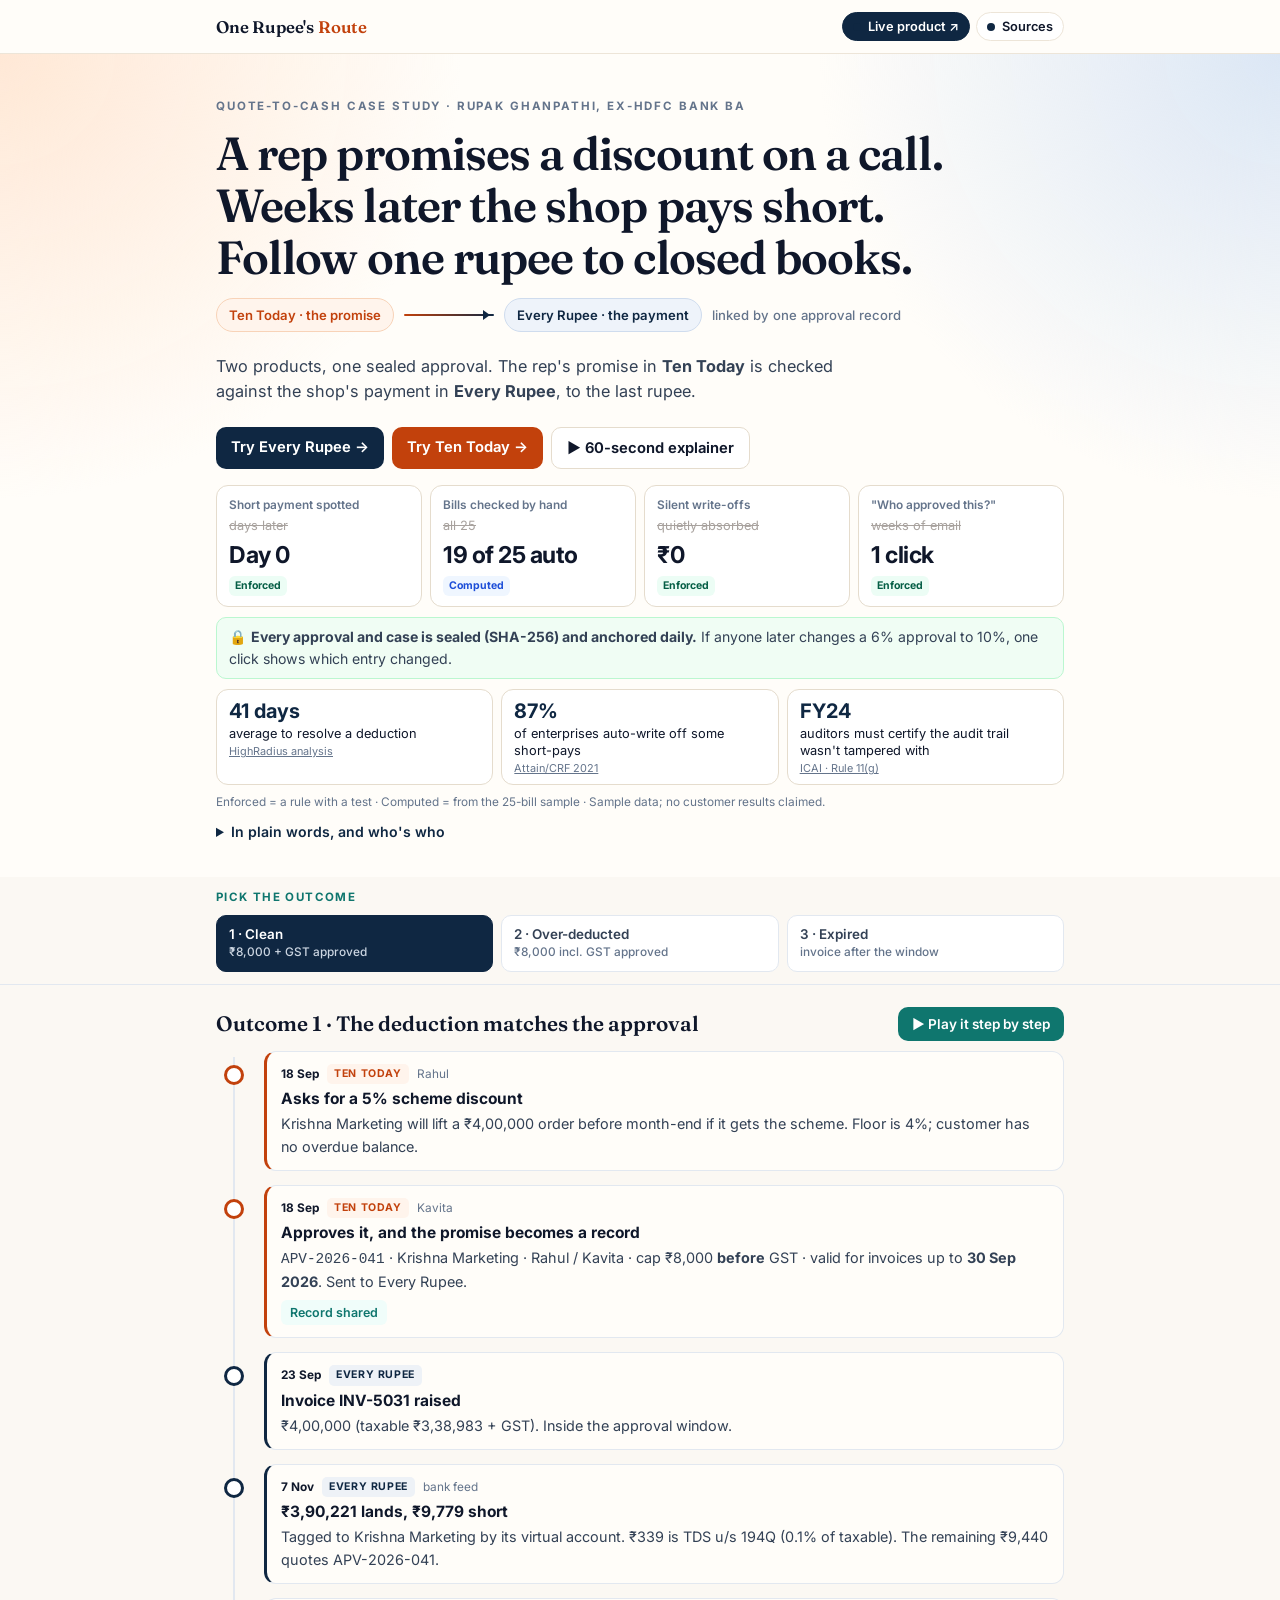
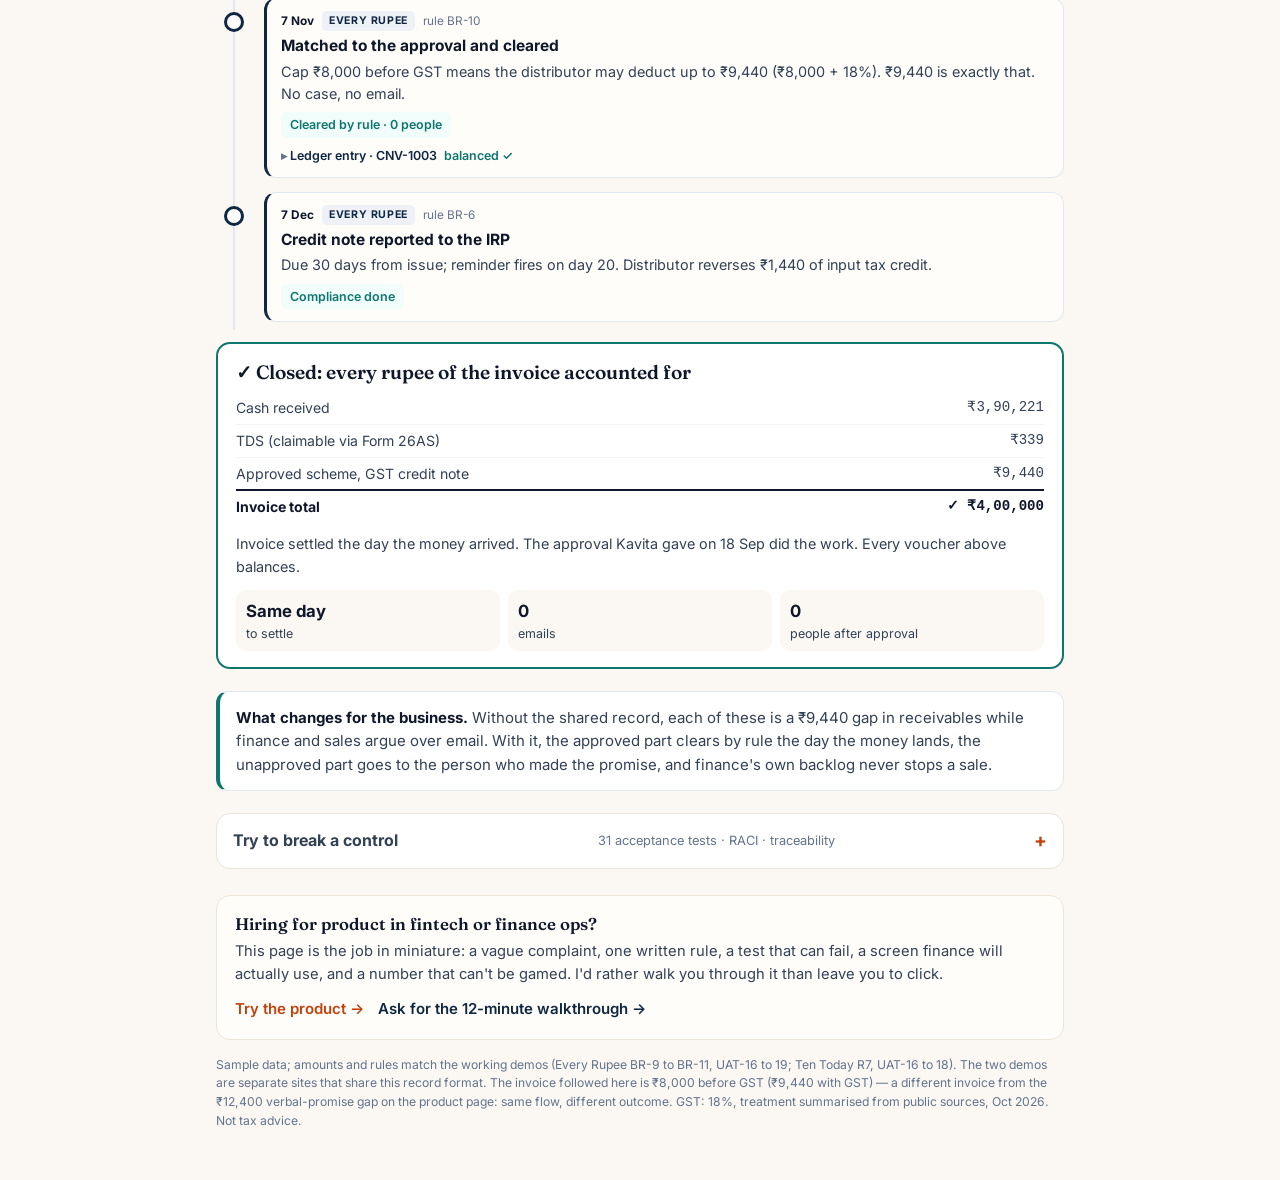
<file: site/index.html>
<!doctype html>
<html lang="en"><head><meta charset="utf-8"><meta name="viewport" content="width=device-width,initial-scale=1">
<title>Every Rupee · Quote to Cash — one rupee's route from approval to closed books</title>
<meta name="description" content="One discount, followed from the sales approval to a closed invoice and balanced books: three real outcomes, every step dated, every entry posted.">
<meta property="og:type" content="website">
<meta property="og:title" content="Every Rupee · Quote to Cash — one rupee's route from approval to closed books">
<meta property="og:description" content="A discount promised in sales gets paid for in finance. Pick an outcome and watch every date, decision and ledger entry until the invoice balances to the rupee.">
<meta property="og:url" content="https://everyrupee-o2c.vercel.app/">
<meta property="og:image" content="https://everyrupee-o2c.vercel.app/og.png">
<meta name="twitter:card" content="summary_large_image">
<link rel="canonical" href="https://everyrupee-o2c.vercel.app/">
<link rel="icon" href="favicon.svg">
<link href="https://fonts.googleapis.com/css2?family=Inter:wght@400;500;600;700&family=Fraunces:opsz,wght@9..144,500;9..144,600&display=swap" rel="stylesheet">
<style>
:root{--ink:#0F172A;--txt:#334155;--mut:#64748B;--line:#E2E8F0;--navy:#0F2742;--teal:#0F766E;--tealbg:#F0FDFA;--amber:#B45309;--amberbg:#FFFBEB;--red:#B91C1C;--redbg:#FEF2F2;--bg:#FBF8F3;--tt:#C2410C;--ttbg:#FFF4EC;--paper:#FFFDF9}
*{box-sizing:border-box}body{margin:0;font:15px/1.55 Inter,Arial,sans-serif;color:var(--txt);background:var(--bg)}
.w{max-width:880px;margin:0 auto;padding:0 16px}
.mast{border-bottom:1px solid #EDE5D8;background:var(--paper)}.mast .w{display:flex;justify-content:space-between;align-items:center;gap:10px;padding-top:12px;padding-bottom:12px;flex-wrap:wrap}
.wm{font:600 1.05rem Fraunces,Georgia,serif;color:var(--ink);text-decoration:none;letter-spacing:-.01em}.wm i{font-style:normal;color:var(--tt)}
.mast nav a{font:600 .8rem Inter,Arial;color:var(--txt);text-decoration:none;margin-left:14px}.mast nav a:hover{color:var(--ink)}.mast nav a:first-child{margin-left:0}
.top{background:radial-gradient(60% 90% at 0% 0%,#FFE8D6 0%,transparent 60%),radial-gradient(60% 90% at 100% 0%,#DCE7F5 0%,transparent 60%),var(--paper)}
.top .w{padding-top:44px;padding-bottom:30px}
.k{font-size:.72rem;font-weight:700;letter-spacing:.16em;color:var(--mut);text-transform:uppercase;margin:0 0 12px}
h1{font:600 clamp(1.9rem,4.4vw,2.9rem)/1.12 Fraunces,Georgia,serif;color:var(--ink);margin:0 0 14px;letter-spacing:-.02em;max-width:760px}
.lead{color:var(--txt);margin:0 0 22px;max-width:660px;font-size:1.02rem}
.rt{display:flex;align-items:center;gap:10px;margin:0 0 22px;font-size:.82rem;font-weight:600;flex-wrap:wrap}
.rt .a{color:var(--tt);background:var(--ttbg);border:1px solid #F8D3B8;padding:6px 12px;border-radius:99px}
.rt .b{color:var(--navy);background:#EEF3FA;border:1px solid #CFDCEE;padding:6px 12px;border-radius:99px}
.rt .ln{flex:0 1 90px;height:2px;background:linear-gradient(90deg,var(--tt),var(--navy));border-radius:2px;position:relative}.rt .ln:after{content:"";position:absolute;right:-1px;top:-4px;border:5px solid transparent;border-left:7px solid var(--navy)}
.rt .rec{color:var(--mut);font-weight:500}
.cast{display:flex;flex-wrap:wrap;gap:8px}.cast span{background:#fff;border:1px solid #EDE5D8;border-radius:99px;padding:4px 11px;font-size:.8rem;color:var(--txt)}.cast span.s{border-color:#F8D3B8}.cast span.f{border-color:#CFDCEE}
.pick{position:sticky;top:0;z-index:5;background:rgba(251,248,243,.96);backdrop-filter:blur(6px);border-bottom:1px solid var(--line)}
.pick .w{padding-top:12px;padding-bottom:12px}.pick p{margin:0 0 8px;font-size:.72rem;font-weight:700;letter-spacing:.12em;text-transform:uppercase;color:var(--teal)}
.mode{display:grid;grid-template-columns:repeat(3,1fr);gap:8px}
.mode button{font:600 .84rem/1.3 Inter,Arial;padding:10px 12px;border-radius:10px;border:1px solid var(--line);background:#fff;color:var(--txt);cursor:pointer;text-align:left}
.mode button small{display:block;font-weight:500;color:var(--mut);font-size:.74rem;margin-top:2px}
.mode button.on{background:var(--navy);color:#fff;border-color:var(--navy)}.mode button.on small{color:#CBD5E1}
.bar2{display:flex;justify-content:space-between;align-items:center;margin:22px 0 10px;gap:10px;flex-wrap:wrap}.bar2 h2{margin:0;color:var(--ink);font:600 1.3rem Fraunces,Georgia,serif}
details.lg{margin-top:8px}details.lg summary{cursor:pointer;font-size:.78rem;font-weight:600;color:var(--navy);list-style:none}details.lg summary::-webkit-details-marker{display:none}details.lg summary:before{content:"▸ ";color:var(--mut)}details.lg[open] summary:before{content:"▾ "}details.lg summary span{color:var(--teal);font-weight:600;margin-left:4px}.pc{display:flex;align-items:center;gap:10px}#prog{font-size:.8rem;color:var(--mut);font-weight:600}.ev.now .box{border-color:var(--teal);box-shadow:0 0 0 3px #CCFBF1}.play{font:600 .85rem Inter,Arial;padding:9px 14px;border-radius:10px;border:0;background:var(--teal);color:#fff;cursor:pointer}
ol.tl{list-style:none;margin:0;padding:0;position:relative}
ol.tl:before{content:"";position:absolute;left:17px;top:6px;bottom:6px;width:2px;background:var(--line)}
.ev{position:relative;padding:0 0 14px 48px;transition:opacity .35s,transform .35s}
.ev.hide{opacity:0;transform:translateY(8px)}
.dot{position:absolute;left:8px;top:14px;width:20px;height:20px;border-radius:50%;background:#fff;border:3px solid var(--navy)}
.ev.tt .dot{border-color:var(--tt)}.ev.end .dot{background:var(--teal);border-color:var(--teal)}
.box{background:var(--paper);border:1px solid var(--line);border-radius:12px;padding:12px 14px}
.meta{display:flex;gap:8px;flex-wrap:wrap;align-items:center;font-size:.74rem;color:var(--mut);margin-bottom:3px}
.tag{font-weight:700;letter-spacing:.06em;text-transform:uppercase;font-size:.66rem;padding:2px 7px;border-radius:5px;background:#EEF2F7;color:var(--navy)}
.ev.tt .tag{background:var(--ttbg);color:var(--tt)}.ev.tt .box{border-left:3px solid var(--tt)}.ev.er .box{border-left:3px solid var(--navy)}
.box b.h{display:block;color:var(--ink);font-size:.97rem}
.box p{margin:2px 0 0;font-size:.9rem}
.chip{display:inline-block;margin-top:7px;font-size:.78rem;font-weight:600;padding:3px 9px;border-radius:6px}
.ok{background:var(--tealbg);color:var(--teal)}.am{background:var(--amberbg);color:var(--amber)}.rd{background:var(--redbg);color:var(--red)}
table.jv{width:100%;border-collapse:collapse;margin-top:8px;font-size:.8rem}
table.jv td{padding:4px 6px;border-top:1px solid #F1F5F9}table.jv td.n{text-align:right;font-family:ui-monospace,Menlo,monospace;white-space:nowrap}
table.jv tr.hd td{color:var(--mut);font-size:.68rem;text-transform:uppercase;letter-spacing:.06em;border:0}
.close{background:#fff;border:2px solid var(--teal);border-radius:14px;padding:16px 18px;margin:6px 0 0}
.close h3{margin:0 0 8px;color:var(--ink);font:600 1.2rem Fraunces,Georgia,serif}
table.rc{width:100%;border-collapse:collapse;font-size:.88rem}table.rc td{padding:5px 0;border-bottom:1px solid #F1F5F9}table.rc td.n{text-align:right;white-space:nowrap;font-family:ui-monospace,Menlo,monospace}
table.rc tr.t td{font-weight:700;color:var(--ink);border-bottom:0;border-top:2px solid var(--ink)}
.kpis{display:grid;grid-template-columns:repeat(3,1fr);gap:8px;margin-top:12px}.kpis div{background:var(--bg);border-radius:10px;padding:8px 10px;font-size:.78rem}.kpis b{display:block;font-size:1.05rem;color:var(--ink)}
.why{background:#fff;border:1px solid var(--line);border-left:4px solid var(--teal);border-radius:12px;padding:14px 16px;margin:22px 0 0}
.links{display:flex;gap:10px;flex-wrap:wrap;margin:18px 0 0}.links a{font:600 .86rem Inter,Arial;padding:10px 14px;border-radius:10px;text-decoration:none;border:1px solid var(--line);background:#fff;color:var(--navy)}.links a.p{background:var(--navy);color:#fff;border-color:var(--navy)}
.note{font-size:.76rem;color:var(--mut);margin:16px 0 50px}
@media(max-width:600px){.rt{display:grid;grid-template-columns:auto;justify-items:start;gap:6px}.rt .ln{width:2px;height:16px;flex:none;margin-left:22px;background:linear-gradient(180deg,var(--tt),var(--navy))}.rt .ln:after{right:-5px;top:auto;bottom:-8px;border:5px solid transparent;border-top:7px solid var(--navy)}.mast nav a{margin-left:10px;font-size:.76rem}.mode button{white-space:nowrap;font-size:.72rem}h1{font-size:1.65rem}.mode{grid-template-columns:repeat(3,1fr);gap:6px}.mode button{padding:8px 8px;font-size:.76rem;text-align:center}.mode button small{display:none}.pick .w{padding-top:8px;padding-bottom:8px}.pick p{display:none}.kpis{grid-template-columns:1fr 1fr 1fr}.ev{padding-left:40px}ol.tl:before{left:13px}.dot{left:4px}}
.mast nav{display:flex;gap:6px;flex-wrap:wrap}.mast nav a{display:flex;align-items:center;gap:7px;margin:0!important;padding:6px 10px;border:1px solid #EDE5D8;border-radius:99px;background:#fff;font-size:.8rem;color:var(--ink)}
.mast nav a small{font-weight:500;color:var(--mut);font-size:.72rem}.mast nav a i{width:8px;height:8px;border-radius:50%;display:inline-block}
.mast nav .n1 i{background:var(--tt)}.mast nav .n2 i{background:var(--navy)}.mast nav .n3 i{background:#9CA3AF}.mast nav a:hover{border-color:#D6C9B5}.mast nav a.on{background:var(--ttbg);border-color:#F8D3B8;color:var(--tt)}
@media(max-width:760px){.mast nav a.hide-m{display:none}}
.nx{font:600 1.3rem Fraunces,Georgia,serif;color:var(--ink);margin:30px 0 12px}
.next{display:grid;grid-template-columns:repeat(3,1fr);gap:12px}
.nc{display:flex;flex-direction:column;gap:4px;padding:16px;border-radius:14px;background:var(--paper);border:1px solid #EDE5D8;border-top:4px solid #9CA3AF;text-decoration:none;color:var(--txt)}
.nc.s{border-top-color:var(--tt)}.nc.f{border-top-color:var(--navy)}
.nc small{font-size:.7rem;font-weight:700;letter-spacing:.06em;text-transform:uppercase;color:var(--mut)}
.nc b{color:var(--ink);font-size:1rem}.nc span{font-size:.86rem}.nc em{font-style:normal;font-weight:600;font-size:.86rem;margin-top:auto;padding-top:8px}
.nc.s em{color:var(--tt)}.nc.f em{color:var(--navy)}.nc.l em{color:#4B5563}.nc:hover{border-color:#D6C9B5}
@media(max-width:700px){.next{grid-template-columns:1fr}.mast nav a small{display:none}}
.next.two{grid-template-columns:1fr 1fr}
.proof{margin-top:8px}.pl{margin:0 0 12px;max-width:640px}.pl b{color:var(--ink)}
.pr{display:grid;grid-template-columns:1fr 1fr;gap:1px;background:#EDE5D8;border:1px solid #EDE5D8;border-radius:12px;overflow:hidden}
.pr a{background:var(--paper);padding:13px 15px;text-decoration:none;color:var(--txt);display:flex;flex-direction:column;gap:2px}.pr a:hover{background:#fff}
.pr b{color:var(--ink);font-size:.92rem}.pr span{font-size:.82rem;color:var(--mut)}
@media(max-width:700px){.next.two,.pr{grid-template-columns:1fr}}
.plain{display:flex;gap:14px;align-items:center;flex-wrap:wrap;background:#fff;border:1px solid #EDE5D8;border-radius:14px;padding:14px 16px;margin:0 0 20px;max-width:760px}
.plain p{margin:0;flex:1 1 380px;font-size:.95rem}.plain b{color:var(--ink)}
#xp{font:600 .92rem Inter,Arial;background:var(--tt);color:#fff;border:0;border-radius:10px;padding:11px 16px;cursor:pointer;white-space:nowrap;box-shadow:0 6px 16px -8px rgba(194,65,12,.6)}
.xg{position:fixed;left:50%;bottom:18px;transform:translateX(-50%);width:min(560px,calc(100% - 24px));background:#111827;color:#F9FAFB;border-radius:16px;padding:16px 18px 14px;z-index:50;box-shadow:0 18px 40px -10px rgba(0,0,0,.45);font-size:.98rem;line-height:1.5}
.xg .st{font-size:.7rem;letter-spacing:.12em;text-transform:uppercase;color:#FDBA74;font-weight:700;margin:0 0 6px}
.xg p{margin:0 0 12px}.xg b{color:#fff}
.xg .bar{height:3px;background:#374151;border-radius:3px;overflow:hidden;margin:0 0 12px}.xg .bar i{display:block;height:100%;width:0;background:#FDBA74}
.xg .ctl{display:flex;justify-content:space-between;align-items:center;gap:8px}.xg button{font:600 .85rem Inter,Arial;border-radius:9px;padding:8px 13px;cursor:pointer;border:1px solid #4B5563;background:transparent;color:#E5E7EB}
.xg button.n{background:#fff;color:#111827;border-color:#fff}.xg .x{border:0;padding:4px 6px;color:#9CA3AF}
.xhl{scroll-margin-top:96px;outline:3px solid #FDBA74!important;outline-offset:4px;border-radius:12px;transition:outline-color .3s}
.cta3{display:flex;flex-wrap:wrap;gap:8px;margin:14px 0 0}.cta3 a,.cta3 #xp{text-decoration:none;font:650 .92rem Inter,Arial;border-radius:10px;padding:11px 15px}
.cta3 .c1{background:var(--navy);color:#fff}.cta3 .c2{background:var(--tt);color:#fff}.cta3 #xp{background:#fff!important;color:var(--ink)!important;border:1px solid #E5DCCD!important;box-shadow:none!important}
.ba4{display:grid;grid-template-columns:repeat(4,minmax(0,1fr));gap:8px;margin:16px 0 0}.ba4>div{display:grid;gap:2px;background:#fff;border:1px solid #E5DCCD;border-radius:12px;padding:10px 12px}
.ba4 span{font-size:.74rem;color:var(--mut);font-weight:600}.ba4 s{font-size:.8rem;color:#A8A29E}.ba4 b{font-size:1.45rem;letter-spacing:-.02em;color:var(--ink)}
.ba4 em{font-style:normal;justify-self:start;font-size:.66rem;font-weight:700;background:#ECFDF5;color:#065F46;border-radius:6px;padding:2px 6px}.ba4 em.c{background:#EFF6FF;color:#1D4ED8}
.seal1{margin:10px 0 0;font-size:.88rem;background:#F0FDF4;border:1px solid #BBF7D0;border-radius:10px;padding:8px 12px}
.st3{display:grid;grid-template-columns:repeat(3,minmax(0,1fr));gap:8px;margin:10px 0 0}.st3 a{text-decoration:none;color:var(--ink);font-size:.8rem;background:#fff;border:1px solid #E5DCCD;border-radius:12px;padding:8px 12px;line-height:1.35}.st3 b{display:block;font-size:1.25rem;color:var(--navy)}.st3 i{display:block;font-style:normal;font-size:.68rem;color:var(--mut);text-decoration:underline;margin-top:2px}
.tagnote{font-size:.74rem;color:var(--mut);margin:8px 0 0}.more1{margin:10px 0 4px}.more1>summary{cursor:pointer;font-weight:600;font-size:.88rem;color:var(--navy)}.more1[open]>summary{margin-bottom:8px}
@media(max-width:640px){.ba4{grid-template-columns:1fr 1fr}.st3{grid-template-columns:1fr}.st3 b{display:inline;margin-right:6px;font-size:1.05rem}}
.deep{margin:22px 0 0;border:1px solid #EDE5D8;border-radius:14px;background:#fff;padding:12px 16px}.deep>summary{cursor:pointer;list-style:none;display:flex;justify-content:space-between;gap:10px;align-items:center;font-size:1rem}.deep>summary::-webkit-details-marker{display:none}.deep>summary span{font-size:.8rem;color:var(--mut)}.deep>summary::after{content:'+';color:var(--tt);font-weight:700;font-size:1.2rem}.deep[open]>summary::after{content:'−'}
</style></head><body>
<div class="mast"><div class="w"><a class="wm" href="index.html">One Rupee's <i>Route</i></a><nav><a class="n2" href="https://every-rupee-gets-owner.lovable.app/demo" style="background:var(--navy);color:#fff;border-color:var(--navy)"><i></i>Live product ↗</a><a class="n2" href="sources.html"><i></i>Sources</a></nav></div></div>
<header class="top"><div class="w">
<p class="k">Quote-to-cash case study · Rupak Ghanpathi, ex-HDFC Bank BA</p>
<h1>A rep promises a discount on a call. Weeks later the shop pays short. Follow one rupee to closed books.</h1>
<div class="rt"><span class="a">Ten Today · the promise</span><span class="ln"></span><span class="b">Every Rupee · the payment</span><span class="rec">linked by one approval record</span></div>
<p class="lead">Two products, one sealed approval. The rep's promise in <b>Ten Today</b> is checked against the shop's payment in <b>Every Rupee</b>, to the last rupee.</p>
<p class="cta3"><a class="c1" href="https://every-rupee-gets-owner.lovable.app/demo">Try Every Rupee →</a><a class="c2" href="https://tentoday.vercel.app/app.html">Try Ten Today →</a><button id="xp" type="button">▶ 60-second explainer</button></p>
<div class="ba4">
 <div><span>Short payment spotted</span><s>days later</s><b>Day 0</b><em>Enforced</em></div>
 <div><span>Bills checked by hand</span><s>all 25</s><b>19 of 25 auto</b><em class="c">Computed</em></div>
 <div><span>Silent write-offs</span><s>quietly absorbed</s><b>₹0</b><em>Enforced</em></div>
 <div><span>"Who approved this?"</span><s>weeks of email</s><b>1 click</b><em>Enforced</em></div>
</div>
<p class="seal1">🔒 <b>Every approval and case is sealed (SHA-256) and anchored daily.</b> If anyone later changes a 6% approval to 10%, one click shows which entry changed.</p>
<div class="st3"><a href="https://www.highradius.com/finsider/deduction-metrics-enterprises/" target="_blank" rel="noopener"><b>41 days</b> average to resolve a deduction <i>HighRadius analysis</i></a><a href="https://www.highradius.com/finsider/deduction-metrics-enterprises/" target="_blank" rel="noopener"><b>87%</b> of enterprises auto-write off some short-pays <i>Attain/CRF 2021</i></a><a href="https://cajournal.icai.org/article-details/audit-trail-requirements-responsibilities" target="_blank" rel="noopener"><b>FY24</b> auditors must certify the audit trail wasn't tampered with <i>ICAI · Rule 11(g)</i></a></div>
<p class="tagnote">Enforced = a rule with a test · Computed = from the 25-bill sample · Sample data; no customer results claimed.</p>
<details class="more1"><summary>In plain words, and who's who</summary><div class="plain"><p><b>In plain words:</b> a salesperson promises a shop a discount. Weeks later the shop pays less than the bill. This shows who decides whether that's right, and how the books still balance to the last rupee.</p></div><div class="cast"><span class="s"><b>Rahul</b> · sales rep (unapproved claims)</span><span class="s"><b>Kavita</b> · sales manager (approves discounts &amp; handles expired caps)</span><span class="f"><b>Asha</b> · AR executive (closes ≤₹10k &amp; submits &gt;₹10k)</span><span class="f"><b>Vikram</b> · finance controller (2nd approver &gt;₹10k)</span><span><b>Krishna Marketing, Surat</b> · distributor</span></div></details>
</div></header>
<nav class="pick"><div class="w"><p>Pick the outcome</p><div class="mode">
<button data-m="pre" class="on">1 · Clean<small>₹8,000 + GST approved</small></button>
<button data-m="inc">2 · Over-deducted<small>₹8,000 incl. GST approved</small></button>
<button data-m="late">3 · Expired<small>invoice after the window</small></button>
</div></div></nav>
<main class="w">
<div class="bar2"><h2 id="ttl"></h2><span class="pc"><span id="prog"></span><button class="play" id="play">▶ Play it step by step</button></span></div>
<ol class="tl" id="tl"></ol>
<div class="close" id="close"></div>
<div class="why"><b style="color:var(--ink)">What changes for the business.</b> Without the shared record, each of these is a ₹9,440 gap in receivables while finance and sales argue over email. With it, the approved part clears by rule the day the money lands, the unapproved part goes to the person who made the promise, and finance's own backlog never stops a sale.</div>

<details class="deep" id="proof-wrap"><summary><b>Try to break a control</b><span>31 acceptance tests · RACI · traceability</span></summary><section class="proof" id="proof"><h2 class="nx">Make-or-Break Controls · Test Asha (Brand) &amp; Neha (Lender)</h2>
<p class="pl">Instead of a static "all passed" table, pick a desk and <b>try to break a control</b>—or run all 31 acceptance tests against the live rule engine right here.</p>
<div style="background:#fff;border:1px solid #EDE5D8;border-radius:14px;padding:16px;margin-bottom:16px">
  <div style="display:flex;justify-content:space-between;align-items:center;gap:10px;flex-wrap:wrap;margin-bottom:12px">
    <div style="display:flex;gap:6px;flex-wrap:wrap" id="mb-tabs">
      <button type="button" data-p="asha" style="font:600 .82rem Inter,Arial;padding:8px 13px;border-radius:9px;border:1px solid var(--navy);background:var(--navy);color:#fff;cursor:pointer">Asha · Brand AR Desk (11 rules)</button>
      <a href="https://every-rupee-gets-owner.lovable.app/demo" style="font:600 .82rem Inter,Arial;padding:8px 13px;border-radius:9px;border:1px solid #0F766E;background:#F0FDFA;color:#0F766E;text-decoration:none;display:inline-flex;align-items:center;gap:6px">⚡ Launch Live Product &amp; ServiceNow Hub →</a>
      <button type="button" data-p="neha" style="font:600 .82rem Inter,Arial;padding:8px 13px;border-radius:9px;border:1px solid var(--line);background:#fff;color:var(--ink);cursor:pointer">Neha · Lender EMI Desk (5 rules)</button>
    </div>
    <button type="button" id="mb-runall" style="font:600 .8rem Inter,Arial;padding:8px 12px;border-radius:9px;border:1px solid var(--teal);background:var(--tealbg);color:var(--teal);cursor:pointer">▶ Verify all 6 controls</button>
  </div>
  <div style="overflow-x:auto">
    <table style="width:100%;border-collapse:collapse;font-size:.84rem" id="mb-tbl">
      <thead><tr style="border-bottom:2px solid var(--line);text-align:left;font-size:.7rem;text-transform:uppercase;letter-spacing:.06em;color:var(--mut)"><th style="padding:8px 6px">Rule / UAT</th><th style="padding:8px 6px">What the user tries to do</th><th style="padding:8px 6px">Control outcome</th><th style="padding:8px 6px;text-align:right">Test it</th></tr></thead>
      <tbody id="mb-body"></tbody>
    </table>
  </div>
  <div id="mb-out" style="margin-top:12px;padding:11px 14px;border-radius:10px;background:#111827;color:#F9FAFB;font-family:ui-monospace,Menlo,monospace;font-size:.78rem;line-height:1.5;display:none"></div>
</div>

<h2 class="nx" style="margin-top:24px">Core BA Specification · Why, RACI &amp; Traceability</h2>
<div style="background:#fff;border:1px solid #EDE5D8;border-radius:14px;padding:16px">
  <div style="display:flex;gap:6px;flex-wrap:wrap;border-bottom:1px solid var(--line);padding-bottom:10px;margin-bottom:12px" id="sp-tabs">
    <button type="button" data-sp="sig" style="font:600 .8rem Inter,Arial;padding:6px 12px;border-radius:8px;border:1px solid var(--navy);background:var(--navy);color:#fff;cursor:pointer">1 · Filing Signal &amp; Problem</button>
    <button type="button" data-sp="raci" style="font:600 .8rem Inter,Arial;padding:6px 12px;border-radius:8px;border:1px solid var(--line);background:#fff;color:var(--ink);cursor:pointer">2 · RACI Matrix</button>
    <button type="button" data-sp="trc" style="font:600 .8rem Inter,Arial;padding:6px 12px;border-radius:8px;border:1px solid var(--line);background:#fff;color:var(--ink);cursor:pointer">3 · Pain → Rule → UAT</button>
  </div>
  <div id="sp-sig">
    <div style="display:grid;grid-template-columns:repeat(auto-fit,minmax(180px,1fr));gap:10px;margin-bottom:10px">
      <div style="background:var(--bg);padding:10px 12px;border-radius:10px"><b style="font-size:1.15rem;color:var(--ink)">+14.0% vs +8.8%</b><small style="display:block;color:var(--mut)">Cello FY25→FY26 receivables (₹658→₹750 Cr) vs revenue (₹2,136→₹2,324 Cr)</small></div>
      <div style="background:var(--bg);padding:10px 12px;border-radius:10px"><b style="font-size:1.15rem;color:var(--tt)">≈ ₹34 Cr</b><small style="display:block;color:var(--mut)">Receivables growth above revenue pace (signal for discovery, not a diagnosis)</small></div>
      <div style="background:var(--bg);padding:10px 12px;border-radius:10px"><b style="font-size:1.15rem;color:var(--teal)">30 Nov 2026</b><small style="display:block;color:var(--mut)">CGST s.34(2) credit-note window for FY25-26 supplies before GST is lost</small></div>
    </div>
    <p style="margin:0;font-size:.84rem;color:var(--mut)"><b>Downloads:</b> <a href="Cello_O2C_BRD.pdf" style="color:var(--navy);font-weight:600">BRD (PDF)</a> · <a href="Cello_O2C_Case_Study.pdf" style="color:var(--navy);font-weight:600">Full Case Study (PDF)</a> · <a href="Cello_O2C_One_Pager.pdf" style="color:var(--navy);font-weight:600">One-Pager (PDF)</a> · <a href="sources.html" style="color:var(--navy);font-weight:600">All Public Sources →</a></p>
  </div>
  <div id="sp-raci" style="display:none;overflow-x:auto">
    <table style="width:100%;border-collapse:collapse;font-size:.82rem">
      <thead><tr style="border-bottom:1px solid var(--line);text-align:left;color:var(--mut)"><th style="padding:6px">Activity</th><th>Asha (AR Exec)</th><th>AR Lead</th><th>Vikram (Controller)</th><th>Rahul / Kavita (Sales)</th><th>Audit</th></tr></thead>
      <tbody>
        <tr style="border-bottom:1px solid #F1F5F9"><td style="padding:6px">Match UTR &amp; split 194Q TDS</td><td><b>R</b></td><td>A</td><td>I</td><td>—</td><td>—</td></tr>
        <tr style="border-bottom:1px solid #F1F5F9"><td style="padding:6px">Verify unapproved / expired scheme</td><td>C</td><td>—</td><td>—</td><td><b>R / A</b></td><td>I</td></tr>
        <tr style="border-bottom:1px solid #F1F5F9"><td style="padding:6px">Close gap ≤ ₹10,000 with evidence</td><td><b>R</b></td><td>A</td><td>I</td><td>C</td><td>I</td></tr>
        <tr><td style="padding:6px">Approve gap &gt; ₹10,000 (BR-5)</td><td>Submits (Maker)</td><td>R</td><td><b>Approves (Checker)</b></td><td>C</td><td>I</td></tr>
      </tbody>
    </table>
  </div>
  <div id="sp-trc" style="display:none;overflow-x:auto">
    <table style="width:100%;border-collapse:collapse;font-size:.82rem">
      <thead><tr style="border-bottom:1px solid var(--line);text-align:left;color:var(--mut)"><th style="padding:6px">Pain Point</th><th>Control Spec</th><th>Rule &amp; UAT</th></tr></thead>
      <tbody>
        <tr style="border-bottom:1px solid #F1F5F9"><td style="padding:6px">Unreferenced bank receipts sit in suspense</td><td>Virtual account per distributor; hold if no invoice ref</td><td><code>BR-1 · UAT-01, UAT-15</code></td></tr>
        <tr style="border-bottom:1px solid #F1F5F9"><td style="padding:6px">0.1% TDS u/s 194Q mistaken for short-payment</td><td>Auto-split 0.1% above ₹50L turnover to Form 26AS</td><td><code>BR-2 · UAT-02</code></td></tr>
        <tr style="border-bottom:1px solid #F1F5F9"><td style="padding:6px">Verbal/over-cap discounts silently written off</td><td>Match Ten Today approval cap; route excess to Rep</td><td><code>BR-4, BR-10 · UAT-04, UAT-17</code></td></tr>
        <tr><td style="padding:6px">Single-person approval &amp; DB row tampering</td><td>Maker-checker &gt;₹10k + linked SHA-256 chain</td><td><code>BR-5 · UAT-06</code></td></tr>
      </tbody>
    </table>
  </div>
</div>
</section>
</details>
<section style="margin:26px 0 0;border:1px solid #EDE5D8;border-radius:14px;background:var(--paper);padding:18px">
<p style="margin:0 0 6px;font:600 1.05rem Fraunces,Georgia,serif;color:var(--ink)">Hiring for product in fintech or finance ops?</p>
<p style="margin:0 0 12px;font-size:.92rem">This page is the job in miniature: a vague complaint, one written rule, a test that can fail, a screen finance will actually use, and a number that can't be gamed. I'd rather walk you through it than leave you to click.</p>
<p style="margin:0;display:flex;gap:14px;flex-wrap:wrap;align-items:center"><a href="https://every-rupee-gets-owner.lovable.app" style="font-weight:600;color:var(--tt);text-decoration:none">Try the product →</a><a href="mailto:rupakr2g@gmail.com?subject=Every%20Rupee%20walkthrough" style="font-weight:600;color:var(--navy);text-decoration:none">Ask for the 12-minute walkthrough →</a></p>
</section>
<p class="note">Sample data; amounts and rules match the working demos (Every Rupee BR-9 to BR-11, UAT-16 to 19; Ten Today R7, UAT-16 to 18). The two demos are separate sites that share this record format. The invoice followed here is ₹8,000 before GST (₹9,440 with GST) — a different invoice from the ₹12,400 verbal-promise gap on the product page: same flow, different outcome. GST: 18%, treatment summarised from public sources, Oct 2026. Not tax advice.</p>
</main>
<script>
var R=function(n){return "₹"+n.toLocaleString("en-IN")};
function jv(id,lines){return "<details class='lg'><summary>Ledger entry · "+id.split(" · ")[0]+" <span>balanced ✓</span></summary><table class='jv'><tr class='hd'><td>"+id+"</td><td class='n'>Debit</td><td class='n'>Credit</td></tr>"+lines.map(function(l){return "<tr><td>"+l[0]+"</td><td class='n'>"+(l[1]?R(l[1]):"")+"</td><td class='n'>"+(l[2]?R(l[2]):"")+"</td></tr>"}).join("")+"</table></details>"}
var START=[
 ["18 Sep","tt","Ten Today · Rahul","Asks for a 5% scheme discount","Krishna Marketing will lift a ₹4,00,000 order before month-end if it gets the scheme. Floor is 4%; customer has no overdue balance.","",""],
];
function approval(id,inc){return ["18 Sep","tt","Ten Today · Kavita","Approves it, and the promise becomes a record","<span style='font-family:monospace'>"+id+"</span> · Krishna Marketing · Rahul / Kavita · cap ₹8,000 "+(inc?"<b>including</b> GST":"<b>before</b> GST")+" · valid for invoices up to <b>30 Sep 2026</b>. Sent to Every Rupee.","ok","Record shared"]}
var S={
pre:{t:"Outcome 1 · The deduction matches the approval",ev:[START[0],approval("APV-2026-041",false),
 ["23 Sep","er","Dispatch","Invoice INV-5031 raised","₹4,00,000 (taxable ₹3,38,983 + GST). Inside the approval window.","",""],
 ["7 Nov","er","Every Rupee · bank feed","₹3,90,221 lands, ₹9,779 short","Tagged to Krishna Marketing by its virtual account. ₹339 is TDS u/s 194Q (0.1% of taxable). The remaining ₹9,440 quotes APV-2026-041.","",jv("RV-1001 · receipt",[["Bank (collections)",390221,0],["Trade receivables · Krishna Marketing",0,390221]])+jv("JV-1002 · TDS",[["TDS receivable (194Q)",339,0],["Trade receivables · Krishna Marketing",0,339]])],
 ["7 Nov","er","Every Rupee · rule BR-10","Matched to the approval and cleared","Cap ₹8,000 before GST means the distributor may deduct up to ₹9,440 (₹8,000 + 18%). ₹9,440 is exactly that. No case, no email.","ok","Cleared by rule · 0 people",jv("CNV-1003 · GST credit note CN-201",[["Trade scheme discount",8000,0],["Output GST (s.34 credit note)",1440,0],["Trade receivables · Krishna Marketing",0,9440]])],
 ["7 Dec","er","Every Rupee · rule BR-6","Credit note reported to the IRP","Due 30 days from issue; reminder fires on day 20. Distributor reverses ₹1,440 of input tax credit.","ok","Compliance done"]],
 rc:[["Cash received",390221],["TDS (claimable via Form 26AS)",339],["Approved scheme, GST credit note",9440]],k:[["Same day","to settle"],["0","emails"],["0","people after approval"]],
 end:"Invoice settled the day the money arrived. The approval Kavita gave on 18 Sep did the work."},
inc:{t:"Outcome 2 · The distributor deducts more than was approved",ev:[START[0],approval("APV-2026-042",true),
 ["23 Sep","er","Dispatch","Invoice INV-5031 raised","₹4,00,000 (taxable ₹3,38,983 + GST). Inside the approval window.","",""],
 ["7 Nov","er","Every Rupee · bank feed","₹3,90,221 lands, ₹9,779 short","₹339 is TDS. The remaining ₹9,440 quotes APV-2026-042, which allowed ₹8,000 all-in. The distributor added GST on top.","",jv("RV-1001 · receipt",[["Bank (collections)",390221,0],["Trade receivables · Krishna Marketing",0,390221]])+jv("JV-1002 · TDS",[["TDS receivable (194Q)",339,0],["Trade receivables · Krishna Marketing",0,339]])],
 ["7 Nov","er","Every Rupee · rule BR-10","Split at the cap: ₹8,000 clears, ₹1,440 goes to Rahul","The approved ₹8,000 closes by rule. Only the ₹1,440 excess becomes case C-3302, owned by Rahul, because he made the promise. Finance isn't left chasing it.","am","85% cleared on day 1",jv("CNV-1003 · GST credit note CN-201",[["Trade scheme discount",6780,0],["Output GST (s.34 credit note)",1220,0],["Trade receivables · Krishna Marketing",0,8000]])],
 ["7 Nov","er","Every Rupee · separately","A ₹18,000 damage claim on another invoice waits for Vikram","Evidence attached, but above ₹10,000 it needs a second approver. This is finance's backlog, not the distributor's or Rahul's.","",""],
 ["23 Nov","tt","Ten Today · rule R7","Krishna Marketing asks for a new discount. Kavita can't approve it yet","Her card reads: waiting on finance ₹18,000 (doesn't block) · Rahul's ₹1,440, 16 days old (<b>blocks</b>). The block names whose move it is.","rd","Blocked: rep's claim over 15 days"],
 ["24–26 Nov","er","Every Rupee · Rahul and Asha","Rahul confirms the GST was added in error; ₹1,440 recovered","Rahul calls the distributor; the scheme was ₹8,000 all-in. Asha raises debit note DN-501 and the distributor pays ₹1,440 with its next remittance on 26 Nov.","ok","Case C-3302 recovered",jv("RV-1004 · recovery",[["Bank (collections)",1440,0],["Trade receivables · Krishna Marketing",0,1440]])],
 ["25 Nov","er","Every Rupee · Vikram","Second approval on the ₹18,000 damage claim","Asha recommended it; Vikram approves. Maker-checker held: Asha couldn't approve her own case.","ok","Finance backlog cleared"],
 ["26 Nov","tt","Ten Today · Kavita","Block lifts, new discount approved","APV-2026-043 issued, this time with the GST basis spelled out. Rahul's next order goes ahead.","ok","Deal moves"]],
 rc:[["Cash received",390221],["TDS (claimable via Form 26AS)",339],["Approved scheme, GST credit note",8000],["Excess deduction recovered from distributor",1440]],k:[["85%","cleared on day 1"],["19 days","to settle the rest"],["1","person per rupee"]],
 end:"Invoice fully settled. The ₹1,440 was recovered, not written off, and the blocked discount went through once the rep fixed his own gap."},
late:{t:"Outcome 3 · The approval had expired when the stock was bought",ev:[START[0],approval("APV-2026-041",false),
 ["30 Sep","tt","Ten Today","Month-end passes; Krishna Marketing doesn't lift the stock","The approval was for a month-end push. It lapses with the window.","",""],
 ["8 Oct","er","Dispatch","Invoice INV-5020 raised, after the window","₹6,00,000 (taxable ₹5,08,475 + GST). The distributor bought late but still expects the scheme.","",""],
 ["7 Nov","er","Every Rupee · bank feed","₹5,90,052 lands, ₹9,948 short","₹508 is TDS. The remaining ₹9,440 quotes APV-2026-041.","",jv("RV-1001 · receipt",[["Bank (collections)",590052,0],["Trade receivables · Krishna Marketing",0,590052]])+jv("JV-1002 · TDS",[["TDS receivable (194Q)",508,0],["Trade receivables · Krishna Marketing",0,508]])],
 ["7 Nov","er","Every Rupee · rule BR-10","Lapsed approval used: nothing clears","INV-5020 is dated 8 Oct; APV-2026-041 covered invoices to 30 Sep. The desk doesn't guess. Case C-3302 goes to Kavita, who signed it, with a 3-day SLA.","rd","₹9,440 held · routed to approver"],
 ["9 Nov","er","Every Rupee · Kavita","Decides to honour it once, on the record","The distributor is worth keeping and the delay was a transport strike. Kavita approves the exception with her reason logged; Asha closes the case on her instruction.","am","Exception approved · reason logged",jv("CNV-1003 · GST credit note CN-201",[["Trade scheme discount (expired-approval exception)",8000,0],["Output GST (s.34 credit note)",1440,0],["Trade receivables · Krishna Marketing",0,9440]])],
 ["23 Nov","tt","Ten Today · rule R7","Next discount request: nothing blocks","Finance pending ₹0, rep-owned ₹0. Kavita sees the exception on Krishna Marketing's history before she approves again.","ok","Approved with history visible"]],
 rc:[["Cash received",590052],["TDS (claimable via Form 26AS)",508],["Scheme honoured as a logged exception",9440]],k:[["2 days","to a decision"],["1","named decider"],["0","silent write-offs"]],
 end:"Invoice settled. The expired promise wasn't quietly absorbed by finance: the manager who signed it made the call, and it's on record."}};
var cur="pre",timer=null;
function render(k,anim){cur=k;clearInterval(timer);var s=S[k];document.querySelectorAll('.mode button').forEach(function(b){b.classList.toggle('on',b.dataset.m===k)});
document.getElementById('ttl').textContent=s.t;
document.getElementById('tl').innerHTML=s.ev.map(function(e,i){var app=e[1]==="tt"?"tt":"er";return "<li class='ev "+app+(anim?" hide":"")+"'><span class='dot'></span><div class='box'><div class='meta'><b style='color:var(--ink)'>"+e[0]+"</b><span class='tag'>"+(app==="tt"?"Ten Today":"Every Rupee")+"</span><span>"+e[2].split("·").slice(1).join("·")+"</span></div><b class='h'>"+e[3]+"</b><p>"+e[4]+"</p>"+(e[5]?"<span class='chip "+(e[5]==="ok"?"ok":e[5]==="am"?"am":"rd")+"'>"+e[6]+"</span>":"")+(e[7]||"")+"</div></li>"}).join("");
var tot=s.rc.reduce(function(a,b){return a+b[1]},0);
var c=document.getElementById('close');c.style.opacity=anim?0:1;
c.innerHTML="<h3>✓ Closed: every rupee of the invoice accounted for</h3><table class='rc'>"+s.rc.map(function(r){return "<tr><td>"+r[0]+"</td><td class='n'>"+R(r[1])+"</td></tr>"}).join("")+"<tr class='t'><td>Invoice total</td><td class='n'>✓ "+R(tot)+"</td></tr></table><p style='margin:10px 0 0;font-size:.9rem'>"+s.end+" Every voucher above balances.</p><div class='kpis'>"+s.k.map(function(x){return "<div><b>"+x[0]+"</b>"+x[1]+"</div>"}).join("")+"</div>";
var pb=document.getElementById('play'),pg=document.getElementById('prog');pg.textContent="";pb.textContent="▶ Play it step by step";playing=false;
if(anim){var li=document.querySelectorAll('#tl .ev');step=0;playing=true;pb.textContent="❚❚ Pause";
tick=function(){if(!playing)return;document.querySelectorAll('.ev.now').forEach(function(x){x.classList.remove('now')});if(step<li.length){li[step].classList.remove('hide');li[step].classList.add('now');li[step].scrollIntoView({behavior:'smooth',block:'center'});step++;pg.textContent="Step "+step+" of "+li.length}else{clearInterval(timer);playing=false;c.style.transition='opacity .4s';c.style.opacity=1;c.scrollIntoView({behavior:'smooth',block:'center'});pg.textContent="Settled ✓";pb.textContent="↻ Replay"}};tick();timer=setInterval(tick,1600)}}
var playing=false,step=0,tick=function(){};
document.querySelectorAll('.mode button').forEach(function(b){b.onclick=function(){render(b.dataset.m,false);history.replaceState(null,"","#"+b.dataset.m)}});
document.getElementById('play').onclick=function(){var pb=this;if(playing){playing=false;clearInterval(timer);pb.textContent="▶ Resume";return}if(/Resume/.test(pb.textContent)){playing=true;pb.textContent="❚❚ Pause";timer=setInterval(tick,1600);tick();return}render(cur,true)};
var h=(location.hash||"").slice(1);render(S[h]?h:"pre",false);

var MB={
  asha:[
    {id:"BR-5 · UAT-06",try:"Asha tries to approve her own ₹12,000 scheme claim (>₹10,000 limit)",exp:"Blocked · routed to Vikram (Finance Controller)",btn:"Try self-approving",log:"[BR-5 BLOCKED] Actor 'Asha (Maker)' cannot approve own submission on INV-3007 (₹12,000 > ₹10,000 threshold). Case locked in 'Pending Vikram (Checker)' · SHA-256 seal: 9f4a2c1e"},
    {id:"BR-4 · UAT-04",try:"Asha tries to write off an unexplained ₹5,000 short-payment with no reason code",exp:"Blocked · ₹0 auto write-offs allowed",btn:"Try silent write-off",log:"[BR-4 BLOCKED] Unexplained gap on INV-2015 (₹5,000) cannot be approved or written off. Must attach reason code + owner or raise Debit Note DN-501 · SHA-256 seal: 3b8e71d0"},
    {id:"BR-10 · UAT-17",try:"Distributor deducts ₹9,440 against an ₹8,000 tax-inclusive Ten Today approval",exp:"Split at cap: ₹8,000 cleared · ₹1,440 routed to Rahul (Rep)",btn:"Run cap-split check",log:"[BR-10 SPLIT] APV-2026-042 cap is ₹8,000 incl. GST. Cleared ₹8,000 via CN-201; excess ₹1,440 opened as Case C-3302 assigned to Rahul (Sales Rep) · 15-day block timer started"}
  ],
  neha:[
    {id:"LR-2 · UAT-L03",try:"NACH returns Code 61 ('Mandate cancelled by customer') on a ₹18,500 EMI",exp:"Re-presentation blocked · routed to Ops for fresh mandate",btn:"Try re-presenting EMI",log:"[LR-2 BLOCKED] NACH Return Code 61 is a hard mandate failure (not insufficient funds). Auto re-present blocked to prevent NPCI penalty; routed to Neha (Ops) for new e-NACH mandate."},
    {id:"LR-3 · UAT-L06",try:"System tries to compound 18% interest on top of a ₹500 bounce penal charge",exp:"Blocked by RBI Aug 2023 Fair Lending circular",btn:"Try compounding penal",log:"[LR-3 BLOCKED] Per RBI/2023-24/53: ₹500 bounce fee posted to separate 'Penal Charges Receivable' ledger. Capitalisation into principal & further interest calculation strictly blocked."},
    {id:"LR-5 · UAT-L10",try:"Neha (Collections Maker) tries to waive ₹15,000 of overdue penal charges alone",exp:"Blocked · requires Credit Controller 2nd sign-off",btn:"Try solo waiver",log:"[LR-5 BLOCKED] Waiver of ₹15,000 exceeds ₹5,000 single-user limit. Neha's recommendation logged; awaiting Credit Controller checker approval."}
  ]
};
var curP="asha",doneMap={};
function renderMB(){
  var rows=MB[curP];
  document.querySelectorAll('#mb-tabs button').forEach(function(b){
    var on=b.dataset.p===curP;
    b.style.background=on?"var(--navy)":"#fff";
    b.style.color=on?"#fff":"var(--ink)";
    b.style.borderColor=on?"var(--navy)":"var(--line)";
  });
  document.getElementById('mb-body').innerHTML=rows.map(function(r,idx){
    var k=curP+"-"+idx,hit=doneMap[k];
    return "<tr style='border-bottom:1px solid #F1F5F9'><td style='padding:9px 6px;font-family:ui-monospace,Menlo,monospace;font-size:.76rem;font-weight:700;color:var(--navy)'>"+r.id+"</td><td style='padding:9px 6px'>"+r.try+"</td><td style='padding:9px 6px'>"+(hit?"<span class='chip rd' style='margin:0'>✗ "+r.exp+"</span>":"<span style='color:var(--mut);font-size:.8rem'>"+r.exp+"</span>")+"</td><td style='padding:9px 6px;text-align:right;white-space:nowrap'><button type='button' data-mb='"+idx+"' style='font:600 .76rem Inter,Arial;padding:6px 10px;border-radius:7px;border:1px solid "+(hit?"var(--teal)":"var(--tt)")+";background:"+(hit?"var(--tealbg)":"var(--ttbg)")+";color:"+(hit?"var(--teal)":"var(--tt)")+";cursor:pointer'>"+(hit?"✓ Control held":r.btn)+"</button></td></tr>";
  }).join("");
}
document.getElementById('mb-tabs').addEventListener('click',function(e){
  var b=e.target.closest('button[data-p]');if(!b)return;
  curP=b.dataset.p;renderMB();
});
document.getElementById('mb-body').addEventListener('click',function(e){
  var b=e.target.closest('button[data-mb]');if(!b)return;
  var idx=Number(b.dataset.mb),r=MB[curP][idx];
  doneMap[curP+"-"+idx]=true;renderMB();
  var out=document.getElementById('mb-out');
  out.style.display='block';
  out.innerHTML="<span style='color:#FDBA74;font-weight:700'>LIVE ENGINE TRACE ("+r.id+"):</span> "+r.log;
});
document.getElementById('mb-runall').addEventListener('click',function(){
  ["asha","neha"].forEach(function(p){MB[p].forEach(function(_,i){doneMap[p+"-"+i]=true;});});
  renderMB();
  var out=document.getElementById('mb-out');
  out.style.display='block';
  out.innerHTML="<span style='color:#5EEAD4;font-weight:700'>✓ ALL 6 MAKE-OR-BREAK CONTROLS HELD (31/31 UAT SUITE):</span> Asha's self-approval &amp; silent write-off blocked (BR-4, BR-5); Ten Today excess split to Rahul (BR-10); Neha's invalid NACH re-present, RBI penal compounding &amp; solo waiver blocked (LR-2, LR-3, LR-5).";
});
renderMB();

document.getElementById('sp-tabs').addEventListener('click',function(e){
  var b=e.target.closest('button[data-sp]');if(!b)return;
  var sp=b.dataset.sp;
  document.querySelectorAll('#sp-tabs button').forEach(function(x){
    var on=x.dataset.sp===sp;
    x.style.background=on?"var(--navy)":"#fff";
    x.style.color=on?"#fff":"var(--ink)";
    x.style.borderColor=on?"var(--navy)":"var(--line)";
  });
  ["sig","raci","trc"].forEach(function(k){
    document.getElementById("sp-"+k).style.display=(k===sp?"block":"none");
  });
});
</script><script>
(function(){
var T=[
 {sel:'h1',t:'The setup',p:'A shop, <b>Krishna Marketing</b>, wants to buy ₹4 lakh of stock from a brand. To win the order, the salesperson <b>Rahul</b> offers a discount.'},
 {sel:'.rt .a',t:'The promise',p:'His manager <b>Kavita</b> approves it in <b>Ten Today</b>, the sales app. The approval is saved as a record: how much, for whom, and until when.'},
 {sel:'#tl li:nth-child(4)',mode:'inc',t:'The payment',p:'Weeks later the shop pays, but <b>₹9,440 less</b> than the bill, and says "that\'s our discount". Normally this sits unexplained for weeks while sales and finance argue over email.'},
 {sel:'#tl li:nth-child(5)',mode:'inc',t:'The check',p:'<b>Every Rupee</b>, the finance app, finds the saved approval. The approved ₹8,000 is cleared automatically. Only the extra ₹1,440 goes back to Rahul, who made the promise. Finance doesn\'t chase it.'},
 {sel:'#close',mode:'inc',t:'The ending',p:'Nothing is quietly written off. Every rupee of the bill is accounted for, and the totals match <b>exactly</b>. Three different endings are shown here: clean, over-deducted, and an expired approval.'},
 {sel:'#proof',t:'Why it matters',p:'Money that used to sit unowned for weeks is settled in days, by the right person. Every rule is tested: <b>31 out of 31 tests pass</b>. Built by Rupak, ex-HDFC Bank Business Analyst, to show how he works.'}
],i=0,box,tm,hl,DUR=10000;
function clear(){clearTimeout(tm);if(hl)hl.classList.remove('xhl');}
function show(){clear();var s=T[i];
 if(s.mode&&typeof render==='function'&&cur!==s.mode)render(s.mode,false);
 hl=document.querySelector(s.sel);if(hl){hl.classList.add('xhl');hl.scrollIntoView({behavior:'smooth',block:'start'});}
 box.innerHTML='<div class="st">'+(i+1)+' of '+T.length+' · '+s.t+'</div><p>'+s.p+'</p><div class="bar"><i></i></div><div class="ctl"><button class="x" data-a="x">Close</button><span><button data-a="b"'+(i?'':' disabled style="opacity:.4"')+'>Back</button> <button class="n" data-a="n">'+(i<T.length-1?'Next':'Done')+'</button></span></div>';
 var bar=box.querySelector('.bar i');requestAnimationFrame(function(){bar.style.transition='width '+DUR+'ms linear';bar.style.width='100%';});
 tm=setTimeout(function(){if(i<T.length-1){i++;show();}},DUR);}
function end(){clear();if(box)box.remove();box=null;}
function start(){i=0;if(!box){box=document.createElement('div');box.className='xg';box.setAttribute('role','dialog');box.setAttribute('aria-label','60-second explainer');document.body.appendChild(box);
 box.addEventListener('click',function(e){var a=e.target.getAttribute('data-a');if(a==='x')end();if(a==='b'&&i>0){i--;show();}if(a==='n'){if(i<T.length-1){i++;show();}else end();}});}
 show();}
document.getElementById('xp').addEventListener('click',start);
document.addEventListener('keydown',function(e){if(e.key==='Escape')end();});
if(/[?&]explain=1/.test(location.search))setTimeout(start,600);
})();
</script></body></html>
</file>
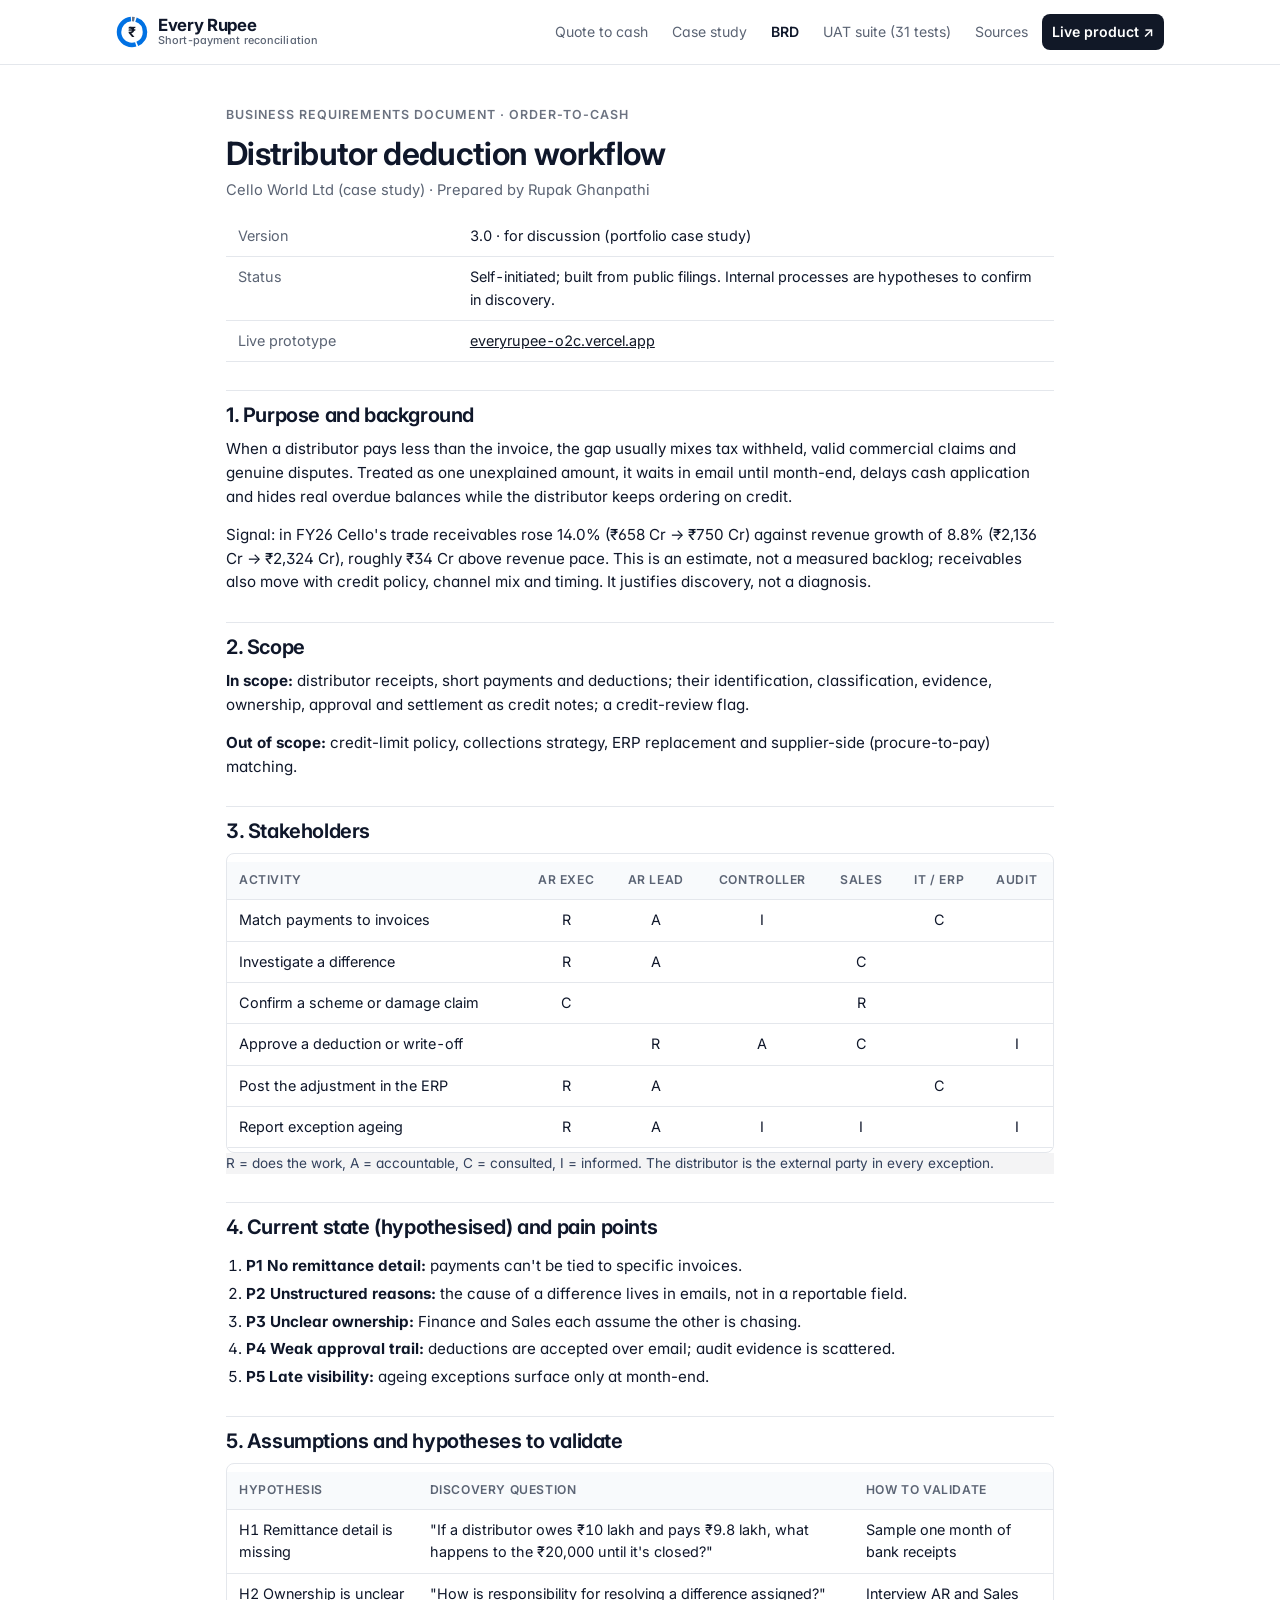
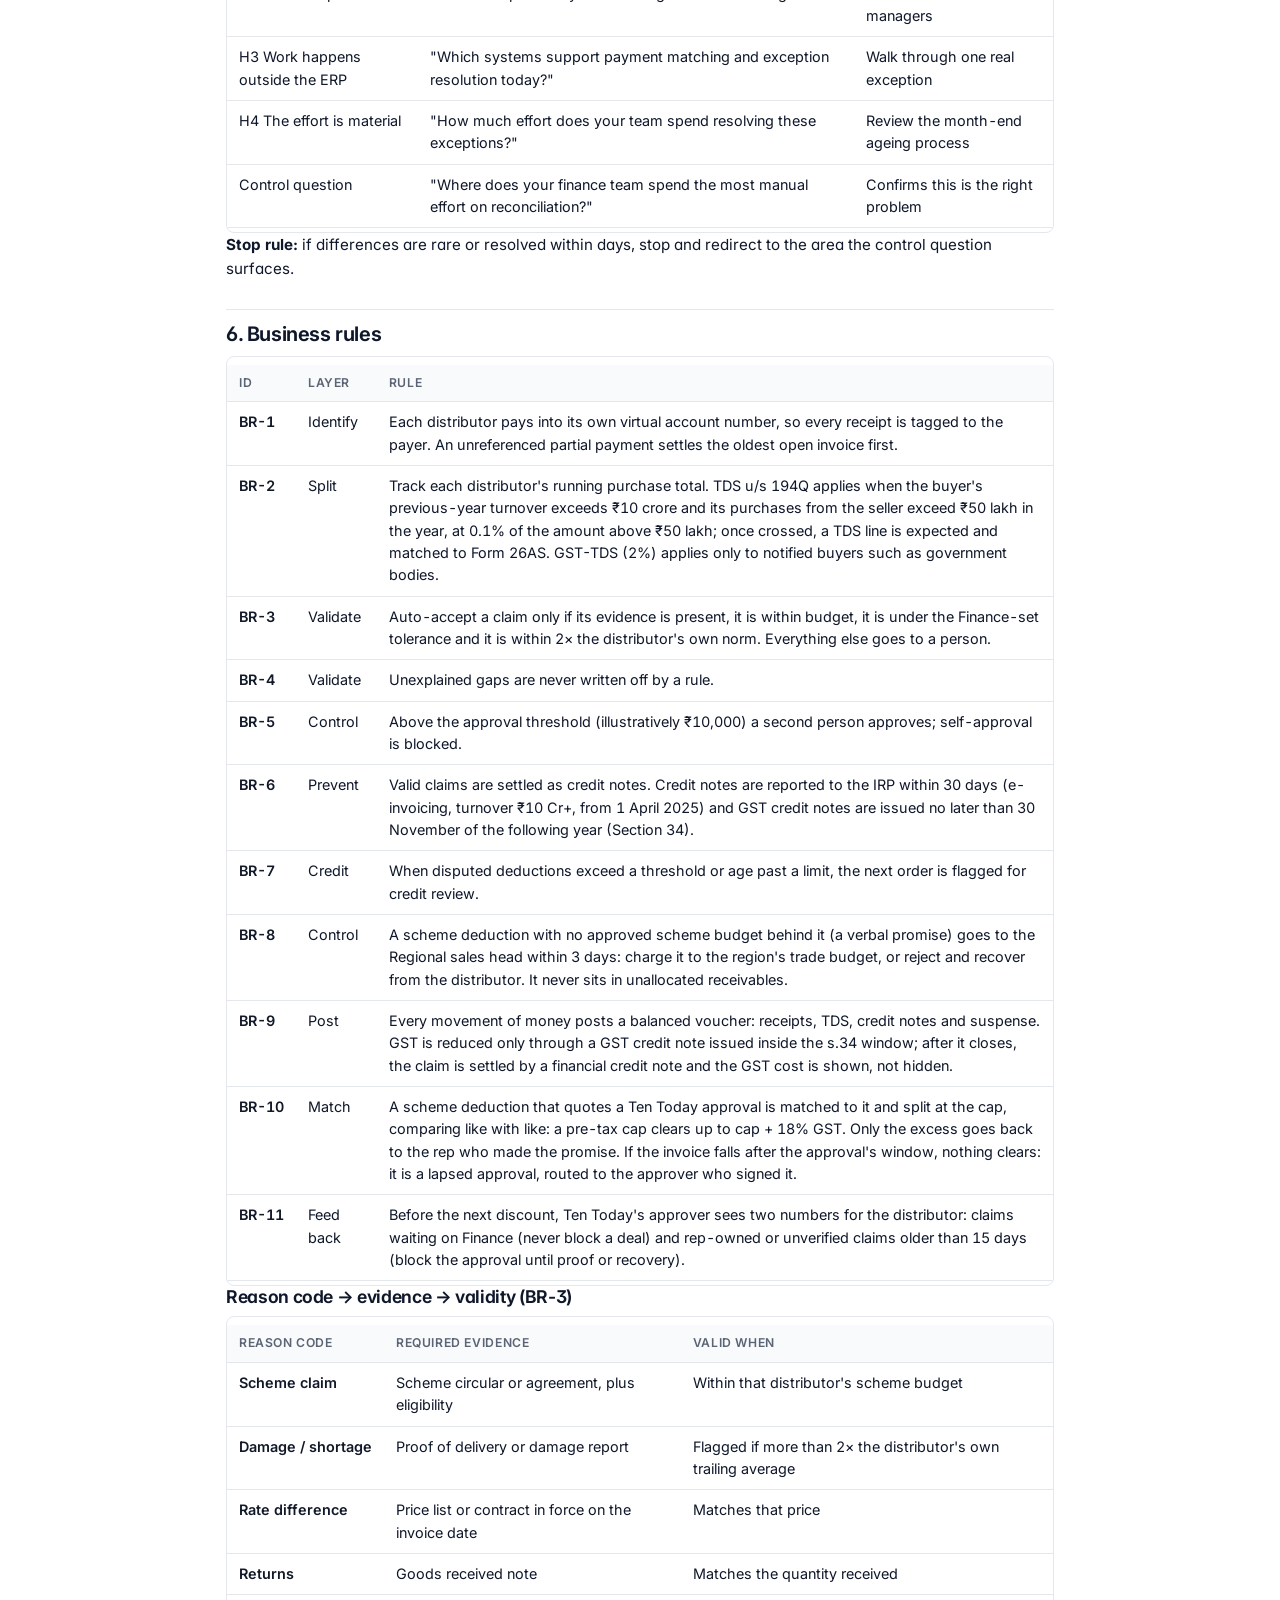
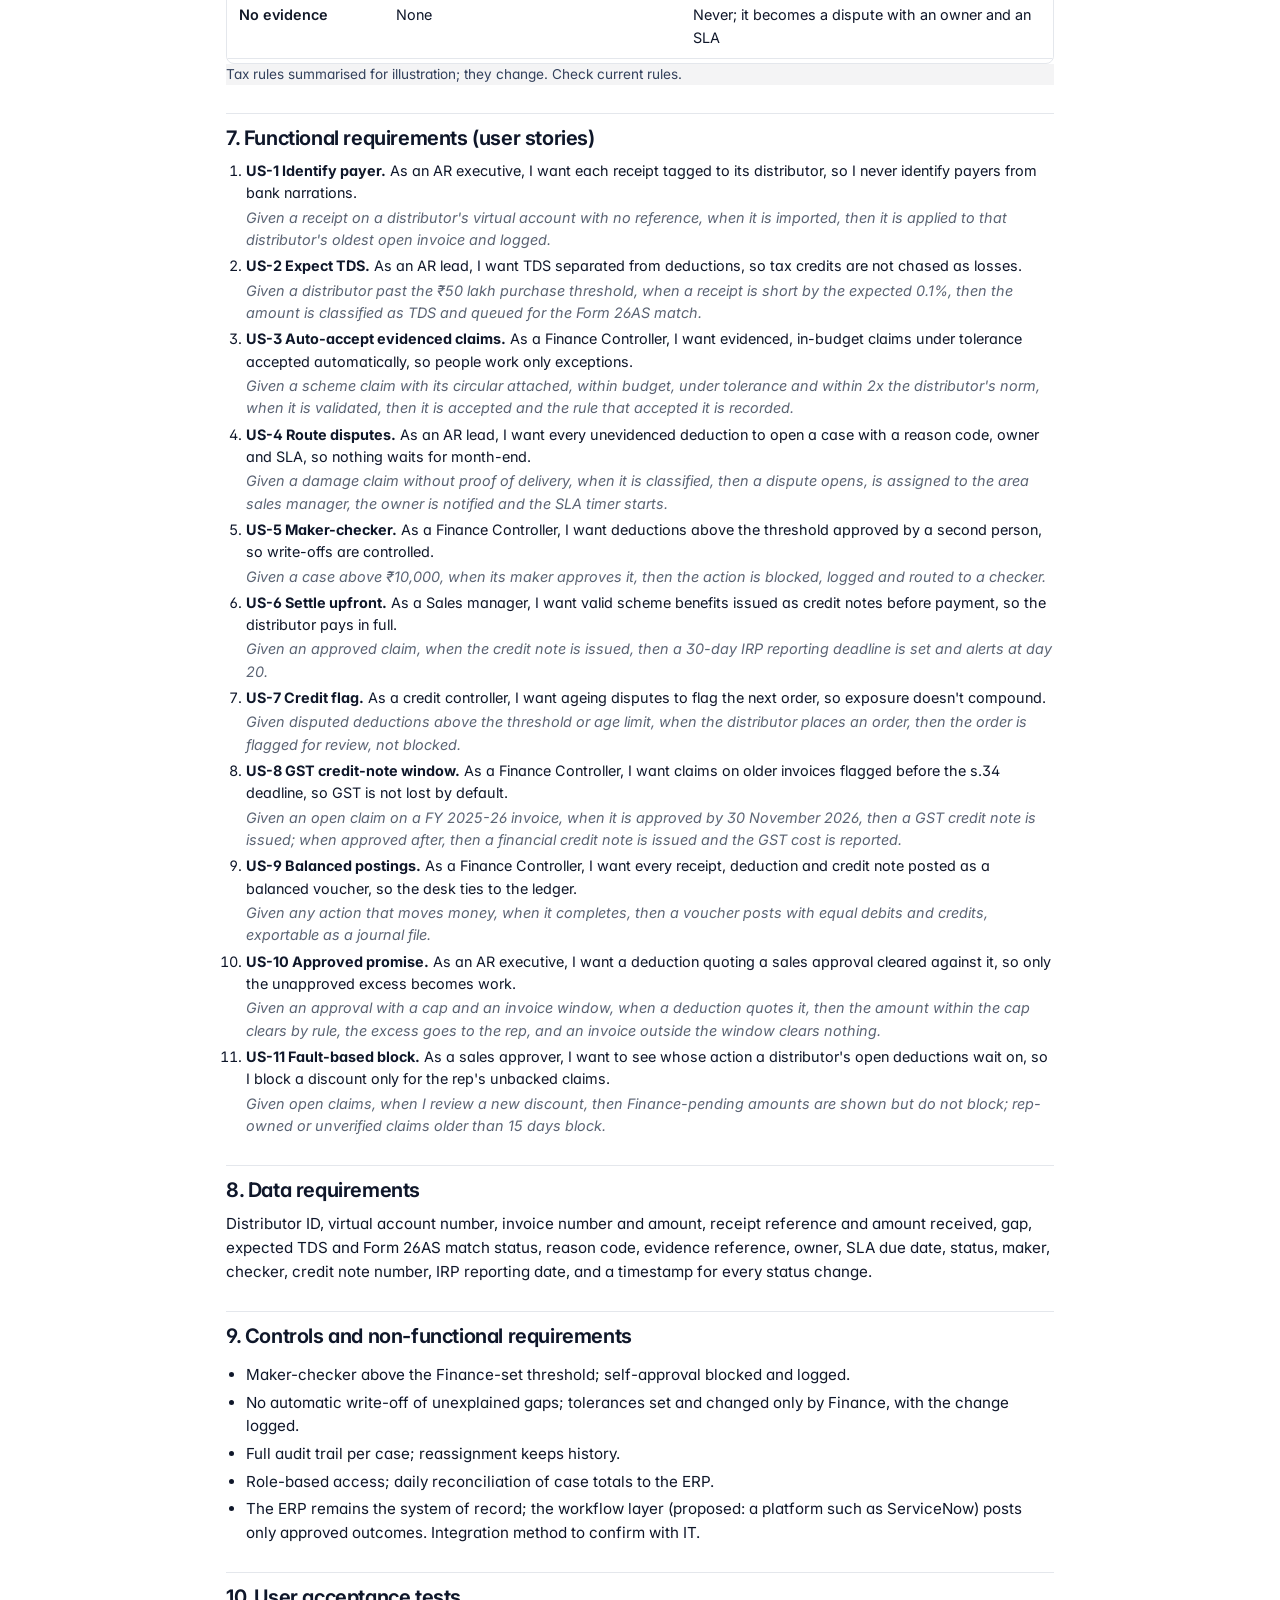
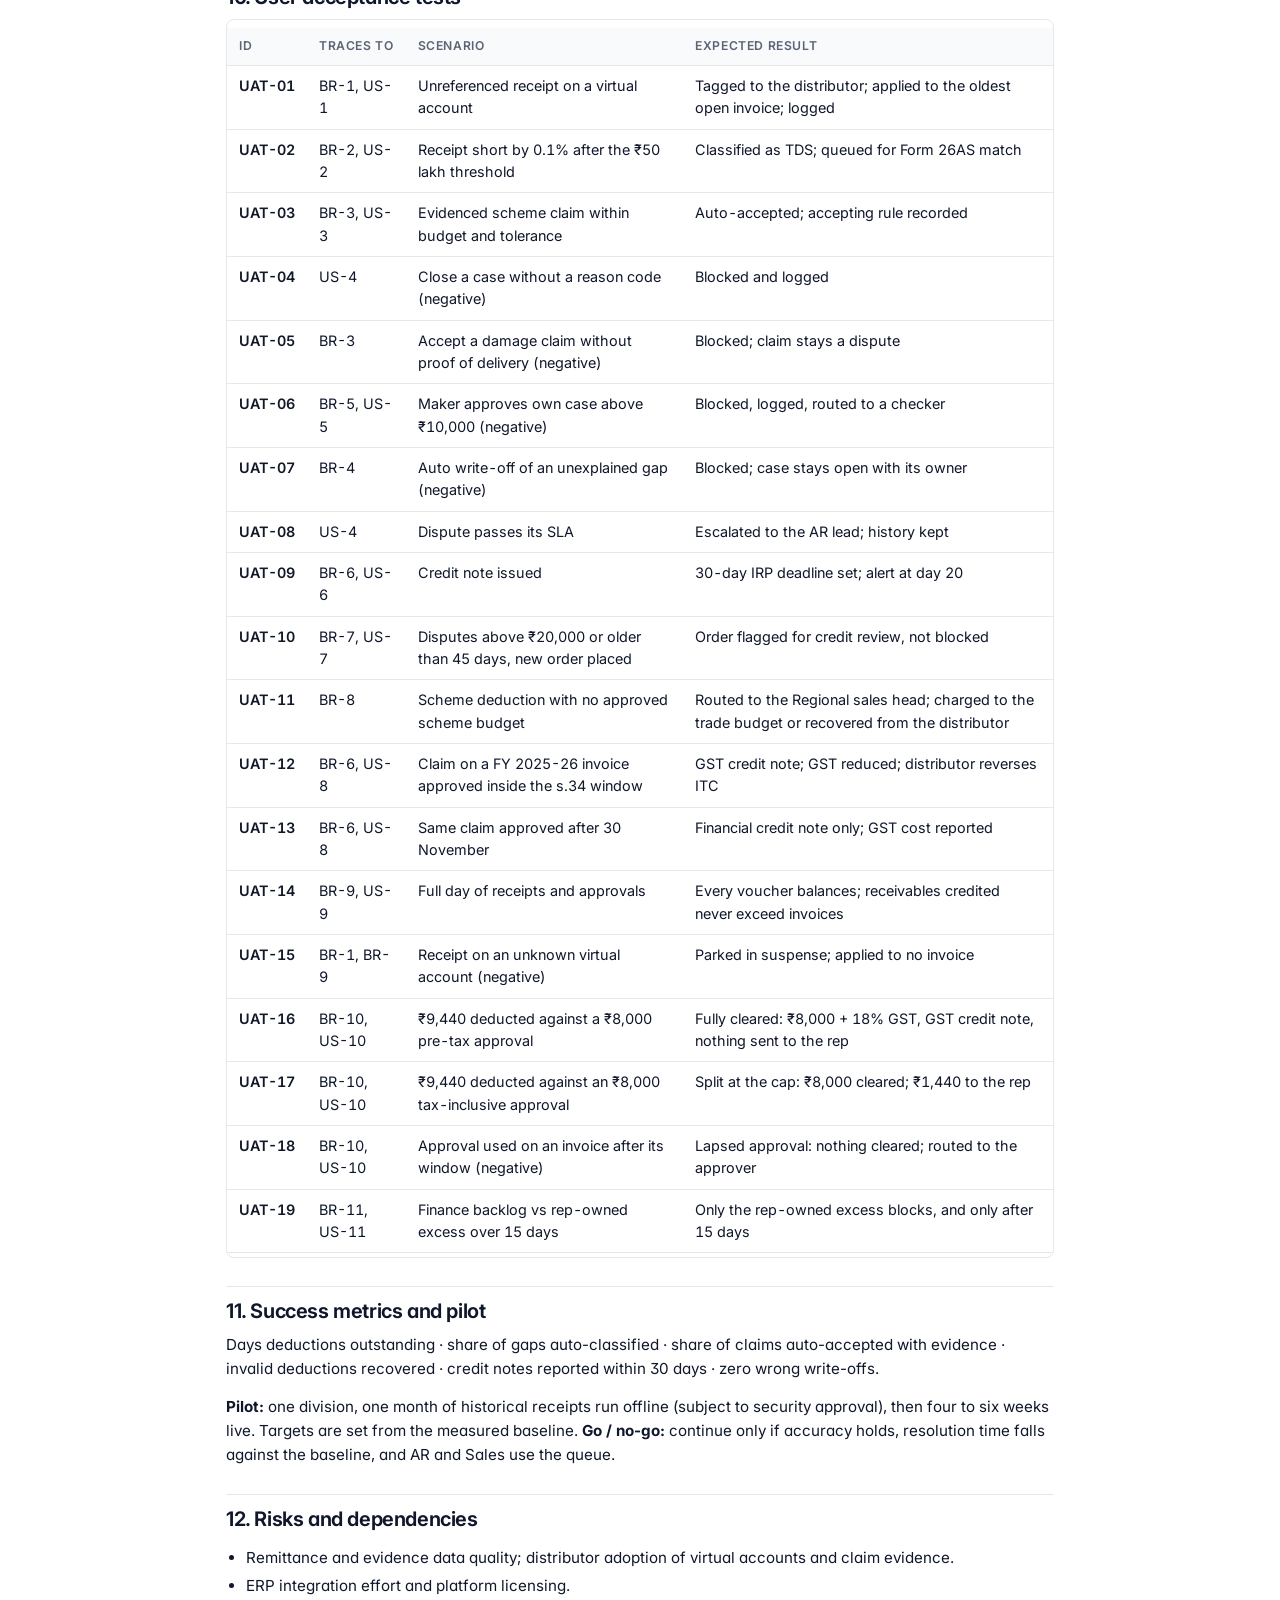
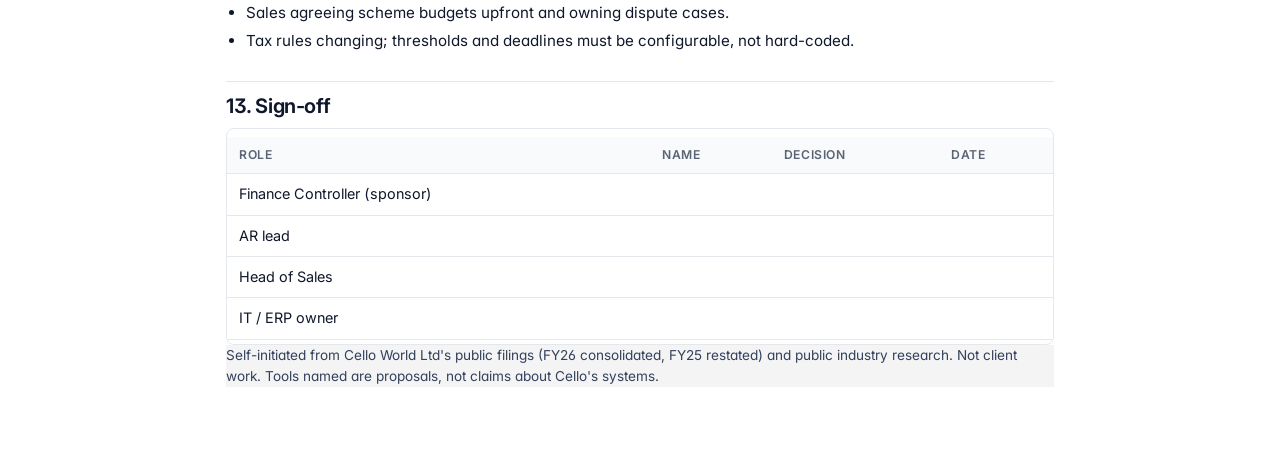
<file: site/brd.html>
<!doctype html>
<html lang="en">
<head>
<meta charset="utf-8">
<meta name="viewport" content="width=device-width, initial-scale=1">
<title>BRD: Deduction Workflow</title>
<link rel="icon" href="favicon.svg" type="image/svg+xml">
<link href="https://fonts.googleapis.com/css2?family=Source+Serif+4:opsz,wght@8..60,500;8..60,600&family=Inter:wght@400;500;600&family=IBM+Plex+Mono:wght@500&display=swap" rel="stylesheet">
<link rel="stylesheet" href="styles.css">
<style>
  body { background: #fff; }
  .doc { max-width: 860px; margin: 0 auto; padding: 40px 16px 64px; font-size: .95rem; }
  .doc h1 { font-size: 2rem; margin-bottom: .2em; }
  .doc h2 { font-size: 1.25rem; margin: 28px 0 10px; padding-top: 12px; border-top: 1px solid var(--line); }
  .doc table { margin: 8px 0 4px; }
  .doc ul, .doc ol { padding-left: 20px; }
  .doc li { margin-bottom: 4px; }
  .ctl td:first-child { width: 28%; color: var(--muted); }
  .sign td { height: 34px; }
  @media print {
    @page { size: A4; margin: 16mm 14mm; }
    .doc { padding: 0; font-size: 11.5px; max-width: none; }
    tr, li { break-inside: avoid; }
    h2 { break-after: avoid; }
  }
</style>
<link rel="stylesheet" href="product.css">
</head>
<body>
<header class="appbar"><div class="in"><a class="logo" href="./"><svg width="30" height="30" xmlns="http://www.w3.org/2000/svg" viewBox="0 0 32 32" role="img" aria-label="Every rupee, split and owned"><circle cx="16" cy="16" r="13" fill="none" stroke="#64748B" stroke-width="4.5" stroke-dasharray="2.48 79.20" stroke-dashoffset="0.00" transform="rotate(-90 16 16)"/><circle cx="16" cy="16" r="13" fill="none" stroke="#0071E3" stroke-width="4.5" stroke-dasharray="31.07 50.61" stroke-dashoffset="-4.08" transform="rotate(-90 16 16)"/><circle cx="16" cy="16" r="13" fill="none" stroke="#0071E3" stroke-width="4.5" stroke-dasharray="43.32 38.36" stroke-dashoffset="-36.76" transform="rotate(-90 16 16)"/><text x="16" y="21.2" text-anchor="middle" font-family="Inter,Arial,sans-serif" font-weight="700" font-size="14" fill="#111827">₹</text></svg><span class="lw"><b>Every Rupee</b><small>Short-payment reconciliation</small></span></a><nav><a href="index.html" class="hide-s">Quote to cash</a><a href="case-study.html" class="hide-s">Case study</a><a href="brd.html" class="hide-s on">BRD</a><a href="desk.html?uat=1">UAT suite (31 tests)</a><a href="sources.html" class="hide-s">Sources</a><a href="https://every-rupee-gets-owner.lovable.app/demo" class="pri">Live product ↗</a></nav></div></header>
<article class="doc">
  <p class="eyebrow">Business requirements document · Order-to-cash</p>
  <h1>Distributor deduction workflow</h1>
  <p class="sub">Cello World Ltd (case study) · Prepared by Rupak Ghanpathi</p>

  <table class="ctl"><tbody>
    <tr><td>Version</td><td>3.0 · for discussion (portfolio case study)</td></tr>
    <tr><td>Status</td><td>Self-initiated; built from public filings. Internal processes are hypotheses to confirm in discovery.</td></tr>
    <tr><td>Live prototype</td><td><a href="https://everyrupee-o2c.vercel.app">everyrupee-o2c.vercel.app</a></td></tr>
  </tbody></table>

  <h2>1. Purpose and background</h2>
  <p>When a distributor pays less than the invoice, the gap usually mixes tax withheld, valid commercial claims and genuine disputes. Treated as one unexplained amount, it waits in email until month-end, delays cash application and hides real overdue balances while the distributor keeps ordering on credit.</p>
  <p>Signal: in FY26 Cello's trade receivables rose 14.0% (₹658 Cr → ₹750 Cr) against revenue growth of 8.8% (₹2,136 Cr → ₹2,324 Cr), roughly ₹34 Cr above revenue pace. This is an estimate, not a measured backlog; receivables also move with credit policy, channel mix and timing. It justifies discovery, not a diagnosis.</p>

  <h2>2. Scope</h2>
  <p><b>In scope:</b> distributor receipts, short payments and deductions; their identification, classification, evidence, ownership, approval and settlement as credit notes; a credit-review flag.</p>
  <p><b>Out of scope:</b> credit-limit policy, collections strategy, ERP replacement and supplier-side (procure-to-pay) matching.</p>

  <h2>3. Stakeholders</h2>
  <div class="tbl-wrap"><table class="raci"><thead><tr><th>Activity</th><th>AR exec</th><th>AR lead</th><th>Controller</th><th>Sales</th><th>IT / ERP</th><th>Audit</th></tr></thead><tbody>
    <tr><td>Match payments to invoices</td><td>R</td><td>A</td><td>I</td><td></td><td>C</td><td></td></tr>
    <tr><td>Investigate a difference</td><td>R</td><td>A</td><td></td><td>C</td><td></td><td></td></tr>
    <tr><td>Confirm a scheme or damage claim</td><td>C</td><td></td><td></td><td>R</td><td></td><td></td></tr>
    <tr><td>Approve a deduction or write-off</td><td></td><td>R</td><td>A</td><td>C</td><td></td><td>I</td></tr>
    <tr><td>Post the adjustment in the ERP</td><td>R</td><td>A</td><td></td><td></td><td>C</td><td></td></tr>
    <tr><td>Report exception ageing</td><td>R</td><td>A</td><td>I</td><td>I</td><td></td><td>I</td></tr>
  </tbody></table></div>
  <p class="note">R = does the work, A = accountable, C = consulted, I = informed. The distributor is the external party in every exception.</p>

  <h2>4. Current state (hypothesised) and pain points</h2>
  <ol>
    <li><b>P1 No remittance detail:</b> payments can't be tied to specific invoices.</li>
    <li><b>P2 Unstructured reasons:</b> the cause of a difference lives in emails, not in a reportable field.</li>
    <li><b>P3 Unclear ownership:</b> Finance and Sales each assume the other is chasing.</li>
    <li><b>P4 Weak approval trail:</b> deductions are accepted over email; audit evidence is scattered.</li>
    <li><b>P5 Late visibility:</b> ageing exceptions surface only at month-end.</li>
  </ol>

  <h2>5. Assumptions and hypotheses to validate</h2>
  <div class="tbl-wrap"><table><thead><tr><th>Hypothesis</th><th>Discovery question</th><th>How to validate</th></tr></thead><tbody>
    <tr><td>H1 Remittance detail is missing</td><td>"If a distributor owes ₹10 lakh and pays ₹9.8 lakh, what happens to the ₹20,000 until it's closed?"</td><td>Sample one month of bank receipts</td></tr>
    <tr><td>H2 Ownership is unclear</td><td>"How is responsibility for resolving a difference assigned?"</td><td>Interview AR and Sales managers</td></tr>
    <tr><td>H3 Work happens outside the ERP</td><td>"Which systems support payment matching and exception resolution today?"</td><td>Walk through one real exception</td></tr>
    <tr><td>H4 The effort is material</td><td>"How much effort does your team spend resolving these exceptions?"</td><td>Review the month-end ageing process</td></tr>
    <tr><td>Control question</td><td>"Where does your finance team spend the most manual effort on reconciliation?"</td><td>Confirms this is the right problem</td></tr>
  </tbody></table></div>
  <p><b>Stop rule:</b> if differences are rare or resolved within days, stop and redirect to the area the control question surfaces.</p>

  <h2>6. Business rules</h2>
  <div class="tbl-wrap"><table class="rules"><thead><tr><th>ID</th><th>Layer</th><th>Rule</th></tr></thead><tbody id="rules-body"></tbody></table></div>
  <h3 class="tbl-h">Reason code → evidence → validity (BR-3)</h3>
  <div class="tbl-wrap"><table class="rules"><thead><tr><th>Reason code</th><th>Required evidence</th><th>Valid when</th></tr></thead><tbody id="codes-body"></tbody></table></div>
  <p class="note">Tax rules summarised for illustration; they change. Check current rules.</p>

  <h2>7. Functional requirements (user stories)</h2>
  <ol class="stories" id="stories"></ol>

  <h2>8. Data requirements</h2>
  <p>Distributor ID, virtual account number, invoice number and amount, receipt reference and amount received, gap, expected TDS and Form 26AS match status, reason code, evidence reference, owner, SLA due date, status, maker, checker, credit note number, IRP reporting date, and a timestamp for every status change.</p>

  <h2>9. Controls and non-functional requirements</h2>
  <ul>
    <li>Maker-checker above the Finance-set threshold; self-approval blocked and logged.</li>
    <li>No automatic write-off of unexplained gaps; tolerances set and changed only by Finance, with the change logged.</li>
    <li>Full audit trail per case; reassignment keeps history.</li>
    <li>Role-based access; daily reconciliation of case totals to the ERP.</li>
    <li>The ERP remains the system of record; the workflow layer (proposed: a platform such as ServiceNow) posts only approved outcomes. Integration method to confirm with IT.</li>
  </ul>

  <h2>10. User acceptance tests</h2>
  <div class="tbl-wrap"><table><thead><tr><th>ID</th><th>Traces to</th><th>Scenario</th><th>Expected result</th></tr></thead><tbody id="uat"></tbody></table></div>

  <h2>11. Success metrics and pilot</h2>
  <p>Days deductions outstanding · share of gaps auto-classified · share of claims auto-accepted with evidence · invalid deductions recovered · credit notes reported within 30 days · zero wrong write-offs.</p>
  <p><b>Pilot:</b> one division, one month of historical receipts run offline (subject to security approval), then four to six weeks live. Targets are set from the measured baseline. <b>Go / no-go:</b> continue only if accuracy holds, resolution time falls against the baseline, and AR and Sales use the queue.</p>

  <h2>12. Risks and dependencies</h2>
  <ul>
    <li>Remittance and evidence data quality; distributor adoption of virtual accounts and claim evidence.</li>
    <li>ERP integration effort and platform licensing.</li>
    <li>Sales agreeing scheme budgets upfront and owning dispute cases.</li>
    <li>Tax rules changing; thresholds and deadlines must be configurable, not hard-coded.</li>
  </ul>

  <h2>13. Sign-off</h2>
  <div class="tbl-wrap"><table class="sign"><thead><tr><th>Role</th><th>Name</th><th>Decision</th><th>Date</th></tr></thead><tbody>
    <tr><td>Finance Controller (sponsor)</td><td></td><td></td><td></td></tr>
    <tr><td>AR lead</td><td></td><td></td><td></td></tr>
    <tr><td>Head of Sales</td><td></td><td></td><td></td></tr>
    <tr><td>IT / ERP owner</td><td></td><td></td><td></td></tr>
  </tbody></table></div>
  <p class="note">Self-initiated from Cello World Ltd's public filings (FY26 consolidated, FY25 restated) and public industry research. Not client work. Tools named are proposals, not claims about Cello's systems.</p>
</article>
<script src="data.js"></script>
<script>O2C.render(document);</script>
</body>
</html>
</file>
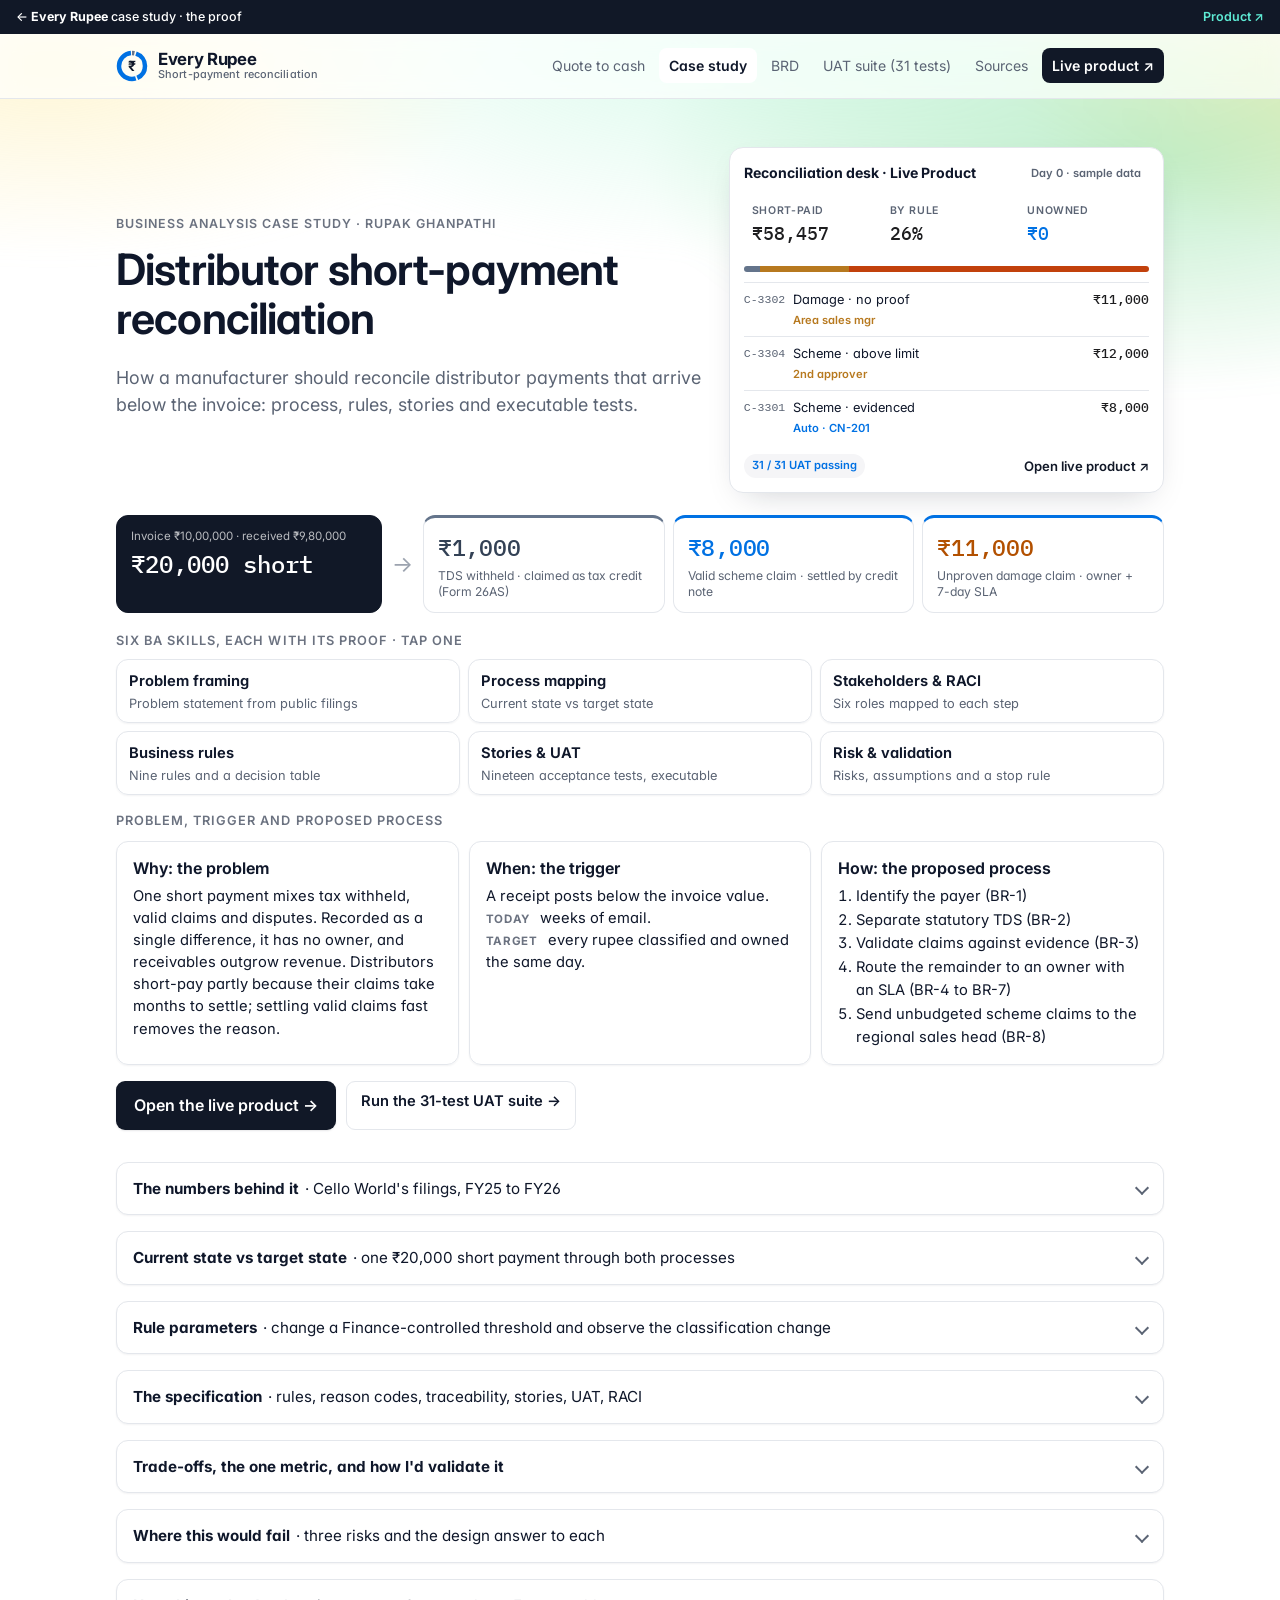
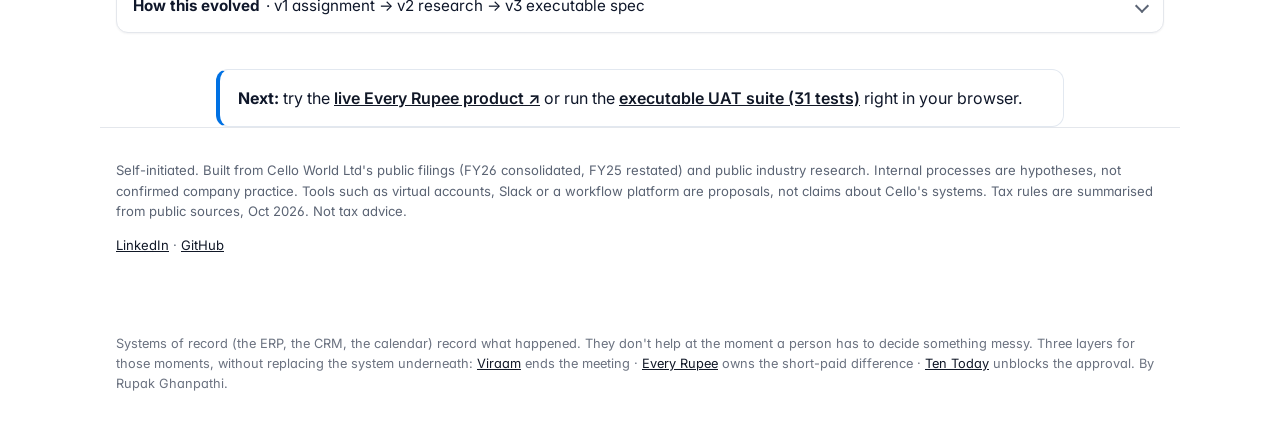
<file: site/case-study.html>
<!doctype html>
<html lang="en">
<head>
<meta charset="utf-8">
<meta name="viewport" content="width=device-width, initial-scale=1">
<title>Distributor Short-Payment Reconciliation · BA Case Study</title>
<meta name="description" content="Business analysis case study by Rupak Ghanpathi: current-state analysis, business rules, user stories, RACI and executable acceptance tests for distributor short-payment reconciliation.">
<meta property="og:type" content="website">
<meta property="og:title" content="Distributor short-payment reconciliation: a business analysis case study">
<meta property="og:description" content="Problem statement, current and target process, eleven business rules, user stories and nineteen executable UAT cases, plus a lender mode and the quote-to-cash link to Ten Today.">
<meta property="og:url" content="https://everyrupee-o2c.vercel.app/">
<meta property="og:image" content="https://everyrupee-o2c.vercel.app/og.png">
<meta property="og:image:width" content="1200">
<meta property="og:image:height" content="630">
<meta name="twitter:card" content="summary_large_image">
<link rel="icon" href="favicon.svg" type="image/svg+xml">
<link rel="preconnect" href="https://fonts.googleapis.com">
<link rel="preconnect" href="https://fonts.gstatic.com" crossorigin>
<link href="https://fonts.googleapis.com/css2?family=Source+Serif+4:opsz,wght@8..60,500;8..60,600&family=Inter:wght@400;500;600&family=IBM+Plex+Mono:wght@500&display=swap" rel="stylesheet">
<link rel="stylesheet" href="styles.css">
<style>
.skills{list-style:none;padding:0;margin:0;display:grid;grid-template-columns:1fr 1fr;gap:8px;counter-reset:k}
@media(min-width:760px){.skills{grid-template-columns:repeat(3,1fr)}}
.skills a{display:block;height:100%;background:var(--surface);border:1px solid var(--line);border-radius:12px;padding:10px 12px;text-decoration:none;color:var(--ink)}
.skills a:hover{border-color:var(--accent)}
.skills b{display:block;font-size:.92rem;color:var(--accent)}
.skills span{display:block;font-size:.8rem;color:var(--muted);line-height:1.35;margin-top:2px}
.cta{display:inline-block;background:var(--accent);color:#fff;text-decoration:none;padding:12px 18px;border-radius:10px;font-weight:600}
details.fold>summary{cursor:pointer;list-style:none;padding:14px 16px;background:var(--surface);border:1px solid var(--line);border-radius:12px;font-size:.95rem}
details.fold>summary::after{content:" +";color:var(--accent);font-weight:700}
details.fold[open]>summary::after{content:" −"}
details.fold>summary::-webkit-details-marker{display:none}
details.fold[open]>summary{margin-bottom:14px}
#try,#close,#fail,#evolved{padding-top:8px;padding-bottom:8px}
</style>
<script>document.addEventListener("click",function(e){var a=e.target.closest(".skills a");if(!a)return;var h=a.getAttribute("href");if(h.charAt(0)!=="#")return;var t=document.querySelector(h);if(!t)return;var d=t.querySelector("details");if(d)d.open=true;if(a.dataset.tab){var b=document.querySelector('[data-spec="'+a.dataset.tab+'"]');if(b)b.click();}});</script>
<style>
.wwh{padding-top:8px;padding-bottom:16px}
.wwh-grid{display:grid;gap:10px;grid-template-columns:1fr}
@media(min-width:760px){.wwh-grid{grid-template-columns:repeat(3,1fr)}}
.wwh-c{background:var(--surface);border:1px solid var(--line);border-radius:12px;padding:14px 16px}
.wwh-c b{font-family:var(--serif);font-size:1.15rem;color:var(--accent);display:block;margin-bottom:4px}
.wwh-c p{margin:0;font-size:.92rem;line-height:1.5}
.wwh-c ol{margin:0;padding-left:18px;font-size:.92rem;line-height:1.6}
#why,#race,#spec{padding-top:8px;padding-bottom:8px}
</style>
<link rel="stylesheet" href="product.css">
</head>
<body><div style="background:#111827;color:#E5E7EB;font:500 12.5px/1.4 Inter,Arial,sans-serif;padding:8px 16px;display:flex;justify-content:space-between;gap:10px;flex-wrap:wrap"><span><a href="index.html#proof" style="color:#fff;text-decoration:none">← <b>Every Rupee</b> case study · the proof</a></span><a href="https://every-rupee-gets-owner.lovable.app" style="color:#5EEAD4;text-decoration:none;font-weight:600">Product ↗</a></div>
<header class="appbar"><div class="in"><a class="logo" href="./"><svg width="30" height="30" xmlns="http://www.w3.org/2000/svg" viewBox="0 0 32 32" role="img" aria-label="Every rupee, split and owned"><circle cx="16" cy="16" r="13" fill="none" stroke="#64748B" stroke-width="4.5" stroke-dasharray="2.48 79.20" stroke-dashoffset="0.00" transform="rotate(-90 16 16)"/><circle cx="16" cy="16" r="13" fill="none" stroke="#0071E3" stroke-width="4.5" stroke-dasharray="31.07 50.61" stroke-dashoffset="-4.08" transform="rotate(-90 16 16)"/><circle cx="16" cy="16" r="13" fill="none" stroke="#0071E3" stroke-width="4.5" stroke-dasharray="43.32 38.36" stroke-dashoffset="-36.76" transform="rotate(-90 16 16)"/><text x="16" y="21.2" text-anchor="middle" font-family="Inter,Arial,sans-serif" font-weight="700" font-size="14" fill="#111827">₹</text></svg><span class="lw"><b>Every Rupee</b><small>Short-payment reconciliation</small></span></a><nav><a href="index.html" class="hide-s">Quote to cash</a><a href="case-study.html" class="hide-s on">Case study</a><a href="brd.html" class="hide-s">BRD</a><a href="desk.html?uat=1">UAT suite (31 tests)</a><a href="sources.html" class="hide-s">Sources</a><a href="https://every-rupee-gets-owner.lovable.app/demo" class="pri">Live product ↗</a></nav></div></header>

<header class="wrap hero">
  <div class="hero-grid"><div>
  <p class="eyebrow">Business analysis case study · Rupak Ghanpathi</p>
  <h1>Distributor short-payment reconciliation</h1>
  <p class="lede" style="margin-bottom:6px">How a manufacturer should reconcile distributor payments that arrive below the invoice: process, rules, stories and executable tests.</p>
  </div>
  <a class="preview" href="https://every-rupee-gets-owner.lovable.app/demo" aria-label="Open the live reconciliation product">
    <div class="pv-h"><b>Reconciliation desk · Live Product</b><span class="pv-chip">Day 0 · sample data</span></div>
    <div class="pv-k"><div><span>Short-paid</span><b>₹58,457</b></div><div><span>By rule</span><b>26%</b></div><div><span>Unowned</span><b class="ok">₹0</b></div></div>
    <div class="pv-bar"><i style="width:4%;background:#64748B"></i><i style="width:22%;background:#B7791F"></i><i style="width:74%;background:#C2410C"></i></div>
    <ul class="pv-l">
      <li><code>C-3302</code><span>Damage · no proof</span><b>₹11,000</b><em class="w">Area sales mgr</em></li>
      <li><code>C-3304</code><span>Scheme · above limit</span><b>₹12,000</b><em class="w">2nd approver</em></li>
      <li><code>C-3301</code><span>Scheme · evidenced</span><b>₹8,000</b><em class="g">Auto · CN-201</em></li>
    </ul>
    <div class="pv-f"><span class="pv-chip g">31 / 31 UAT passing</span><span>Open live product ↗</span></div>
  </a>
  </div>
  <div class="money" aria-label="Where every rupee of a ₹20,000 short payment goes">
    <div class="m-in"><span>Invoice ₹10,00,000 · received ₹9,80,000</span><b>₹20,000 short</b></div>
    <div class="m-arrow">→</div>
    <div class="m-s m-tds"><b>₹1,000</b><span>TDS withheld · claimed as tax credit (Form 26AS)</span></div>
    <div class="m-s m-acc"><b>₹8,000</b><span>Valid scheme claim · settled by credit note</span></div>
    <div class="m-s m-dis"><b>₹11,000</b><span>Unproven damage claim · owner + 7-day SLA</span></div>
  </div>
  <p class="kicker" style="margin:18px 0 8px">Six BA skills, each with its proof · tap one</p>
  <ol class="skills">
    <li><a href="#why"><b>Problem framing</b><span>Problem statement from public filings</span></a></li>
    <li><a href="#race"><b>Process mapping</b><span>Current state vs target state</span></a></li>
    <li><a href="#spec" data-tab="raci"><b>Stakeholders &amp; RACI</b><span>Six roles mapped to each step</span></a></li>
    <li><a href="desk.html#rules"><b>Business rules</b><span>Nine rules and a decision table</span></a></li>
    <li><a href="desk.html?uat=1"><b>Stories &amp; UAT</b><span>Nineteen acceptance tests, executable</span></a></li>
    <li><a href="#fail" data-open="1"><b>Risk &amp; validation</b><span>Risks, assumptions and a stop rule</span></a></li>
  </ol>
</header>
<section class="wrap wwh" aria-label="Why, when and how">
  <p class="kicker" style="margin:0 0 10px">Problem, trigger and proposed process</p>
  <div class="wwh-grid">
    <div class="wwh-c"><b>Why: the problem</b><p>One short payment mixes tax withheld, valid claims and disputes. Recorded as a single difference, it has no owner, and receivables outgrow revenue. Distributors short-pay partly because their claims take months to settle; settling valid claims fast removes the reason.</p></div>
    <div class="wwh-c"><b>When: the trigger</b><p>A receipt posts below the invoice value.<br><span class="mini">Today</span> weeks of email.<br><span class="mini">Target</span> every rupee classified and owned the same day.</p></div>
    <div class="wwh-c"><b>How: the proposed process</b><ol><li>Identify the payer (BR-1)</li><li>Separate statutory TDS (BR-2)</li><li>Validate claims against evidence (BR-3)</li><li>Route the remainder to an owner with an SLA (BR-4 to BR-7)</li><li>Send unbudgeted scheme claims to the regional sales head (BR-8)</li></ol></div>
  </div>
  <p style="margin:16px 0 8px;display:flex;gap:10px;flex-wrap:wrap"><a class="cta" href="https://every-rupee-gets-owner.lovable.app/demo">Open the live product →</a><a class="btn" href="desk.html?uat=1" style="text-decoration:none;font-weight:600">Run the 31-test UAT suite →</a></p>
</section>


<main>


<section class="wrap" id="why" aria-labelledby="why-h">
<details class="fold"><summary><b>The numbers behind it</b> · Cello World's filings, FY25 to FY26</summary>
  <h2 id="why-h">Why this problem</h2>
  <p>The case is built on Cello World Ltd, a consumer products maker selling through more than 4,000 distributors to over 1,50,000 retailers (FY25 investor presentation), mostly on credit. In FY26 its receivables grew faster than its revenue:</p>
  <div class="signal">
    <div><b class="mono">+14.0%</b><span>Receivables, ₹658 Cr → ₹750 Cr</span></div>
    <div><b class="mono">+8.8%</b><span>Revenue, ₹2,136 Cr → ₹2,324 Cr</span></div>
    <div><b class="mono">≈ ₹34 Cr</b><span>above revenue pace (estimate)</span></div>
  </div>
  <p class="note">₹658 Cr grown at 8.8% ≈ ₹716 Cr, against ₹750 Cr actual. An estimate, not a measured backlog; receivables also rise through credit expansion, channel mix or timing. It justifies discovery, not a diagnosis. In scope: receipts, deductions, their evidence, ownership and settlement. Out of scope: credit-limit policy, collections strategy and ERP replacement.</p>
</details>
</section>

<section class="wrap race-wrap" id="race" aria-labelledby="race-h">
<details class="fold"><summary><b>Current state vs target state</b> · one ₹20,000 short payment through both processes</summary>
  <div class="race-head">
    <h2 id="race-h" class="kicker">Current process vs future process: the same ₹20,000 short payment</h2>
    <div class="race-ctl">
      <button class="btn small" id="r-play" aria-label="Pause">Pause</button>
      <button class="btn small" id="r-step">Step</button>
      <button class="btn small" id="r-replay">Replay</button>
    </div>
  </div>
  <p class="sub">Invoice ₹10,00,000, paid ₹9,80,000 with no explanation. Amounts and timings are illustrative.</p>
  <div class="progress" aria-hidden="true"><span id="r-prog"></span></div>

  <div class="race">
    <div class="lane asis">
      <div class="lane-h"><span class="lane-t">Today (hypothesised)</span><span class="lane-sub">email and spreadsheets</span></div>
      <div class="meter">
        <div><span>Unexplained</span><b class="mono warn" id="a-unexp">₹20,000</b></div>
        <div><span>Elapsed</span><b class="mono" id="a-time">Day 0</b></div>
        <div><span>Emails</span><b class="mono" id="a-emails">0</b></div>
      </div>
      <ol class="feed" id="a-feed"></ol>
    </div>
    <div class="lane tobe">
      <div class="lane-h"><span class="lane-t">Proposed workflow</span><span class="lane-sub">rules first, people for exceptions</span></div>
      <div class="meter">
        <div><span>Unexplained</span><b class="mono" id="b-unexp">₹20,000</b></div>
        <div><span>Elapsed</span><b class="mono" id="b-time">09:02</b></div>
        <div><span>Owner</span><b class="mono" id="b-owner">–</b></div>
      </div>
      <div class="bar" id="bar" aria-hidden="true"></div>
      <ul class="legend" id="legend"></ul>
      <ol class="feed" id="b-feed"></ol>
    </div>
  </div>

  <div class="verdict" id="verdict" hidden>
    <p><b class="mono">31 days</b> and 9 emails, still unexplained, versus <b class="mono">every rupee</b> explained and owned by 09:03 on day 0. Nothing written off.</p>
  </div>
</details>
</section>



<section class="wrap" id="try" aria-labelledby="try-h">
<details class="fold" id="try-d"><summary><b>Rule parameters</b> · change a Finance-controlled threshold and observe the classification change</summary>
  <h2 id="try-h">Try the rules yourself</h2>
  <p class="sub">The proposed workflow above is driven by rules Finance controls. Change one and watch the payment re-classify.</p>
  <div class="try-grid">
    <div class="card">
      <h3>Finance's settings</h3>
      <label class="param"><span>Auto-accept limit for evidenced claims: <b class="mono" id="tol-out">₹10,000</b></span>
        <input type="range" id="tol" min="5000" max="15000" step="1000" value="10000"></label>
      <label class="check"><input type="checkbox" id="pod"> Distributor attached <button class="term" data-term="pod" type="button">proof of delivery</button> for the damage claim</label>
      <table class="mini">
        <tbody id="result-rows"></tbody>
      </table>
      <p class="kpi" id="kpi"></p>
    </div>
    <div class="card">
      <h3>Try to break the controls</h3>
      <p class="sub">Each attempt should be blocked and logged.</p>
      <div class="break-grid">
        <button class="btn" data-break="noreason">Close a case without a reason</button>
        <button class="btn" data-break="nopod">Accept damage without proof of delivery</button>
        <button class="btn" data-break="self">Approve your own case above ₹10,000</button>
        <button class="btn" data-break="writeoff">Write off the unexplained remainder</button>
      </div>
      <div id="blocked" class="blocked" role="status" aria-live="polite"></div>
    </div>
    <div class="card">
      <h3>What the owner receives</h3>
      <div id="notify"></div>
    </div>
    <div class="card">
      <h3>Credit check on the next order</h3>
      <table class="mini"><tbody id="credit-rows"></tbody></table>
      <p class="flag" id="credit-flag"></p>
      <p class="sub">Rule: disputes over ₹20,000 or older than 45 days (illustrative). A flag for the credit controller, not an automatic block.</p>
    </div>
    <div class="card">
      <h3>Next month: paid in full</h3>
      <p>The ₹8,000 scheme benefit is issued upfront as credit note CN-0213 and reported to the <button class="term" data-term="irp">IRP</button> by <b id="irp-date"></b>. The distributor pays ₹10,00,000 − ₹8,000 − ₹1,000 expected TDS = <b class="mono">₹9,91,000</b>. Exact match; no case opened.</p>
      <div class="cal"><a id="irp-gcal" target="_blank" rel="noopener">Add IRP deadline to Google Calendar</a><button class="linkbtn" id="irp-ics">Download .ics</button></div>
    </div>
    <div class="card">
      <h3>Audit trail</h3>
      <ol class="audit" id="audit"></ol>
    </div>
  </div>
</details>
</section>



<section class="wrap" id="spec" aria-labelledby="spec-h">
  <details class="fold"><summary><b id="spec-h">The specification</b> · rules, reason codes, traceability, stories, UAT, RACI</summary>
  <p class="sub">For the business reader: the rules, requirements and tests behind the prototype. Every requirement traces to a pain point or research finding and forward to a test.</p>
  <div class="tabs" role="tablist" aria-label="Specification">
    <button role="tab" aria-selected="true" data-spec="rules">Business rules</button>
    <button role="tab" aria-selected="false" data-spec="codes">Reason codes</button>
    <button role="tab" aria-selected="false" data-spec="trace">Traceability</button>
    <button role="tab" aria-selected="false" data-spec="stories">User stories</button>
    <button role="tab" aria-selected="false" data-spec="uat">UAT</button>
    <button role="tab" aria-selected="false" data-spec="raci">RACI</button>
  </div>
  <div class="pane">
    <div data-pane="rules">
      <div class="tbl-wrap"><table class="rules"><thead><tr><th>ID</th><th>Layer</th><th>Rule</th></tr></thead><tbody id="rules-body"></tbody></table></div>
      <p class="note">Tax rules summarised for illustration; they change. Check current rules.</p>
    </div>
    <div data-pane="codes" hidden>
      <div class="tbl-wrap"><table class="rules"><thead><tr><th>Reason code</th><th>Required evidence</th><th>Valid when</th></tr></thead><tbody id="codes-body"></tbody></table></div>
    </div>
    <div data-pane="trace" hidden>
      <div class="tbl-wrap"><table id="trace-table"><thead><tr><th>Pain point or research finding</th><th>Requirement</th><th>Test</th></tr></thead><tbody>
        <tr><td>P1 No remittance detail. Virtual accounts tag each payment to its payer automatically <small>(open.money)</small></td><td>BR-1, US-1</td><td>UAT-01</td></tr>
        <tr><td>TDS treated as a loss is a leading cause of reconciliation differences <small>(invoicedataextraction.com guide)</small></td><td>BR-2, US-2</td><td>UAT-02</td></tr>
        <tr><td>90–95% of deduction value is typically valid; 5–10% invalid <small>(HighRadius)</small>. Unstructured claims can over-pay 5–12% of scheme spend <small>(Terra Insight)</small></td><td>BR-3, US-3</td><td>UAT-03, UAT-05</td></tr>
        <tr><td>P2 Unstructured reasons; P3 unclear owner. Average dispute resolution about 41 days; 44% of companies have no resolution deadline <small>(HighRadius; Attain Consulting 2021 survey)</small></td><td>US-4</td><td>UAT-04, UAT-08</td></tr>
        <tr><td>P4 Weak approval trail</td><td>BR-4, BR-5, US-5</td><td>UAT-06, UAT-07</td></tr>
        <tr><td>Missed credit-note windows leak GST <small>(Terra Insight example, illustrative)</small></td><td>BR-6, US-6</td><td>UAT-09</td></tr>
        <tr><td>P5 Late visibility; old deductions compound with new credit exposure</td><td>BR-7, US-7</td><td>UAT-10</td></tr>
      </tbody></table></div>
      <p class="note">Select an ID to open its definition.</p>
    </div>
    <div data-pane="stories" hidden>
      <ol class="stories" id="stories"></ol>
      <p class="exports"><button class="btn small" id="dl-stories">Download for JIRA (CSV)</button></p>
    </div>
    <div data-pane="uat" hidden>
      <div class="tbl-wrap"><table><thead><tr><th>ID</th><th>Traces to</th><th>Scenario</th><th>Expected result</th></tr></thead><tbody id="uat"></tbody></table></div>
      <p class="exports"><button class="btn small" id="dl-uat">Download test cases (CSV)</button></p>
    </div>
    <div data-pane="raci" hidden>
      <div class="tbl-wrap"><table class="raci"><thead><tr><th>Activity</th><th>AR exec</th><th>AR lead</th><th>Controller</th><th>Sales</th><th>IT / ERP</th><th>Audit</th></tr></thead><tbody>
        <tr><td>Match payments to invoices</td><td>R</td><td>A</td><td>I</td><td></td><td>C</td><td></td></tr>
        <tr><td>Investigate a difference</td><td>R</td><td>A</td><td></td><td>C</td><td></td><td></td></tr>
        <tr><td>Confirm a scheme or damage claim</td><td>C</td><td></td><td></td><td>R</td><td></td><td></td></tr>
        <tr><td>Approve a deduction or write-off</td><td></td><td>R</td><td>A</td><td>C</td><td></td><td>I</td></tr>
        <tr><td>Post the adjustment in the ERP</td><td>R</td><td>A</td><td></td><td></td><td>C</td><td></td></tr>
        <tr><td>Report exception ageing</td><td>R</td><td>A</td><td>I</td><td>I</td><td></td><td>I</td></tr>
      </tbody></table></div>
      <p class="note">R = does the work, A = accountable, C = consulted, I = informed. The distributor is the external party in every exception.</p>
    </div>
  </div>
</details>
</section>

<section class="wrap" id="close" aria-label="Trade-offs, metrics and validation">
<details class="fold" id="close-d"><summary><b>Trade-offs, the one metric, and how I'd validate it</b></summary>
  <div class="close-grid">
    <div>
      <h2>Trade-offs I chose</h2>
      <ul class="plain">
        <li><b>Control before speed:</b> ownership and approvals first, automation second.</li>
        <li><b>Strict matching at launch:</b> fewer auto-matches, zero wrong ones.</li>
        <li><b>ERP stays the system of record:</b> a workflow layer (proposed: a platform such as ServiceNow) posts only approved outcomes.</li>
        <li><b>No automatic write-offs:</b> small items may wait for a person.</li>
        <li><b>Automate only the evidenced majority:</b> needs a Finance-approved tolerance.</li>
        <li><b>Prevent before you reconcile:</b> Sales must agree scheme budgets upfront.</li>
      </ul>
    </div>
    <div>
      <h2>How I'd measure it</h2>
      <p><b>One number decides it:</b> the share of short-paid rupees with a class and an owner on the day the payment arrives. Target: all of them.</p>
      <p>It should move one business outcome: receivables growing faster than revenue (₹658 Cr → ₹750 Cr against +8.8% revenue).</p>
      <p style="font-size:.88rem;color:var(--muted)">Guardrails, not goals: zero wrong write-offs; credit notes reported within 30 days.</p>
    </div>
    <div>
      <h2>How I'd validate it</h2>
      <ul class="plain">
        <li>Five 45-minute interviews: AR executive, AR lead, Finance Controller, area sales manager, ERP owner</li>
        <li>One month of anonymised receipts</li>
        <li><b>Stop rule:</b> if gaps are rare or close within days, stop and redirect to wherever finance spends the most manual effort.</li>
      </ul>
    </div>
  </div>
  <p class="downloads"><a href="Cello_O2C_Case_Study.pdf">Full case study (PDF)</a><a href="Cello_O2C_One_Pager.pdf">One-pager (PDF)</a><a href="Cello_O2C_BRD.pdf">Business requirements document (PDF)</a></p>
</details>
</section>

<section class="wrap" id="fail" aria-labelledby="fail-h">
<details class="fold" id="fail-d"><summary><b>Where this would fail</b> · three risks and the design answer to each</summary>
  <h2 id="fail-h">Where this would fail</h2>
  <div class="close-grid">
    <div><h3>Distributors keep paying the old account</h3><p>Virtual accounts only identify the payer if they are used. <b>Design answer:</b> the old account stays open for a quarter with receipts matched by the oldest-invoice rule, and Sales gets a weekly list of distributors still using it.</p></div>
    <div><h3>Scheme rules change mid-quarter</h3><p>Auto-acceptance is only as good as the budget it checks. <b>Design answer:</b> no scheme is valid until Sales enters it with dates and a budget; claims against an unentered scheme go to a person, never through.</p></div>
    <div><h3>Sales overrides the credit flag</h3><p>A flag nobody respects is noise. <b>Design answer:</b> the flag never blocks an order, but every override is logged with a name, and overrides per area appear in the monthly review.</p></div>
  </div>
</details>
</section>

<section class="wrap" id="evolved" aria-labelledby="evo-h">
<details class="fold" id="evolved-d"><summary><b>How this evolved</b> · v1 assignment → v2 research → v3 executable spec</summary>
  <h2 id="evo-h">How this evolved</h2>
  <ol class="plain">
    <li><b>v1 · The assignment.</b> A deduction workflow: a case with a reason code and owner, SLA routing, maker-checker, ERP as system of record.</li>
    <li><b>v2 · The research.</b> TDS treated as a loss, 90–95% of deduction value usually valid, missed credit-note windows: answered by four layers (Identify, Split, Validate, Prevent).</li>
    <li><b>v3 · An executable specification.</b> The page had become a long read. The rules now run as a desk: the UAT cases execute against it and report pass or fail, and every action is traced to its rule, story and test. The full specification sits behind one tap.</li>
  </ol>
</details>
</section>
</main>

<p style="max-width:880px;margin:0 auto;padding:0 16px"><span style="display:block;margin:28px 0 0;padding:16px 18px;border:1px solid #E2E8F0;border-left:4px solid #0071E3;border-radius:12px;background:#fff"><b>Next:</b> try the <a href="https://every-rupee-gets-owner.lovable.app/demo" style="font-weight:600">live Every Rupee product ↗</a> or run the <a href="desk.html?uat=1" style="font-weight:600">executable UAT suite (31 tests)</a> right in your browser.</span></p>

<footer class="wrap foot">
  <p>Self-initiated. Built from Cello World Ltd's public filings (FY26 consolidated, FY25 restated) and public industry research. Internal processes are hypotheses, not confirmed company practice. Tools such as virtual accounts, Slack or a workflow platform are proposals, not claims about Cello's systems. Tax rules are summarised from public sources, Oct 2026. Not tax advice.</p>
  <p><a href="https://www.linkedin.com/in/rupak-ghanpathi">LinkedIn</a> · <a href="https://github.com/RUPAK30">GitHub</a></p>
</footer>
<div class="pop" id="pop" role="tooltip" hidden></div>
<script src="data.js"></script>
<script src="app.js"></script>
<script>(function(){var f=document.getElementById("float-cta"),h=document.querySelector(".wwh");if(!f||!h)return;var on=function(){var v=h.getBoundingClientRect().bottom<0;f.style.opacity=v?1:0;f.style.pointerEvents=v?"auto":"none";};addEventListener("scroll",on,{passive:true});document.addEventListener("toggle",on,true);on();})();</script>
<p style="max-width:1080px;margin:0 auto;padding:18px 16px 36px;font-size:.8rem;color:#6B7280">Systems of record (the ERP, the CRM, the calendar) record what happened. They don't help at the moment a person has to decide something messy. Three layers for those moments, without replacing the system underneath: <a href="https://lull-hr.vercel.app/">Viraam</a> ends the meeting · <a href="https://everyrupee-o2c.vercel.app/">Every Rupee</a> owns the short-paid difference · <a href="https://tentoday.vercel.app/">Ten Today</a> unblocks the approval. By Rupak Ghanpathi.</p>
</body>
</html>
</file>
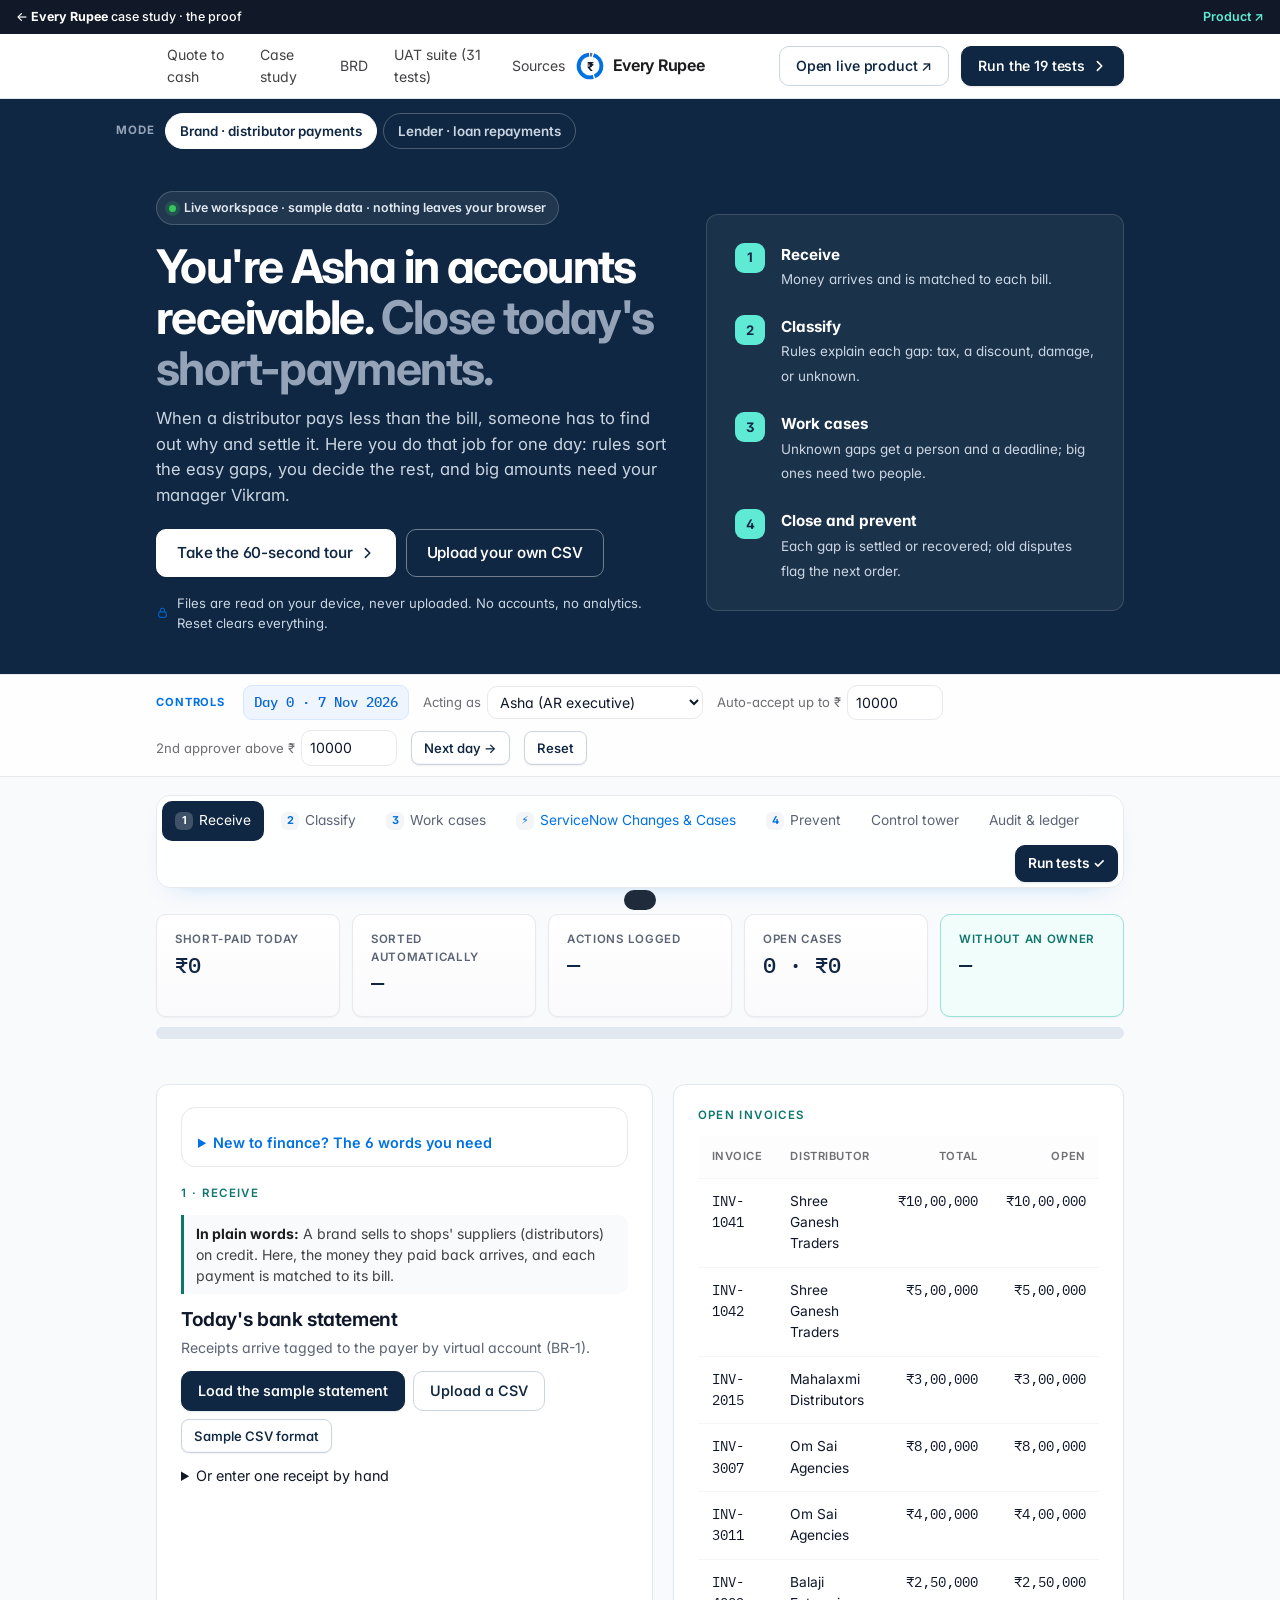
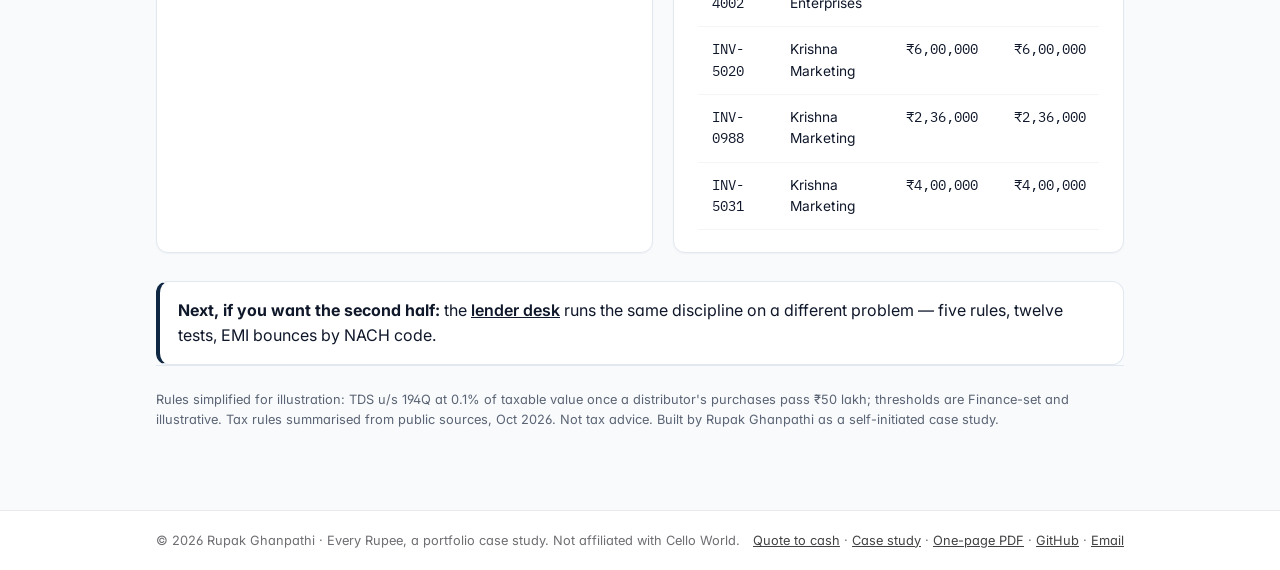
<file: site/desk.html>
<!doctype html>
<html lang="en">
<head>
<meta charset="utf-8">
<meta name="viewport" content="width=device-width, initial-scale=1">
<title>Executable Specification · Distributor Short-Payment Reconciliation</title>
<meta name="description" content="A working prototype: load a bank statement and watch every short-paid rupee get classified, owned and settled under eleven business rules. Synthetic data, runs in your browser.">
<link rel="icon" href="favicon.svg" type="image/svg+xml">
<link rel="preconnect" href="https://fonts.googleapis.com">
<link rel="preconnect" href="https://fonts.gstatic.com" crossorigin>
<link href="https://fonts.googleapis.com/css2?family=Source+Serif+4:opsz,wght@8..60,500;8..60,600&family=Inter:wght@400;500;600&family=IBM+Plex+Mono:wght@500&display=swap" rel="stylesheet">
<link rel="stylesheet" href="styles.css">
<style>
.dk{max-width:1080px;margin:0 auto;padding:0 16px}
.dk-top{display:flex;justify-content:space-between;align-items:center;gap:12px;flex-wrap:wrap;padding:18px 0 6px}
.dk-top a{font-size:.9rem;text-decoration:none}
.dk h1{font-size:clamp(1.8rem,5vw,2.6rem);margin:6px 0 6px}
.note{font-size:.85rem;color:var(--muted);background:var(--surface);border:1px solid var(--line);border-radius:10px;padding:10px 12px;margin:10px 0 18px}
.bar-top{position:sticky;top:0;z-index:5;background:var(--bg);border-bottom:1px solid var(--line);padding:10px 0;display:flex;gap:10px;align-items:center;flex-wrap:wrap}
.bar-top label{font-size:.82rem;color:var(--muted);display:flex;gap:6px;align-items:center}
.bar-top select,.bar-top input{font:inherit;font-size:.88rem;padding:6px 8px;border:1px solid var(--line);border-radius:8px;background:#fff;color:var(--ink)}
.bar-top input{width:96px}
.day{font-family:var(--mono);font-weight:500;background:var(--ink);color:#fff;border-radius:8px;padding:6px 10px;font-size:.85rem}
.btn{font:inherit;font-size:.9rem;padding:9px 14px;border-radius:9px;border:1px solid var(--line);background:var(--surface);color:var(--ink);cursor:pointer}
.btn.small{font-size:.82rem;padding:6px 10px}
.btn.primary{background:var(--accent);border-color:var(--accent);color:#fff}
.btn:hover{border-color:var(--accent)}
.grid{display:grid;gap:16px;grid-template-columns:1fr}
@media(min-width:900px){.grid.two{grid-template-columns:1.1fr .9fr}}
.card{background:var(--surface);border:1px solid var(--line);border-radius:14px;padding:16px}
.card h2{font-size:1.15rem;margin-bottom:4px}
.card .sub{font-size:.88rem;color:var(--muted);margin-bottom:12px}
.step{font-family:var(--sans);font-size:.72rem;letter-spacing:.1em;text-transform:uppercase;color:var(--accent);font-weight:600}
.row{display:flex;gap:8px;flex-wrap:wrap;align-items:center}
form.add{display:grid;gap:8px;grid-template-columns:minmax(0,1fr) minmax(0,1fr);margin-top:12px}.grid>*{min-width:0}form.add select{width:100%}
form.add label{font-size:.78rem;color:var(--muted);display:flex;flex-direction:column;gap:3px}
form.add input,form.add select{font:inherit;font-size:.9rem;padding:7px 8px;border:1px solid var(--line);border-radius:8px;background:#fff;min-width:0}
form.add .full{grid-column:1/-1}
form.add .chk{flex-direction:row;align-items:center;gap:8px;color:var(--ink)}
details summary{cursor:pointer;font-size:.9rem;color:var(--accent);margin-top:12px}
.kpis{display:grid;grid-template-columns:repeat(auto-fit,minmax(150px,1fr));gap:10px;margin:14px 0 10px}
.kpi{background:var(--surface);border:1px solid var(--line);border-radius:12px;padding:10px 12px}
.kpi span{display:block;font-size:.72rem;letter-spacing:.06em;text-transform:uppercase;color:var(--muted);font-weight:600}
.kpi b{font-family:var(--mono);font-size:1.15rem;font-weight:500}
.kpi.lead{border-color:var(--accent);background:var(--accent-soft)}
.stack{display:flex;height:12px;border-radius:6px;overflow:hidden;background:var(--line)}
.stack span{display:block;height:100%}
.s-tds{background:var(--tds)}.s-acc{background:var(--rev)}.s-dis{background:var(--dispute)}
.legend{list-style:none;padding:0;margin:8px 0 0;display:flex;gap:14px;flex-wrap:wrap;font-size:.82rem;color:var(--muted)}
.legend i{display:inline-block;width:10px;height:10px;border-radius:2px;margin-right:6px;vertical-align:-1px}
table{width:100%;border-collapse:collapse;font-size:.86rem}
th,td{text-align:left;padding:7px 6px;border-bottom:1px solid var(--line);vertical-align:top}
th{font-size:.72rem;letter-spacing:.06em;text-transform:uppercase;color:var(--muted);font-weight:600}
.r{text-align:right}.tiny{font-size:.72rem;color:var(--muted)}
.tbl{overflow-x:auto}
.case{border:1px solid var(--line);border-radius:12px;padding:12px;margin-bottom:10px;background:#fff}
.case header{display:flex;gap:8px;align-items:center;flex-wrap:wrap}
.case .amt{margin-left:auto}
.case p{margin:6px 0 0;font-size:.88rem}
.case .why{color:var(--dispute);font-size:.82rem}
.case.closed{opacity:.72;background:var(--surface)}
.case.late{border-color:var(--dispute)}
.acts{display:flex;gap:6px;flex-wrap:wrap;margin-top:10px;align-items:center}
.by{font-size:.78rem;color:var(--muted)}
.type{font-size:.75rem;padding:2px 8px;border-radius:999px;background:var(--accent-soft);color:var(--accent)}
.t-unexplained,.t-damage{background:var(--dispute-soft);color:var(--dispute)}
.t-scheme{background:var(--rev-soft);color:#7a5f0c}
.pill{font-size:.72rem;padding:2px 8px;border-radius:999px;font-weight:600}
.pill.ok,.ok{color:#0071E3}.pill.ok{background:#F5F5F7}
.pill.bad{background:var(--dispute-soft);color:var(--dispute)}
.empty{color:var(--muted);font-size:.9rem}
#log{list-style:none;padding:0;margin:0;max-height:360px;overflow:auto;font-size:.82rem}
#log li{padding:6px 0;border-bottom:1px solid var(--line)}
#log .rule{font-family:var(--mono);font-size:.72rem;background:var(--accent-soft);color:var(--accent);border-radius:4px;padding:1px 5px;margin-right:4px}
.flash{position:fixed;left:50%;bottom:18px;transform:translate(-50%,140%);background:var(--ink);color:#fff;padding:10px 16px;border-radius:10px;font-size:.9rem;max-width:min(92vw,560px);transition:transform .25s;z-index:20}
.flash.show{transform:translate(-50%,0)}.flash.warn{background:var(--dispute)}
@media(max-width:700px){.bar-top{position:static}}
.dt{border-collapse:collapse;margin-top:8px;font-size:.74rem;width:100%}
.dt th{font-size:.66rem;padding:3px 4px;background:var(--bg);text-transform:none;letter-spacing:0}
.dt td{padding:3px 4px;text-align:center;border:1px solid var(--line)}
.dt td.y{color:#0071E3;font-weight:700}.dt td.n{color:var(--dispute);font-weight:700;background:var(--dispute-soft)}
.trace,.trace2{font-family:var(--mono);font-size:.68rem;color:var(--muted);margin-right:4px}
#log .trace{margin-left:2px}
.foot{font-size:.8rem;color:var(--muted);padding:24px 0 40px}
</style>
<link rel="stylesheet" href="product.css">
<style>
body{background:radial-gradient(40% 40% at 15% 0%,rgba(232,232,237,.28),transparent 70%),radial-gradient(35% 35% at 90% 0%,rgba(232,232,237,.3),transparent 70%),#FBFBFD no-repeat!important}
.appbar{background:rgba(255,255,255,.75)!important;backdrop-filter:blur(14px)}
h1{font-family:'Source Serif 4',Georgia,serif;letter-spacing:-.02em}
.start{list-style:none;counter-reset:s;display:flex;flex-wrap:wrap;gap:10px;padding:0;margin:12px 0 14px}
.start li{counter-increment:s;display:flex;gap:10px;align-items:center;padding:10px 14px;border-radius:14px;background:rgba(255,255,255,.8);border:1px solid #E8E8ED;font-size:.88rem;color:#424245}
.start li:before{content:counter(s);width:22px;height:22px;border-radius:50%;background:#1D1D1F;color:#fff;font-size:.72rem;font-weight:700;display:grid;place-items:center;flex:none}
.btn{border-radius:999px!important;font-weight:550!important;border:1px solid rgba(0,113,227,.16)!important;background:rgba(255,255,255,.8)!important;color:#1D1D1F!important;box-shadow:0 1px 2px rgba(0,0,0,.04)!important;transition:transform .15s,background .15s!important}
.btn:hover{transform:translateY(-1px)}
.btn.primary,.appbar nav a.pri{background:#1D1D1F!important;color:#fff!important;border:0!important}
.btn.primary:hover,.appbar nav a.pri:hover{background:#0071E3!important}
.bar-top{background:rgba(255,255,255,.7)!important;backdrop-filter:blur(12px);border-color:#E8E8ED!important}
.card,.panel,table{border-radius:16px!important}
.card,.panel{border-color:#E8E8ED!important;box-shadow:0 14px 34px -30px rgba(0,113,227,.5)!important}
select,input{border-radius:10px!important}
</style>
<style>
.appbar .dnav a{border-radius:8px!important;font-size:.88rem;white-space:nowrap}
.appbar .dnav a.pri{background:linear-gradient(180deg,#1D1D1F,#1D1D1F)!important;color:#fff!important;border-radius:9px!important;box-shadow:inset 0 1px 0 rgba(255,255,255,.14)}
.btn{height:40px;padding:0 16px!important;border-radius:10px!important;display:inline-flex!important;align-items:center;gap:8px;background:#fff!important;border:1px solid rgba(0,0,0,.12)!important;box-shadow:0 1px 2px rgba(0,0,0,.06),inset 0 -1px 0 rgba(0,0,0,.04)!important}
.btn.small{height:34px;padding:0 12px!important;border-radius:9px!important}
.btn.primary{background:linear-gradient(180deg,#1D1D1F,#1D1D1F)!important;color:#fff!important;border:1px solid #1D1D1F!important;box-shadow:inset 0 1px 0 rgba(255,255,255,.14),0 8px 20px -10px rgba(0,0,0,.7)!important}
.btn.primary:hover{background:linear-gradient(180deg,#0071E3,#0071E3)!important}
.btn:hover{transform:translateY(-1px);box-shadow:0 6px 16px -8px rgba(0,0,0,.25)!important}
.pnote{display:flex;gap:10px;align-items:flex-start;margin:4px 0 14px;padding:10px 14px;border-radius:12px;background:#1D1D1F;color:#E3E3E8;font-size:.84rem}
.pnote svg{width:18px;height:18px;color:#A9D6FF;flex:none;margin-top:1px}.pnote b{color:#fff}
.dfoot{margin-top:40px;border-top:1px solid #E8E8ED;background:#fff;padding:20px 0;font-size:.8rem;color:#6E6E73}
.dfoot .dk{display:flex;justify-content:space-between;gap:12px;flex-wrap:wrap}.dfoot a{color:#424245}
</style>
<style>
:root{--pi:#1D1D1F;--pi2:#424245;--pm:#6E6E73;--pl:#E8E8ED;--pg:#0071E3}
body{background:#FBFBFD!important;font-family:Inter,system-ui,sans-serif}
body:before{content:"";position:fixed;inset:0 0 auto;height:620px;z-index:-1;pointer-events:none;background:radial-gradient(38% 60% at 8% 0%,rgba(232,232,237,.75),transparent 70%),radial-gradient(34% 55% at 96% 0%,rgba(232,232,237,.7),transparent 70%),radial-gradient(30% 40% at 55% 30%,rgba(205,239,240,.5),transparent 70%)}
header.ph{position:sticky;top:0;z-index:40;background:rgba(251,251,253,.72);backdrop-filter:saturate(1.6) blur(18px);-webkit-backdrop-filter:saturate(1.6) blur(18px);border-bottom:1px solid rgba(0,0,0,.06)}
.phin{display:grid;grid-template-columns:1fr auto 1fr;align-items:center;height:64px}
.phl,.phr{display:flex;gap:4px;align-items:center}.phr{justify-content:flex-end;gap:12px}
.phl a,.pt{font-size:.88rem;color:var(--pi2);text-decoration:none;padding:7px 11px;border-radius:9px}.phl a:hover,.pt:hover{background:rgba(0,0,0,.05);color:var(--pi)}
.plogo{display:flex;gap:9px;align-items:center;text-decoration:none;color:var(--pi);font-weight:650;letter-spacing:-.02em}
@media(max-width:820px){.phl,.pt{display:none}.phin{grid-template-columns:auto 1fr}}
.pb{display:inline-flex;align-items:center;gap:8px;height:40px;padding:0 16px;border-radius:11px;font:inherit;font-size:.88rem;font-weight:550;letter-spacing:-.01em;cursor:pointer;color:var(--pi);background:#fff;border:1px solid rgba(0,0,0,.12);box-shadow:0 1px 2px rgba(0,0,0,.06),inset 0 -1px 0 rgba(0,0,0,.04);transition:transform .15s,box-shadow .15s,background .15s;text-decoration:none}
.pb:hover{transform:translateY(-1px);box-shadow:0 8px 20px -10px rgba(0,0,0,.3)}
.pb svg{width:14px;height:14px;transition:transform .15s}.pb:hover svg{transform:translateX(2px)}
.pb.g{color:#fff;border-color:#1D1D1F;background:linear-gradient(180deg,#1D1D1F,#1D1D1F);box-shadow:inset 0 1px 0 rgba(255,255,255,.14),0 10px 24px -12px rgba(0,0,0,.8)}
.pb.g:hover{background:linear-gradient(180deg,#0071E3,#0071E3)}
.pb.lg{height:48px;padding:0 20px;font-size:.95rem;border-radius:12px}
.phero{padding:42px 0 26px}
.phg{display:grid;gap:28px;align-items:center}@media(min-width:960px){.phg{grid-template-columns:1.25fr 1fr}}
.peye{display:inline-flex;gap:8px;align-items:center;font-size:.78rem;font-weight:600;color:var(--pg);background:rgba(255,255,255,.75);border:1px solid var(--pl);padding:6px 12px;border-radius:999px}
.peye b{width:7px;height:7px;border-radius:50%;background:#34C759;box-shadow:0 0 0 4px rgba(52,199,89,.18)}
.phero h1{font-family:'Source Serif 4',Georgia,serif;font-weight:600;font-size:clamp(1.9rem,4vw,2.9rem);line-height:1.1;letter-spacing:-.025em;margin:16px 0 12px;color:var(--pi)}
.phero h1 em{font-style:normal;background:linear-gradient(100deg,#0071E3 10%,#34C759 50%,#0071E3 95%);-webkit-background-clip:text;background-clip:text;color:transparent}
.plead{font-size:1.04rem;color:var(--pi2);margin:0 0 20px;max-width:56ch}
.pcta{display:flex;gap:10px;flex-wrap:wrap}
.ppriv{display:flex;gap:8px;align-items:center;margin:16px 0 0;font-size:.82rem;color:var(--pm)}.ppriv svg{width:16px;height:16px;color:var(--pg)}
.pflow{list-style:none;margin:0;padding:18px;display:grid;gap:4px;background:rgba(255,255,255,.85);border:1px solid var(--pl);border-radius:20px;box-shadow:0 30px 60px -40px rgba(0,113,227,.55);position:relative}
.pflow li{display:grid;grid-template-columns:34px 1fr;gap:12px;align-items:start;padding:10px;border-radius:12px}
.pflow li:hover{background:#FAFAFC}
.pflow i{font-style:normal;width:30px;height:30px;border-radius:9px;display:grid;place-items:center;font-weight:700;font-size:.82rem;color:#fff;background:linear-gradient(180deg,#1D1D1F,#1D1D1F)}
.pflow b{display:block;font-size:.95rem;color:var(--pi)}.pflow span{font-size:.84rem;color:var(--pm)}
.bar-top{position:relative;background:rgba(255,255,255,.82)!important;backdrop-filter:blur(14px);border-top:1px solid var(--pl)!important;border-bottom:1px solid var(--pl)!important}
.bar-top label{font-size:.82rem;color:var(--pm)}
.cbl{font-size:.7rem;font-weight:700;letter-spacing:.08em;text-transform:uppercase;color:var(--pg);margin-right:4px}
.day{background:linear-gradient(180deg,#1D1D1F,#1D1D1F)!important;border-radius:9px!important}
.tabs2{position:sticky;top:72px;z-index:20;display:flex;gap:4px;flex-wrap:wrap;margin:18px 0 0;padding:5px!important;background:rgba(255,255,255,.85)!important;backdrop-filter:blur(12px);border:1px solid var(--pl)!important;border-radius:14px!important;box-shadow:0 10px 26px -20px rgba(0,113,227,.5)}
.tabs2 a{border-radius:10px!important;padding:8px 12px!important;font-size:.86rem!important;text-decoration:none}.tabs2 a:hover{background:#FAFAFC!important}
.tabs2 i{background:#F5F5F7!important;color:var(--pg)!important;border-radius:6px!important;font-style:normal}
.tabs2 button{margin-left:auto;border-radius:10px!important;background:linear-gradient(180deg,#1D1D1F,#1D1D1F)!important;color:#fff!important;border:0!important}
.card{background:#fff!important;border:1px solid var(--pl)!important;border-radius:18px!important;box-shadow:0 18px 40px -34px rgba(0,113,227,.55)!important}
.step{color:#0071E3!important;letter-spacing:.08em}
.kpi{border-radius:16px!important;border:1px solid var(--pl)!important;background:linear-gradient(180deg,#fff,#FAFAFC)!important}
.kpi.lead{background:linear-gradient(135deg,#1D1D1F,#1D1D1F)!important;border-color:#1D1D1F!important}.kpi.lead span,.kpi.lead b{color:#fff!important}
table{border-collapse:separate!important;border-spacing:0}th{background:#FDFDFE!important;font-size:.7rem!important;letter-spacing:.07em;color:var(--pm)!important}
tbody tr{transition:background .12s}tbody tr:hover{background:#FAFAFC}
td,th{border-bottom:1px solid #F5F5F7!important}
input,select{border:1px solid var(--pl)!important;border-radius:10px!important;transition:border-color .15s,box-shadow .15s}
input:focus,select:focus{outline:0;border-color:#34C759!important;box-shadow:0 0 0 3px rgba(52,199,89,.15)}
.flash{border-radius:12px!important;background:#1D1D1F!important;color:#fff!important}

.dk{max-width:1000px!important}
@media(min-width:900px){#recv .grid.two{grid-template-columns:1.1fr 1fr!important}}
main .grid{gap:20px!important}
#cases .grid.two{grid-template-columns:1fr!important}
[data-pane][hidden]{display:none!important}
.tabs2 a.on{background:linear-gradient(180deg,#1D1D1F,#1D1D1F)!important;color:#fff!important}.tabs2 a.on i{background:rgba(255,255,255,.18)!important;color:#fff!important}
.sumbar{margin:16px 0 0}

main section{padding-top:18px!important}
.card{padding:22px 24px!important}
.card h2{font-size:1.2rem!important;margin:4px 0 6px!important}
.case,.c-card,#case-list>div{margin-bottom:14px!important}
#case-list>*{padding:18px 20px!important;border-radius:16px!important}
.mono.tiny,#case-list .mono{font-size:.78rem!important;color:#6E6E73!important;line-height:1.55}
td,th{padding:12px 14px!important}
.kpis,.kpi-row{gap:12px!important}
.kpi{padding:16px 18px!important}.kpi b{font-size:1.35rem!important}
.legend{margin-top:10px!important}
.bar-top .row{gap:10px 14px!important}
#case-list .amt,#case-list [class*="amt"]{font-size:1.15rem!important;font-weight:700!important;color:#1D1D1F!important}
</style>
</head>
<body><div style="background:#111827;color:#E5E7EB;font:500 12.5px/1.4 Inter,Arial,sans-serif;padding:8px 16px;display:flex;justify-content:space-between;gap:10px;flex-wrap:wrap"><span><a href="index.html#proof" style="color:#fff;text-decoration:none">← <b>Every Rupee</b> case study · the proof</a></span><a href="https://every-rupee-gets-owner.lovable.app" style="color:#5EEAD4;text-decoration:none;font-weight:600">Product ↗</a></div>
<header class="ph"><div class="dk phin">
  <nav class="phl"><a href="index.html">Quote to cash</a><a href="case-study.html">Case study</a><a href="brd.html">BRD</a><a href="desk.html?uat=1" aria-current="page">UAT suite (31 tests)</a><a href="sources.html">Sources</a></nav>
  <a class="plogo" href="./" aria-label="Every Rupee home"><svg width="28" height="28" xmlns="http://www.w3.org/2000/svg" viewBox="0 0 32 32" role="img" aria-label="Every Rupee"><circle cx="16" cy="16" r="13" fill="none" stroke="#64748B" stroke-width="4.5" stroke-dasharray="2.48 79.20" transform="rotate(-90 16 16)"/><circle cx="16" cy="16" r="13" fill="none" stroke="#0071E3" stroke-width="4.5" stroke-dasharray="31.07 50.61" stroke-dashoffset="-4.08" transform="rotate(-90 16 16)"/><circle cx="16" cy="16" r="13" fill="none" stroke="#0071E3" stroke-width="4.5" stroke-dasharray="43.32 38.36" stroke-dashoffset="-36.76" transform="rotate(-90 16 16)"/><text x="16" y="21.2" text-anchor="middle" font-family="Inter,Arial,sans-serif" font-weight="700" font-size="14" fill="#111827">₹</text></svg><span>Every Rupee</span></a>
  <div class="phr"><a class="pb" href="https://every-rupee-gets-owner.lovable.app/demo">Open live product ↗</a><button class="pb g" type="button" onclick="document.getElementById('run-uat').click()">Run the 19 tests<svg viewBox="0 0 16 16" aria-hidden="true"><path d="M5 3l5 5-5 5" fill="none" stroke="currentColor" stroke-width="1.8" stroke-linecap="round" stroke-linejoin="round"/></svg></button></div>
</div></header>

<div class="modes dk"><span>Mode</span><a class="on" href="desk.html">Brand · distributor payments</a><a href="lender.html">Lender · loan repayments</a></div>
<section class="phero"><div class="dk">
  <div class="phg">
   <div>
    <span class="peye"><b></b>Live workspace · sample data · nothing leaves your browser</span>
    <h1>You're Asha in accounts receivable. <em>Close today's short-payments.</em></h1>
    <p class="plead">When a distributor pays less than the bill, someone has to find out why and settle it. Here you do that job for one day: rules sort the easy gaps, you decide the rest, and big amounts need your manager Vikram.</p>
    <div class="pcta"><button class="pb g lg" type="button" onclick="document.getElementById('load-sample').click();document.getElementById('cls').scrollIntoView({behavior:'smooth'})">Take the 60-second tour<svg viewBox="0 0 16 16" aria-hidden="true"><path d="M5 3l5 5-5 5" fill="none" stroke="currentColor" stroke-width="1.8" stroke-linecap="round" stroke-linejoin="round"/></svg></button><label class="pb lg">Upload your own CSV<input type="file" accept=".csv,text/csv" hidden onchange="var f=document.getElementById('file');f.files=this.files;f.dispatchEvent(new Event('change'))"></label></div>
    <p class="ppriv"><svg viewBox="0 0 24 24"><rect x="5" y="10" width="14" height="10" rx="2.5" fill="none" stroke="currentColor" stroke-width="1.8"/><path d="M8 10V7a4 4 0 0 1 8 0v3" fill="none" stroke="currentColor" stroke-width="1.8"/></svg>Files are read on your device, never uploaded. No accounts, no analytics. Reset clears everything.</p>
   </div>
   <ol class="pflow">
    <li><i>1</i><div><b>Receive</b><span>Money arrives and is matched to each bill.</span></div></li>
    <li><i>2</i><div><b>Classify</b><span>Rules explain each gap: tax, a discount, damage, or unknown.</span></div></li>
    <li><i>3</i><div><b>Work cases</b><span>Unknown gaps get a person and a deadline; big ones need two people.</span></div></li>
    <li><i>4</i><div><b>Close and prevent</b><span>Each gap is settled or recovered; old disputes flag the next order.</span></div></li>
   </ol>
  </div>
  <button class="btn primary" id="run-uat" type="button" hidden style="display:none!important">Run the 19 tests</button>
</div></section>
<div class="bar-top"><div class="dk row" style="width:100%">
  <span class="cbl">Controls</span><span class="day" id="day">Day 0</span>
  <label>Acting as <select id="who"><option value="maker">Asha (AR executive)</option><option value="checker">Vikram (Finance controller)</option></select></label>
  <label>Auto-accept up to ₹<input id="set-tolerance" type="number" min="0" step="1000"></label>
  <label>2nd approver above ₹<input id="set-approval" type="number" min="0" step="1000"></label>
  <button class="btn small" id="next-day">Next day →</button>
  <button class="btn small" id="reset">Reset</button>
</div></div>


<section class="dk" id="uat" hidden style="padding:18px 16px 0">
  <div class="card">
    <p class="step">Verification</p>
    <h2>UAT results</h2>
    <p class="sub" id="uat-sum"></p>
    <p class="row" style="margin-bottom:10px"><button class="btn small" id="dl-jira" type="button">Download user stories (Jira CSV)</button><button class="btn small" id="dl-uatcsv" type="button">Download UAT cases (CSV)</button></p>
    <div class="tbl"><table><thead><tr><th>Test</th><th>Traces to</th><th>Scenario</th><th>Actual</th><th>Result</th></tr></thead><tbody id="uat-body"></tbody></table></div>
  </div>
</section>

<main class="dk">
  <nav class="tabs2" aria-label="Workspace"><a href="#recv"><i>1</i>Receive</a><a href="#cls"><i>2</i>Classify</a><a href="#cases"><i>3</i>Work cases</a><a href="#sn" style="color:#0071E3"><i>⚡</i>ServiceNow Changes &amp; Cases</a><a href="#dists"><i>4</i>Prevent</a><a href="#tower">Control tower</a><a href="#auditc">Audit &amp; ledger</a><button type="button" onclick="document.getElementById('run-uat').click()">Run tests ✓</button></nav>
  <div class="main">
  <section style="padding:18px 0 0" id="recv">
    <div class="grid two">
      <div class="card">
        <details class="gloss"><summary>New to finance? The 6 words you need</summary><dl>
<dt>Short-paid</dt><dd>The distributor paid less than the bill said.</dd>
<dt>TDS</dt><dd>Tax the buyer must keep back and pay to the government. Not a loss, just matched to a tax form.</dd>
<dt>Scheme claim</dt><dd>A discount the brand promised, like a festival offer, that the distributor took off the payment.</dd>
<dt>Credit note</dt><dd>The document that officially reduces a bill, so the books and GST match what was paid.</dd>
<dt>Maker-checker</dt><dd>One person proposes, a second approves. Nobody approves their own big decision.</dd>
<dt>Audit trail</dt><dd>A log of who did what and when, so anyone can check it later.</dd></dl></details>
<p class="step">1 · Receive</p>
<p class="plain"><b>In plain words:</b> A brand sells to shops' suppliers (distributors) on credit. Here, the money they paid back arrives, and each payment is matched to its bill.</p>
        <h2>Today's bank statement</h2>
        <p class="sub">Receipts arrive tagged to the payer by virtual account (BR-1).</p>
        <div class="row">
          <button class="btn primary" id="load-sample">Load the sample statement</button>
          <label class="btn" style="display:inline-flex;gap:6px">Upload a CSV<input id="file" type="file" accept=".csv,text/csv" hidden></label>
          <button class="btn small" id="dl-sample" type="button">Sample CSV format</button>
        </div>
        <details><summary>Or enter one receipt by hand</summary>
          <form class="add" id="add">
            <p class="full row" style="gap:6px;margin:0"><span class="tiny">One click, processed:</span><button type="button" class="btn small" data-pre="1">Preset 1: TDS + evidenced scheme claim</button><button type="button" class="btn small" data-pre="2">Preset 2: short payment, no evidence</button></p>
            <label class="full">Remittance narration (optional) — fills the claim for you<input id="f-nar" placeholder="e.g. Less Diwali scheme 8000 + TDS"></label>
            <label class="full">Distributor (virtual account)<select id="f-va"></select></label>
            <label>Amount received (₹)<input id="f-amt" type="number" min="1" placeholder="e.g. 245000"></label>
            <label>Invoice reference<select id="f-ref"></select></label>
            <label>Distributor's claim<select id="f-type"><option value="">None</option><option>Scheme claim</option><option>Damage / shortage</option><option>Rate difference</option><option>Returns</option></select></label>
            <label>Claim amount (₹)<input id="f-camt" type="number" min="0" placeholder="0"></label>
            <label class="full chk"><input id="f-ev" type="checkbox"> Evidence attached (circular, proof of delivery, price list or GRN)</label>
            <button class="btn primary full" type="submit">Process this receipt</button>
          </form>
        </details>
      </div>
      <div class="card">
        <p class="step">Open invoices</p>
        <div class="tbl"><table><thead><tr><th>Invoice</th><th>Distributor</th><th class="r">Total</th><th class="r">Open</th><th class="r">Age</th></tr></thead><tbody id="inv-body"></tbody></table></div>
      </div>
    </div>
  </section>

  <section style="padding:18px 0 0" id="cls">
    <p class="step">2 · Classify <span class="why2">every short rupee becomes TDS, an accepted claim or a case with an owner</span></p>
<p class="plain"><b>In plain words:</b> Where a distributor paid less than the bill, the system works out why: tax he legally kept back, a discount he was owed, or something a person must look into.</p>
    <details class="card" id="rules" style="margin-top:8px"><summary><b>BR-3 as a decision table</b> <span class="tiny">(tap to open)</span></summary>
      <table class="dt" style="margin-top:10px"><tr><th>Evidence present</th><th>Amount ≤ Finance limit</th><th>Within scheme budget</th><th>Within 2× distributor's damage norm</th><th>Outcome</th></tr>
      <tr><td class="y">Y</td><td class="y">Y</td><td class="y">Y</td><td class="y">Y</td><td>Auto-accept, credit note (BR-6)</td></tr>
      <tr><td class="n">N</td><td>any</td><td>any</td><td>any</td><td>Case to the reason-code owner</td></tr>
      <tr><td>any</td><td class="n">N</td><td>any</td><td>any</td><td>Case to owner; 2nd approver above threshold (BR-5)</td></tr>
      <tr><td>any</td><td>any</td><td class="n">N</td><td>any</td><td>Case to Sales ops</td></tr>
      <tr><td>any</td><td>any</td><td>any</td><td class="n">N</td><td>Case to Area sales manager</td></tr>
      <tr><td colspan="4">No reason code</td><td>Case to AR lead; never written off (BR-4)</td></tr></table>
    </details>
    <div class="kpis">
      <div class="kpi"><span>Short-paid today</span><b id="k-gap">—</b></div>
      <div class="kpi"><span>Sorted automatically</span><b id="k-auto">—</b></div>
      <div class="kpi"><span>Actions logged</span><b id="k-rules">—</b></div>
      <div class="kpi"><span>Open cases</span><b id="k-open">0</b></div>
      <div class="kpi lead"><span>Without an owner</span><b id="k-unowned">—</b></div>
    </div>
    <div class="stack" id="bar"></div>
    <ul class="legend" id="legend"></ul>
    <p class="mono tiny" id="lastrun" style="margin-top:8px"></p>
  </section>

  <section style="padding:18px 0 0" id="sn">
    <div class="card" style="border-top:4px solid #0071E3;margin-bottom:18px">
      <div style="display:flex;justify-content:space-between;align-items:flex-start;gap:12px;flex-wrap:wrap">
        <div>
          <p class="step" style="margin:0 0 4px">ENTERPRISE CHANGE &amp; DISPUTE GOVERNANCE · SERVICENOW REST API (TABLE API: CHANGE_REQUEST &amp; CASE)</p>
          <h2 style="margin:0 0 6px">ServiceNow Change &amp; Dispute Hub (ITIL Dual-Mode)</h2>
          <p class="sub" style="margin:0">When an unapproved short-payment occurs, Every Rupee dispatches a structured <b>change_request</b> or dispute ticket to ServiceNow with mandatory proof, dual-approvals (HoD), and strict TAT SLA monitoring.</p>
        </div>
        <div style="display:flex;gap:8px;align-items:center;flex-wrap:wrap">
          <span class="pill ok" style="font-size:.78rem;font-weight:700">⚡ Table API v2 Ready</span>
          <button class="btn small" id="sn-live-toggle" type="button" style="font-weight:600">🔌 Connect Custom PDI Instance</button>
        </div>
      </div>

      <!-- Live Config Drawer (collapsed by default) -->
      <div id="sn-config-drawer" hidden style="margin-top:14px;padding:12px 14px;background:#F8FAFC;border:1px solid #E2E8F0;border-radius:12px">
        <p style="font-size:.82rem;font-weight:700;margin:0 0 8px;color:#0F2742">Live Instance REST Configuration (Optional Developer Override)</p>
        <div style="display:grid;grid-template-columns:repeat(auto-fit,minmax(220px,1fr));gap:10px">
          <label style="font-size:.76rem;color:#64748B">Instance URL<input id="sn-cfg-url" type="text" placeholder="https://devXXXXX.service-now.com" style="width:100%;font-size:.82rem;padding:4px 8px;margin-top:2px;border:1px solid #CBD5E1;border-radius:6px"></label>
          <label style="font-size:.76rem;color:#64748B">Service Account Username / Client ID<input id="sn-cfg-user" type="text" placeholder="admin / sn_ws_user" style="width:100%;font-size:.82rem;padding:4px 8px;margin-top:2px;border:1px solid #CBD5E1;border-radius:6px"></label>
          <label style="font-size:.76rem;color:#64748B">Password / Bearer Token<input id="sn-cfg-token" type="password" placeholder="••••••••••••" style="width:100%;font-size:.82rem;padding:4px 8px;margin-top:2px;border:1px solid #CBD5E1;border-radius:6px"></label>
        </div>
        <div style="display:flex;gap:8px;margin-top:8px;align-items:center">
          <button class="btn small primary" id="sn-cfg-save" type="button">Save &amp; Test Ping</button>
          <button class="btn small" id="sn-cfg-reset" type="button">Reset to Sandbox Mode</button>
          <span id="sn-cfg-status" style="font-size:.78rem;font-weight:600;color:#0F766E">● Native API Engine active (dual-mode payload generator)</span>
        </div>
      </div>
    </div>

    <!-- Active Tickets & Change Requests Grid -->
    <div class="grid two">
      <div>
        <div style="display:flex;justify-content:space-between;align-items:center;margin-bottom:10px">
          <h3 style="margin:0;font-size:1.05rem">Dispatched Tickets &amp; Change Requests</h3>
          <span class="mono tiny" id="sn-ticket-count">0 tickets</span>
        </div>
        <div id="sn-tickets-list"></div>
      </div>

      <div>
        <div class="card" style="margin-bottom:16px">
          <h3 style="margin:0 0 6px;font-size:1.05rem">ServiceNow ITIL Governance Rules</h3>
          <ul style="margin:0;padding-left:18px;font-size:.82rem;color:#475569;line-height:1.6">
            <li><b>Change Categories:</b> <code>Normal Change</code> (Standard 7-day TAT SLA) vs. <code>Emergency Change</code> (Critical 2-day TAT SLA for disputed billing &gt; ₹50k or delivery holds).</li>
            <li><b>Mandatory Proof Gate (sys_attachment):</b> A ticket cannot transition to Authorize or Review without verified GRN, Debit Note, or Signed POD attached.</li>
            <li><b>HoD Dual Approval:</b> Finance Head (Vikram) sign-off required for write-backs; Commercial Head (Arjun) sign-off required for trade scheme budgets.</li>
            <li><b>Mandatory PVT Sign-off:</b> Post-Validation Testing sign-off is mandatory before state changes to <code>Closed (Resolved)</code>.</li>
            <li><b>TAT Breach Detection:</b> If current Day &gt; End Date, the ticket flags <code>⛔ TAT BREACHED</code> and logs a platform incident.</li>
          </ul>
        </div>

        <div class="card">
          <div style="display:flex;justify-content:space-between;align-items:center;margin-bottom:8px">
            <h3 style="margin:0;font-size:1.02rem">Live ServiceNow REST Table API Inspector</h3>
            <span class="mono tiny" style="color:#0F766E">HTTP 201 /api/now/table/change_request</span>
          </div>
          <pre id="sn-api-log" style="margin:0;padding:12px;background:#0F172A;color:#38BDF8;border-radius:10px;font-size:.72rem;line-height:1.45;max-height:280px;overflow-y:auto;white-space:pre-wrap"></pre>
        </div>
      </div>
    </div>
  </section>

  <section style="padding:18px 0 0" id="tower">
    <p class="step">Control tower <span class="why2">what a finance head checks first</span></p>
    <p class="plain"><b>In plain words:</b> Cash nobody has matched yet, disputes by age, deadlines being missed, and GST that will be lost if a claim is settled too late.</p>
    <div id="tower-body"></div>
  </section>

  <section style="padding:18px 0 0" id="cases">
    <div class="grid two">
      <div>
        <p class="step">3 · Work the cases <span class="why2">a person decides only what the rules could not</span></p>
<p class="plain"><b>In plain words:</b> Each unexplained gap is a case with one person responsible and a deadline. Bigger amounts need a second person to agree.</p>
        <p class="sub" style="font-size:.85rem;color:var(--muted)">Tip: approve a ₹12,000 case as Asha (blocked), then switch to Vikram.</p>
        <div id="case-list"></div>
        <div class="row"><button class="btn small" id="dl-cases">Download cases (CSV)</button></div>
      </div>
      <div>
        <div class="card" style="margin-bottom:16px">
          <p class="step" id="dists">4 · Prevent <span class="why2">ageing disputes flag the next order</span></p>
<p class="plain"><b>In plain words:</b> If a distributor has old or large unsettled gaps, his next order is flagged for a manager to look at. It is never blocked.</p>
          <h2>Distributors and credit</h2>
          <p class="sub">Open disputes above ₹20,000 or older than 45 days flag the next order for review (BR-7).</p>
          <div class="tbl"><table><thead><tr><th>Distributor</th><th class="r">FY purchases</th><th class="r">Scheme left</th><th class="r">Disputed</th><th></th></tr></thead><tbody id="dist-body"></tbody></table></div>
        </div>
        <div class="card" style="margin-bottom:16px" id="apvc">
          <h2>Sales approvals from Ten Today</h2>
          <p class="sub">The promise, made before the invoice. A deduction quoting an approval clears up to its cap (BR-10); what the approver sees before the next discount (BR-11).</p>
          <div id="apv-body"></div>
        </div>
        <div class="card" style="margin-bottom:16px">
          <h2>Credit notes</h2>
          <p class="sub">Report to the IRP within 30 days (BR-6).</p>
          <table><thead><tr><th>Note</th><th>Distributor</th><th class="r">Amount</th><th class="r">IRP due</th></tr></thead><tbody id="cn-body"></tbody></table>
        </div>
        <div class="card">
          <h2 id="auditc">Audit trail · linked SHA-256 chain</h2>
          <p class="sub">Every action is chained to the previous entry's fingerprint (<code>GENESIS → prevHash → hash</code>) and pinned to a Controller Anchor Root.</p>
          <div class="row" style="margin-bottom:10px;gap:6px">
            <button class="btn small primary" id="verify-chain" type="button">Verify SHA-256 chain</button>
            <button class="btn small" id="tamper-chain" type="button">Simulate DB tamper</button>
            <button class="btn small" id="tamper-reseal" type="button">Simulate DBA edit + re-hash</button>
            <button class="btn small" id="undo-tamper" type="button" hidden>Restore intact log</button>
          </div>
          <p id="chain-status" class="plain" hidden style="margin:0 0 10px"></p>
          <ul id="log"></ul>
          <div class="row" style="margin-top:10px"><button class="btn small" id="dl-log">Download audit trail (CSV)</button></div>
        </div>
        <div class="card" style="margin-top:16px">
          <h2 id="ledger">Ledger postings</h2>
          <p class="sub">Every receipt, TDS line and credit note as a balanced voucher (BR-9). Export maps into Tally or SAP journal import.</p>
          <p class="tiny" id="jv-sum"></p>
          <div class="tbl"><table class="jv"><thead><tr><th>Voucher</th><th>Ledger</th><th class="r">Debit</th><th class="r">Credit</th></tr></thead><tbody id="jv-body"></tbody></table></div>
          <div class="row" style="margin-top:10px"><button class="btn small" id="dl-jv">Download journal (CSV)</button></div>
        </div>
      </div>
    </div>
  </section>
  </div>
  <p class="nextstep" style="max-width:1080px;margin:28px auto 0;padding:16px 18px;border:1px solid #E2E8F0;border-left:4px solid #0F2742;border-radius:12px;background:#fff"><b>Next, if you want the second half:</b> the <a href="lender.html" style="font-weight:600">lender desk</a> runs the same discipline on a different problem — five rules, twelve tests, EMI bounces by NACH code.</p>
<p class="foot">Rules simplified for illustration: TDS u/s 194Q at 0.1% of taxable value once a distributor's purchases pass ₹50 lakh; thresholds are Finance-set and illustrative. Tax rules summarised from public sources, Oct 2026. Not tax advice. Built by Rupak Ghanpathi as a self-initiated case study.</p>
</main>
<div class="tour" id="tour" hidden><div class="tt"><span id="tn">1/5</span><button id="tx" aria-label="Close">×</button></div><b id="th"></b><p id="tp"></p><div class="tb"><button class="tbk" id="tbk" hidden>← Back</button><button class="btn primary" id="tgo">Next</button></div><div class="tbar"><i id="tf"></i></div></div>
<button class="tourbtn" id="tourbtn" type="button">▶ 60-second tour</button>
<div class="flash" id="flash" role="status" aria-live="polite"></div>
<footer class="dfoot"><div class="dk"><span>© 2026 Rupak Ghanpathi · Every Rupee, a portfolio case study. Not affiliated with Cello World.</span><span><a href="index.html">Quote to cash</a> · <a href="case-study.html">Case study</a> · <a href="Cello_O2C_One_Pager.pdf">One-page PDF</a> · <a href="https://github.com/RUPAK30/Cello-O2C-Deduction-Workflow-Case-Study">GitHub</a> · <a href="mailto:rupakr2g@gmail.com?subject=Every%20Rupee">Email</a></span></div></footer>
<script src="data.js"></script>
<script src="desk.js"></script>
<script>
(function(){
function q(s){return document.querySelector(s)}
var recv=q('#recv'),cls=q('#cls'),g=q('#cases .grid.two'),side=g&&g.children[1];
var tw=q('#tower');
var tabs=q('.tabs2');
// summary strip always visible above tabs
var k=q('#cls .kpis'),bar=q('#bar'),lg=q('#legend');var wrap=document.createElement('div');wrap.className='sumbar';
[k,bar,lg].forEach(function(e){if(e)wrap.appendChild(e)});tabs.parentNode.insertBefore(wrap,tabs.nextSibling);
var map={'#recv':'recv','#cls':'cls','#cases':'cases','#sn':'sn','#tower':'tower','#dists':'prevent','#auditc':'audit'};
function show(t){[recv,cls,tw,q('#cases'),q('#sn')].forEach(function(x){if(x)x.hidden=true});
 if(t==='recv')recv.hidden=false; else if(t==='cls')cls.hidden=false; else if(t==='tower')tw.hidden=false; else if(t==='sn'){ if(q('#sn')) q('#sn').hidden=false; } else {q('#cases').hidden=false;
  var c=g.children[0];c.hidden=(t!=='cases');[].forEach.call(side.children,function(ch,i){ch.hidden=!((t==='prevent'&&i<2)||(t==='audit'&&i>=2))});
  side.hidden=(t==='cases');}
 [].forEach.call(tabs.querySelectorAll('a'),function(a){a.classList.toggle('on',map[a.getAttribute('href')]===t)});}
[].forEach.call(tabs.querySelectorAll('a'),function(a){a.addEventListener('click',function(e){e.preventDefault();show(map[a.getAttribute('href')]);tabs.scrollIntoView({behavior:'smooth',block:'start'})})});
show('recv');
var st=document.querySelector('.pcta .pb.g');if(st)st.onclick=function(){document.getElementById('load-sample').click();show('cases');tabs.scrollIntoView({behavior:'smooth'})};
var ls=document.getElementById('load-sample');if(ls)ls.addEventListener('click',function(){setTimeout(function(){show('cases')},50)});
})();
</script>
<style>
.ordst{display:inline-block;font-size:.72rem;font-weight:700;padding:3px 9px;border-radius:999px;margin-right:8px}.ordst.ok{background:#EEF5FF;color:#0066CC}.ordst.bad{background:#FEF3C7;color:#92400E}
.tourbtn{position:fixed;right:20px;bottom:20px;z-index:60;height:46px;padding:0 18px;border:0;border-radius:999px;background:linear-gradient(180deg,#1D1D1F,#1D1D1F);color:#fff;font:inherit;font-weight:650;box-shadow:0 14px 30px -12px rgba(0,0,0,.6);cursor:pointer}
.tour{position:fixed;right:20px;bottom:20px;z-index:61;width:min(360px,calc(100vw - 32px));background:#fff;border:1px solid #E3E3E8;border-radius:18px;padding:16px 18px 14px;box-shadow:0 30px 60px -24px rgba(0,0,0,.45)}
.tt{display:flex;justify-content:space-between;align-items:center;font-size:.72rem;font-weight:700;letter-spacing:.08em;color:#0071E3}.tt button{border:0;background:none;font-size:1.2rem;color:#6E6E73;cursor:pointer}
.tour b{display:block;font-size:1.02rem;margin:4px 0 6px}.tour p{margin:0 0 12px;font-size:.9rem;color:#424245;line-height:1.5}.tb{display:flex;justify-content:flex-end}
.tbar{height:4px;background:#F2F2F4;border-radius:4px;margin-top:12px;overflow:hidden}.tbar i{display:block;height:100%;background:#34C759;width:20%;transition:width .3s}
.hl{outline:3px solid #34C759!important;outline-offset:4px;border-radius:12px;transition:outline .2s}
.sumcap{font-size:.82rem;color:#6E6E73;margin:6px 0 0}
</style>
<script>
(function(){
function q(s){return document.querySelector(s)}function tab(h){var a=q('.tabs2 a[href="'+h+'"]');if(a)a.click()}
function hl(sel){document.querySelectorAll('.hl').forEach(function(e){e.classList.remove('hl')});var e=sel&&q(sel);if(e){e.classList.add('hl');e.scrollIntoView({behavior:'smooth',block:'center'})}}
function v(id){var e=q(id);return e?e.textContent.trim():''}
var S=[
{h:"One problem, one minute",p:function(){return "Brands sell to distributors on credit. Distributors often pay less than the bill and don't say why. This desk makes sure every missing rupee gets a reason, an owner and an ending. Here's one working day."},go:function(){hl(null)}},
{h:"The money comes in",p:function(){return "This morning's bank statement is loaded. Each payment is matched to the right distributor and bill. Some paid less than they owed: that difference is a short-payment."},go:function(){if(!q('#case-list article'))q('#load-sample').click();setTimeout(function(){tab('#recv');hl('#recv')},200)}},
{h:"Rules explain the easy gaps",p:function(){return "Of "+(v('#k-gap')||"today's gap")+" short-paid, rules explain "+(v('#k-auto')||"some")+" instantly: tax held back by law (grey) and discounts already approved (amber). The rest (blue) goes to a named person. Watch the last box: ₹0 without an owner."},go:function(){tab('#cls');hl('.sumbar')}},
{h:"People decide the rest",p:function(){return "Asha works each open case before its deadline. Anything above ₹10,000 also needs Vikram, the finance controller. No rule can write money off. Each case ends in a credit note or a recovery."},go:function(){tab('#cases');hl('#case-list')}},
{h:"The next order is checked",p:function(){return "I've just placed a new order for a distributor with an unsettled gap. His row now says Held for review: a manager takes a look first. The order is flagged, never blocked."},go:function(){tab('#dists');var b=[].slice.call(document.querySelectorAll('[data-order]'));var r=b.filter(function(x){return x.closest('tr').querySelector('.pill.bad')})[0]||b[0];if(r){r.click();setTimeout(function(){var o=document.querySelector('.ordst');var tr=o&&o.closest('tr');document.querySelectorAll('.hl').forEach(function(e){e.classList.remove('hl')});if(tr){tr.classList.add('hl');tr.scrollIntoView({behavior:'smooth',block:'start'})}},120)}}},
{h:"The finance head's view",p:function(){return "The control tower shows cash nobody has matched, disputes by age, missed deadlines, and GST at risk. One claim sits on a FY 2025-26 invoice: its GST credit-note window closes 30 Nov 2026. Settle it after that, and the GST is lost."},go:function(){tab('#tower');hl('#tower-body')}},
{h:"Every step is on record",p:function(){return "Who did what, when, under which rule: "+(v('#k-rules')||"every")+" actions logged, and every rupee posted as a balanced voucher you can export to the ledger. Want proof the edge cases hold? Tap Run tests: 19 checks, including ones that must be blocked."},go:function(){tab('#auditc');hl('#auditc')}}];
var i=0,T=q('#tour'),B=q('#tourbtn');
function dots(){var o='';for(var k=1;k<S.length;k++)o+='<i class="'+(k<=i?'on':'')+'"></i>';return o}
function show(){var x=S[i];T.classList.add('sw');setTimeout(function(){x.go();setTimeout(function(){
q('#tn').innerHTML=i?'<span>STEP '+i+' OF '+(S.length-1)+'</span><span class="dt">'+dots()+'</span>':'<span>START HERE</span>';
q('#th').textContent=x.h;q('#tp').textContent=x.p();q('#tf').style.width=(i/(S.length-1)*100)+'%';
q('#tgo').textContent=!i?'Show me →':i<S.length-1?'Next →':'Finish';q('#tbk').hidden=i<2;T.classList.remove('sw')},260)},140)}
B.onclick=function(){i=0;T.hidden=false;B.hidden=true;show()};
q('#tgo').onclick=function(){if(i<S.length-1){i++;show()}else{T.hidden=true;B.hidden=false;hl(null)}};
q('#tbk').onclick=function(){if(i>1){i--;show()}};document.addEventListener('keydown',function(e){if(T.hidden)return;if(e.key==='ArrowRight'||e.key==='Enter')q('#tgo').click();if(e.key==='ArrowLeft')q('#tbk').click();if(e.key==='Escape')q('#tx').click()});
q('#tx').onclick=function(){T.hidden=true;B.hidden=false;hl(null)};
var P=q('.pcta .pb.g');if(P)P.onclick=function(){B.click()};
(function(){var P=q('.pcta');if(!P||!('IntersectionObserver' in window))return;new IntersectionObserver(function(e){if(T.hidden)B.style.display=e[0].isIntersecting?'none':''}).observe(P)})();
if(/[?&]tour=1/.test(location.search))setTimeout(function(){B.click()},600);
})();
</script>
<style>.plain{margin:6px 0 14px;font-size:.88rem;color:#424245;background:#FAFAFC;border-left:3px solid #34C759;padding:8px 12px;border-radius:0 10px 10px 0;line-height:1.5}.plain b{color:#1D1D1F}
.gloss{margin:0 0 18px;background:#fff;border:1px solid #E8E8ED;border-radius:14px;padding:0 16px}.gloss summary{cursor:pointer;padding:12px 0;font-weight:600;font-size:.9rem;color:#0071E3}
.gloss dl{display:grid;grid-template-columns:130px 1fr;gap:6px 14px;margin:0 0 14px;font-size:.88rem}.gloss dt{font-weight:650}.gloss dd{margin:0;color:#424245}
@media(max-width:560px){.gloss dl{grid-template-columns:1fr}.gloss dd{margin-bottom:6px}}</style>
<style>
:root{--ink2c:#1D1D1F;--jade:#0071E3;--jade2:#0071E3;--honey:#FFB340;--coral:#0071E3;--peri:#AEAEB2}
.btn.primary,.pb.g,.appbar nav a.pri,.tabs2 button{background:linear-gradient(180deg,#0077ED,#0071E3)!important;border:1px solid #0066CC!important;color:#fff!important;box-shadow:inset 0 1px 0 rgba(255,255,255,.22),0 8px 18px -10px rgba(0,113,227,.7)!important}
.btn.primary:hover,.pb.g:hover,.appbar nav a.pri:hover,.tabs2 button:hover{background:linear-gradient(180deg,#0062C4,#0058B0)!important}
.tabs2 a.on{background:linear-gradient(180deg,#F5F5F7,#E8F1FD)!important;color:#1D1D1F!important;box-shadow:inset 0 0 0 1px #D2D2D7}
.tabs2 a.on i{background:#0071E3!important;color:#fff!important}
.kpi.lead{background:linear-gradient(135deg,#0071E3,#0071E3)!important;border-color:#0071E3!important}
.s-tds{background:#AEAEB2!important}.s-acc{background:#FFB340!important}.s-dis{background:#0071E3!important}
#bar{border-radius:999px;overflow:hidden}
.tourbtn{background:linear-gradient(180deg,#0077ED,#0071E3)!important;box-shadow:0 14px 30px -12px rgba(0,113,227,.75)!important}
.tour{transition:opacity .25s ease,transform .25s ease}.tour.sw{opacity:.35;transform:translateY(6px)}
.tour #tp,.tour #th{transition:opacity .2s}.tt{gap:10px}.tt>span{display:flex;align-items:center;gap:10px;width:100%;justify-content:space-between}
.dt{display:inline-flex;gap:4px}.dt i{width:16px;height:4px;border-radius:4px;background:#ECECF0}.dt i.on{background:#0071E3}
.tbar{display:none}.tb{gap:8px;align-items:center}.tbk{border:0;background:none;color:#6E6E73;font:inherit;font-size:.86rem;cursor:pointer;margin-right:auto;padding:8px 4px}
.hl{outline:3px solid rgba(0,113,227,.85)!important;outline-offset:5px;animation:hlp 1.4s ease 1}
@keyframes hlp{0%{outline-color:rgba(0,113,227,0)}40%{outline-color:rgba(0,113,227,1)}100%{outline-color:rgba(0,113,227,.85)}}
.plain{border-left-color:#0071E3!important;background:#FAFAFC!important}
.tt>span>span:first-child{white-space:nowrap}.flash{background:#1D1D1F!important}
@media(prefers-reduced-motion:reduce){.tour,.hl{transition:none;animation:none}}
.btn.primary,.pb.g,.appbar nav a.pri,.tabs2 button,.tourbtn{box-shadow:none!important;border-radius:980px!important;border:0!important}.tabs2 a.on{background:#E8F1FD!important;color:#0066CC!important;box-shadow:none!important}.tabs2 a.on i{background:#0071E3!important}.kpi.lead{background:#0071E3!important}.flash{background:#1D1D1F!important}body{background:#FBFBFD}
body,.phero,main{background-image:none!important}.phero{background:#FBFBFD!important}
.phero h1{font-family:Inter,system-ui,sans-serif!important;font-weight:700!important;letter-spacing:-.035em!important}.phero h1 em,.phero h1 span{background:none!important;-webkit-text-fill-color:#6E6E73!important;color:#6E6E73!important;font-style:normal}

.btn.g,.btn.primary,.pb.g,.appbar nav a.pri,.tabs2 button,.tourbtn,#tgo{background:linear-gradient(180deg,#3A8DF5 0%,#1F7AEC 100%)!important;color:#fff!important;border:0!important;border-radius:980px!important;box-shadow:0 1px 0 rgba(255,255,255,.35) inset,0 6px 16px -8px rgba(31,122,236,.55)!important;transition:transform .15s ease,box-shadow .15s ease,background .15s ease!important}
.btn.g:hover,.btn.primary:hover,.pb.g:hover,.appbar nav a.pri:hover,.tabs2 button:hover,.tourbtn:hover,#tgo:hover{background:linear-gradient(180deg,#2F84EF,#1A6FDB)!important;transform:translateY(-1px);box-shadow:0 1px 0 rgba(255,255,255,.35) inset,0 10px 22px -10px rgba(31,122,236,.6)!important}
.btn:not(.g):not(.primary):not(.small),.pb:not(.g){background:#EEF5FF!important;color:#0A66D1!important;border:1px solid #D6E7FF!important;border-radius:980px!important;box-shadow:none!important}
.btn:not(.g):not(.primary):not(.small):hover,.pb:not(.g):hover{background:#E2EEFF!important}
.btn.small{background:#fff!important;color:#0A66D1!important;border:1px solid #D6E7FF!important;border-radius:980px!important}.btn.small:hover{background:#EEF5FF!important}
.kpi.lead{background:linear-gradient(160deg,#EEF5FF,#E2EEFF)!important;border:1px solid #CFE3FF!important}.kpi.lead span{color:#0A66D1!important}.kpi.lead b{color:#0B4FA3!important}
.day,#day{background:#EEF5FF!important;color:#0A66D1!important;border:1px solid #D6E7FF!important}.flash{background:#1F2A3A!important}

@media(max-width:640px){
.appbar .pri,.appbar nav a.pri{font-size:.82rem!important;padding:0 14px!important;height:36px!important}
.phero{padding-top:20px!important}.phero h1{font-size:1.85rem!important;line-height:1.1!important}
.phero p{font-size:.95rem!important}.pcta{display:grid!important;grid-template-columns:1fr 1fr;gap:8px}.pcta .pb{justify-content:center;font-size:.88rem!important;padding:0 10px!important;white-space:nowrap}
.peye{font-size:.72rem!important;padding:5px 10px!important}
.tourbtn{height:40px!important;font-size:.85rem!important;right:12px!important;bottom:12px!important}
.tour{right:8px!important;left:8px!important;bottom:8px!important;width:auto!important}
.kpis{grid-template-columns:1fr 1fr!important;gap:8px!important}.kpi{padding:12px!important}.kpi b{font-size:1.05rem!important}.kpi.lead{grid-column:1/-1}
.tabs2{overflow-x:auto;flex-wrap:nowrap!important;scrollbar-width:none}.tabs2 a{white-space:nowrap}
}
@media(max-width:640px){.phero .dk{display:block!important}.phero .dk>*{min-width:0;max-width:100%}.pcta .pb{white-space:normal!important;font-size:.84rem!important;line-height:1.2;min-height:44px;text-align:center}.pflow{margin-top:18px}}
@media(max-width:640px){main table{display:block;overflow-x:auto;max-width:100%;-webkit-overflow-scrolling:touch}}
tr.hl{scroll-margin-top:150px}#dist-body tr.hl td{background:#EEF5FF}@media(max-width:640px){.tour{padding:12px 14px 10px!important}.tour b{font-size:.95rem!important}.tour p{font-size:.84rem!important;margin-bottom:8px!important}}
@media(max-width:640px){
table:has(#dist-body){display:block!important;overflow:visible!important}table:has(#dist-body) thead{display:none}
#dist-body{display:block}#dist-body tr{display:grid;grid-template-columns:repeat(3,1fr);gap:6px 10px;padding:14px 10px;border-bottom:1px solid #E8E8ED;border-radius:12px}
#dist-body td{border:0!important;padding:0!important;text-align:left!important;font-size:.85rem}
#dist-body td:first-child{grid-column:1/-1;font-weight:600}
#dist-body td:nth-child(2)::before{content:"FY purchases";display:block;font:600 .64rem Inter,sans-serif;letter-spacing:.06em;text-transform:uppercase;color:#86868B}
#dist-body td:nth-child(3)::before{content:"Scheme left";display:block;font:600 .64rem Inter,sans-serif;letter-spacing:.06em;text-transform:uppercase;color:#86868B}
#dist-body td:nth-child(4)::before{content:"Disputed";display:block;font:600 .64rem Inter,sans-serif;letter-spacing:.06em;text-transform:uppercase;color:#86868B}
#dist-body td:last-child{grid-column:1/-1;display:flex;align-items:center;gap:8px;margin-top:4px}
}
</style>
<style>
.modes{display:flex;align-items:center;gap:6px;flex-wrap:wrap;padding-top:14px!important}
.modes span{font-size:.72rem;font-weight:700;letter-spacing:.08em;text-transform:uppercase;color:#86868B;margin-right:4px}
.modes a{font-size:.84rem;font-weight:600;text-decoration:none;color:#424245;padding:7px 14px;border-radius:980px;border:1px solid #E3E3E8;background:#fff}
.modes a.on{background:#EEF5FF;border-color:#CFE3FF;color:#0A66D1}
.gstw{margin:8px 0 0;font-size:.82rem;background:#FFF8E6;border:1px solid #F5DFA8;color:#6B4E00;border-radius:10px;padding:8px 10px;line-height:1.45}.gstw.closed{background:#FDEDEC;border-color:#F3C2BE;color:#8A1F17}
.tw4{display:grid;grid-template-columns:repeat(4,1fr);gap:10px;margin:6px 0 14px}.tw{background:#fff;border:1px solid #E8E8ED;border-radius:14px;padding:14px}
.tw span{display:block;font-size:.72rem;font-weight:700;letter-spacing:.06em;text-transform:uppercase;color:#86868B}.tw b{display:block;font-size:1.35rem;letter-spacing:-.02em;margin:4px 0 2px}.tw em{font-style:normal;font-size:.78rem;color:#6E6E73;line-height:1.35;display:block}
.tw.warn{background:#FFF8E6;border-color:#F5DFA8}.tw.bad{background:#FDEDEC;border-color:#F3C2BE}
.tw2{display:grid;grid-template-columns:1fr 1fr;gap:12px}.tw2 h3{margin:0 0 10px;font-size:.95rem}
.agerow{display:grid;grid-template-columns:110px 1fr auto;gap:10px;align-items:center;font-size:.85rem;margin:7px 0}.agerow i{display:block;height:8px;border-radius:8px;background:#0071E3;min-width:2px}.agerow span{color:#424245}
.jv td,.jv th{font-size:.8rem;padding:5px 8px}.jv tr.vh td{background:#FAFAFC;font-weight:600;border-top:1px solid #E8E8ED}
@media(max-width:760px){.tw4{grid-template-columns:1fr 1fr}.tw2{grid-template-columns:1fr}.agerow{grid-template-columns:90px 1fr auto}}

/* Enterprise finance theme */
:root{--ink:#0F172A;--ink2:#334155;--mut:#64748B;--line:#E2E8F0;--bg:#F8FAFC}
body{background:#F8FAFC!important;color:#0F172A}
.mesh,body:before{display:none!important}
header,.ph{background:rgba(255,255,255,.92)!important;border-bottom:1px solid #E2E8F0!important;backdrop-filter:blur(12px)}
h1{color:#0F172A!important;letter-spacing:-.03em!important}
h1 em,.phero h1 em,.phero h1 span{color:#64748B!important;-webkit-text-fill-color:#64748B!important;background:none!important}
.btn.g,.btn.primary,.pb.g,.appbar nav a.pri,.tabs2 button,.tourbtn,#tgo,.chip.p{background:#0F2742!important;color:#fff!important;border:1px solid #0F2742!important;border-radius:10px!important;box-shadow:0 1px 2px rgba(15,23,42,.12)!important;transform:none!important}
.btn.g:hover,.btn.primary:hover,.pb.g:hover,.tabs2 button:hover,.tourbtn:hover,#tgo:hover,.chip.p:hover{background:#1E3A5F!important}
.btn:not(.g):not(.primary):not(.small),.pb:not(.g),.chip:not(.p){background:#fff!important;color:#0F2742!important;border:1px solid #CBD5E1!important;border-radius:10px!important;box-shadow:none!important}
.btn:not(.g):not(.primary):not(.small):hover,.pb:not(.g):hover{background:#F1F5F9!important}
.btn.small{background:#fff!important;color:#0F2742!important;border:1px solid #CBD5E1!important;border-radius:8px!important}.btn.small:hover{background:#F1F5F9!important}
.btn.small.primary{background:#0F2742!important;color:#fff!important;border-color:#0F2742!important}
.card,.tile,.pane,.tw,.dp,.dec,.pz,.who,.askq,.exp,.faq,.ba table,.tr6 li,.nowst,.founder,.pflow,article.case{border-radius:12px!important;border-color:#E2E8F0!important;box-shadow:0 1px 2px rgba(15,23,42,.04)!important}
.dec{border-left:3px solid #0F2742!important}
.k,.step,.tt,.tw span,.pzk,.askq small,.tr6 small,.trk{color:#0F766E!important}
.tabs2 a.on{background:#0F2742!important;color:#fff!important}.tabs2 a.on i{background:rgba(255,255,255,.2)!important;color:#fff!important}
.kpi.lead{background:#F0FDFA!important;border:1px solid #99E2D6!important}.kpi.lead span{color:#0F766E!important}.kpi.lead b{color:#0F2742!important}
.modes a.on{background:#0F2742!important;border-color:#0F2742!important;color:#fff!important}
.plain{border-left-color:#0F766E!important;background:#F8FAFC!important}
.agerow i{background:#0F2742!important}
.s-tds{background:#94A3B8!important}.s-acc{background:#0F766E!important}.s-dis{background:#0F2742!important}
.hl{outline-color:#0F766E!important}
.dt i.on,.dt i.on{background:#0F766E!important}
a{color:inherit}.hlink{font-size:.88rem;font-weight:600;color:#334155;text-decoration:none;margin-left:18px}.hlink:hover{color:#0F2742}
footer{background:#fff!important}
@media(max-width:640px){.modes{gap:6px!important}.modes span{display:none}.modes a{font-size:.78rem!important;padding:6px 11px!important}.phero h1{font-size:1.7rem!important}.pflow{display:none}.hlink{margin-left:12px;font-size:.82rem}}

@media(max-width:640px){
.ph .phr .pb,.ph .pb.g{font-size:.8rem!important;padding:0 12px!important;height:36px!important}
.modes{flex-wrap:nowrap!important;overflow-x:auto;padding-top:10px!important}.modes a{white-space:nowrap;font-size:.76rem!important;padding:6px 10px!important}
.peye{display:none!important}.ppriv{font-size:.78rem!important}
.phero{padding-top:12px!important}.plead{font-size:.92rem!important}
.pcta .pb{font-size:.84rem!important;min-height:44px}
}

/* Consulting-deck layer: product */
.phero{background:#0F2742!important;color:#fff;padding-bottom:40px!important}
.phero h1{color:#fff!important}.phero h1 em,.phero h1 span{color:#94A3B8!important;-webkit-text-fill-color:#94A3B8!important}
.phero .plead,.phero .ppriv{color:#CBD5E1!important}.phero .peye{background:rgba(255,255,255,.08)!important;color:#E2E8F0!important;border-color:rgba(255,255,255,.18)!important}
.phero .pb.g{background:#fff!important;color:#0F2742!important;border-color:#fff!important}.phero .pcta .pb:not(.g){background:transparent!important;color:#fff!important;border-color:rgba(255,255,255,.4)!important}
.phero .pflow{background:rgba(255,255,255,.05)!important;border:1px solid rgba(255,255,255,.14)!important;box-shadow:none!important}.phero .pflow b{color:#fff!important}.phero .pflow span{color:#CBD5E1!important}.phero .pflow i{background:#5EEAD4!important;color:#0F2742!important}
.modes{background:#0F2742;max-width:none!important;padding:14px max(16px,calc((100% - 1048px)/2)) 0!important;margin:0!important}.modes span{color:#94A3B8!important}.modes a{background:transparent!important;color:#CBD5E1!important;border-color:rgba(255,255,255,.25)!important}.modes a.on{background:#fff!important;color:#0F2742!important;border-color:#fff!important}
.kpi{border-radius:10px!important}.kpi b{color:#0F2742}
.step{letter-spacing:.12em!important}
</style>
</body>
</html>
</file>
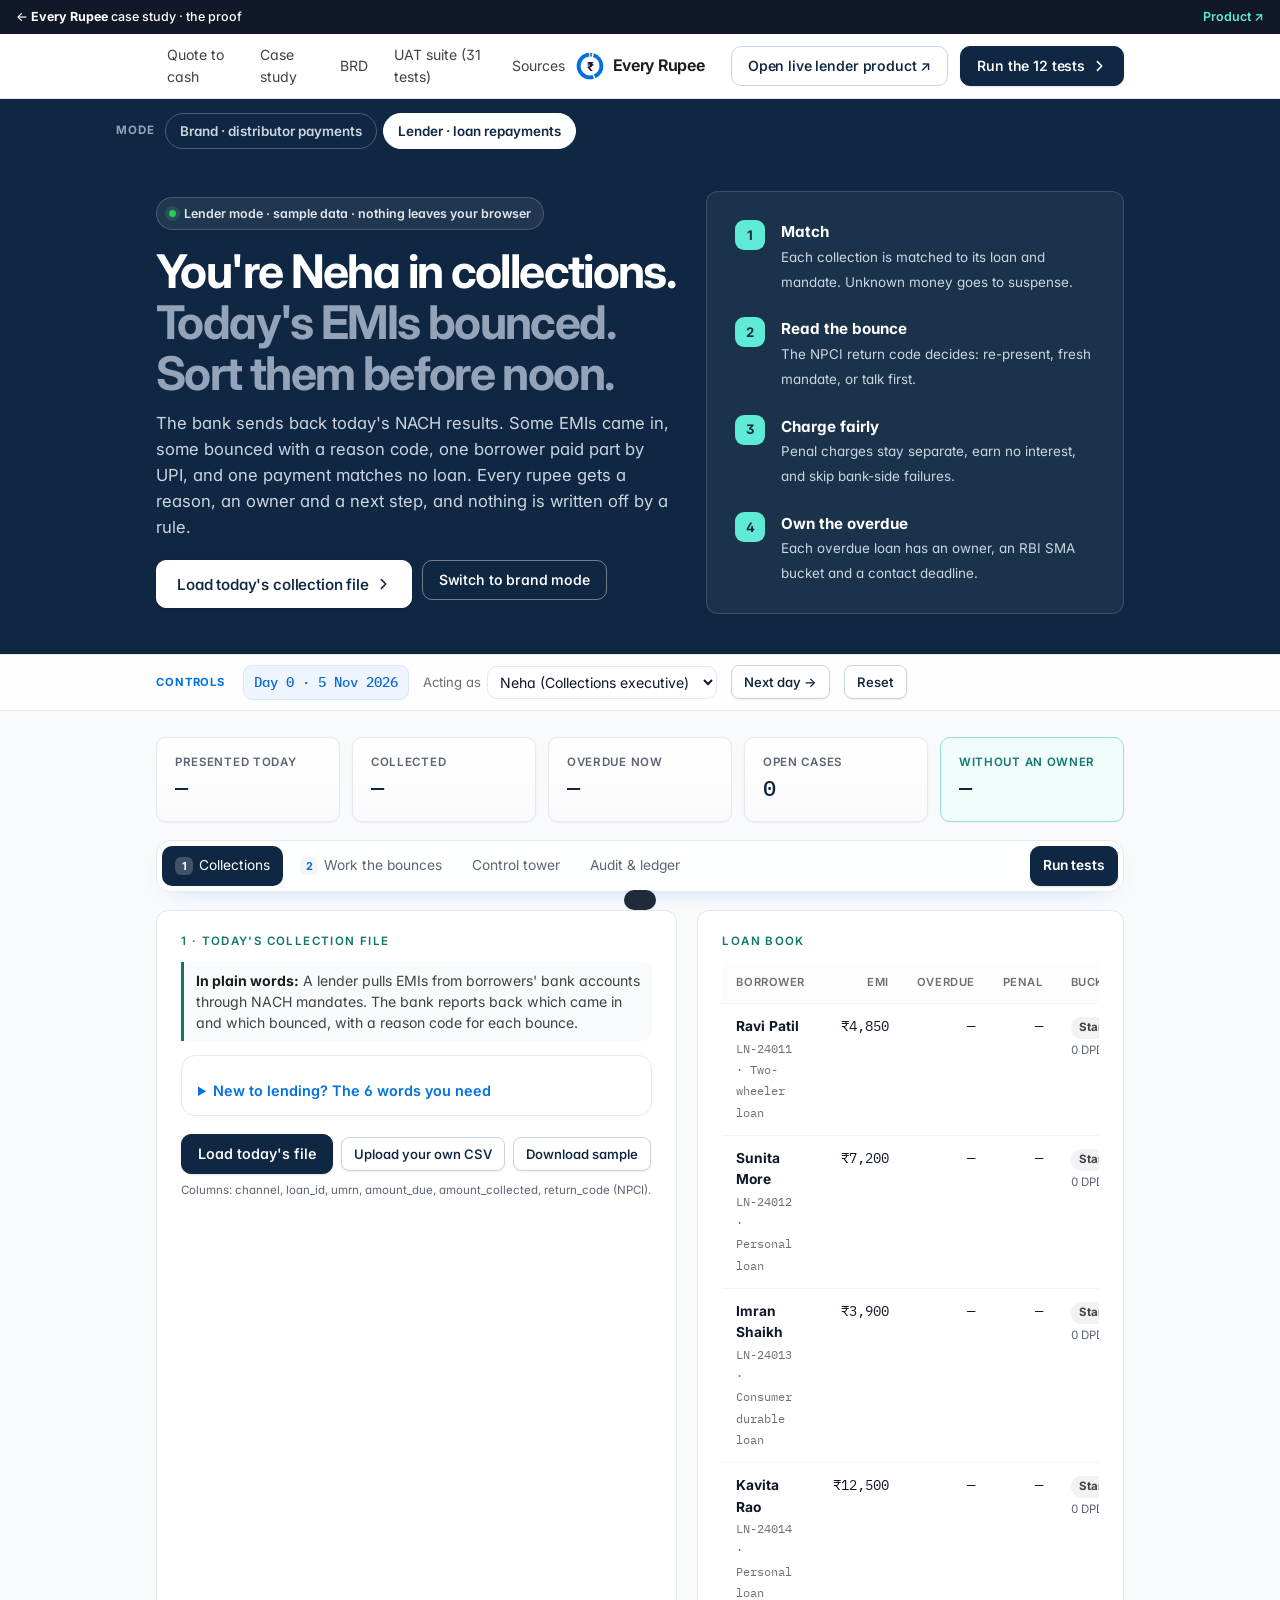
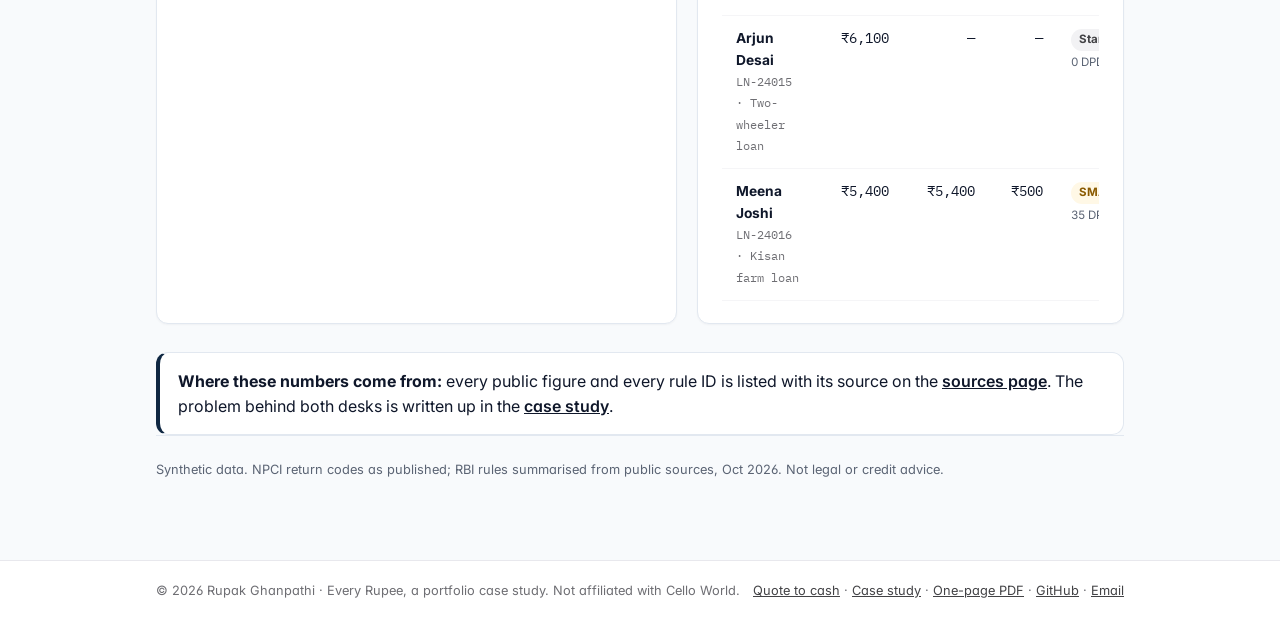
<file: site/lender.html>
<!doctype html>
<html lang="en">
<head>
<meta charset="utf-8">
<meta name="viewport" content="width=device-width, initial-scale=1">
<title>Every Rupee · Lender collections desk</title>
<meta name="description" content="Lender mode: today's NACH returns and UPI receipts, each bounce classified by its NPCI reason code, every overdue loan owned. Synthetic data, runs in your browser.">
<link rel="icon" href="favicon.svg" type="image/svg+xml">
<link rel="preconnect" href="https://fonts.googleapis.com">
<link rel="preconnect" href="https://fonts.gstatic.com" crossorigin>
<link href="https://fonts.googleapis.com/css2?family=Source+Serif+4:opsz,wght@8..60,500;8..60,600&family=Inter:wght@400;500;600&family=IBM+Plex+Mono:wght@500&display=swap" rel="stylesheet">
<link rel="stylesheet" href="styles.css">
<style>
.dk{max-width:1080px;margin:0 auto;padding:0 16px}
.dk-top{display:flex;justify-content:space-between;align-items:center;gap:12px;flex-wrap:wrap;padding:18px 0 6px}
.dk-top a{font-size:.9rem;text-decoration:none}
.dk h1{font-size:clamp(1.8rem,5vw,2.6rem);margin:6px 0 6px}
.note{font-size:.85rem;color:var(--muted);background:var(--surface);border:1px solid var(--line);border-radius:10px;padding:10px 12px;margin:10px 0 18px}
.bar-top{position:sticky;top:0;z-index:5;background:var(--bg);border-bottom:1px solid var(--line);padding:10px 0;display:flex;gap:10px;align-items:center;flex-wrap:wrap}
.bar-top label{font-size:.82rem;color:var(--muted);display:flex;gap:6px;align-items:center}
.bar-top select,.bar-top input{font:inherit;font-size:.88rem;padding:6px 8px;border:1px solid var(--line);border-radius:8px;background:#fff;color:var(--ink)}
.bar-top input{width:96px}
.day{font-family:var(--mono);font-weight:500;background:var(--ink);color:#fff;border-radius:8px;padding:6px 10px;font-size:.85rem}
.btn{font:inherit;font-size:.9rem;padding:9px 14px;border-radius:9px;border:1px solid var(--line);background:var(--surface);color:var(--ink);cursor:pointer}
.btn.small{font-size:.82rem;padding:6px 10px}
.btn.primary{background:var(--accent);border-color:var(--accent);color:#fff}
.btn:hover{border-color:var(--accent)}
.grid{display:grid;gap:16px;grid-template-columns:1fr}
@media(min-width:900px){.grid.two{grid-template-columns:1.1fr .9fr}}
.card{background:var(--surface);border:1px solid var(--line);border-radius:14px;padding:16px}
.card h2{font-size:1.15rem;margin-bottom:4px}
.card .sub{font-size:.88rem;color:var(--muted);margin-bottom:12px}
.step{font-family:var(--sans);font-size:.72rem;letter-spacing:.1em;text-transform:uppercase;color:var(--accent);font-weight:600}
.row{display:flex;gap:8px;flex-wrap:wrap;align-items:center}
form.add{display:grid;gap:8px;grid-template-columns:minmax(0,1fr) minmax(0,1fr);margin-top:12px}.grid>*{min-width:0}form.add select{width:100%}
form.add label{font-size:.78rem;color:var(--muted);display:flex;flex-direction:column;gap:3px}
form.add input,form.add select{font:inherit;font-size:.9rem;padding:7px 8px;border:1px solid var(--line);border-radius:8px;background:#fff;min-width:0}
form.add .full{grid-column:1/-1}
form.add .chk{flex-direction:row;align-items:center;gap:8px;color:var(--ink)}
details summary{cursor:pointer;font-size:.9rem;color:var(--accent);margin-top:12px}
.kpis{display:grid;grid-template-columns:repeat(auto-fit,minmax(150px,1fr));gap:10px;margin:14px 0 10px}
.kpi{background:var(--surface);border:1px solid var(--line);border-radius:12px;padding:10px 12px}
.kpi span{display:block;font-size:.72rem;letter-spacing:.06em;text-transform:uppercase;color:var(--muted);font-weight:600}
.kpi b{font-family:var(--mono);font-size:1.15rem;font-weight:500}
.kpi.lead{border-color:var(--accent);background:var(--accent-soft)}
.stack{display:flex;height:12px;border-radius:6px;overflow:hidden;background:var(--line)}
.stack span{display:block;height:100%}
.s-tds{background:var(--tds)}.s-acc{background:var(--rev)}.s-dis{background:var(--dispute)}
.legend{list-style:none;padding:0;margin:8px 0 0;display:flex;gap:14px;flex-wrap:wrap;font-size:.82rem;color:var(--muted)}
.legend i{display:inline-block;width:10px;height:10px;border-radius:2px;margin-right:6px;vertical-align:-1px}
table{width:100%;border-collapse:collapse;font-size:.86rem}
th,td{text-align:left;padding:7px 6px;border-bottom:1px solid var(--line);vertical-align:top}
th{font-size:.72rem;letter-spacing:.06em;text-transform:uppercase;color:var(--muted);font-weight:600}
.r{text-align:right}.tiny{font-size:.72rem;color:var(--muted)}
.tbl{overflow-x:auto}
.case{border:1px solid var(--line);border-radius:12px;padding:12px;margin-bottom:10px;background:#fff}
.case header{display:flex;gap:8px;align-items:center;flex-wrap:wrap}
.case .amt{margin-left:auto}
.case p{margin:6px 0 0;font-size:.88rem}
.case .why{color:var(--dispute);font-size:.82rem}
.case.closed{opacity:.72;background:var(--surface)}
.case.late{border-color:var(--dispute)}
.acts{display:flex;gap:6px;flex-wrap:wrap;margin-top:10px;align-items:center}
.by{font-size:.78rem;color:var(--muted)}
.type{font-size:.75rem;padding:2px 8px;border-radius:999px;background:var(--accent-soft);color:var(--accent)}
.t-unexplained,.t-damage{background:var(--dispute-soft);color:var(--dispute)}
.t-scheme{background:var(--rev-soft);color:#7a5f0c}
.pill{font-size:.72rem;padding:2px 8px;border-radius:999px;font-weight:600}
.pill.ok,.ok{color:#0071E3}.pill.ok{background:#F5F5F7}
.pill.bad{background:var(--dispute-soft);color:var(--dispute)}
.empty{color:var(--muted);font-size:.9rem}
#log{list-style:none;padding:0;margin:0;max-height:360px;overflow:auto;font-size:.82rem}
#log li{padding:6px 0;border-bottom:1px solid var(--line)}
#log .rule{font-family:var(--mono);font-size:.72rem;background:var(--accent-soft);color:var(--accent);border-radius:4px;padding:1px 5px;margin-right:4px}
.flash{position:fixed;left:50%;bottom:18px;transform:translate(-50%,140%);background:var(--ink);color:#fff;padding:10px 16px;border-radius:10px;font-size:.9rem;max-width:min(92vw,560px);transition:transform .25s;z-index:20}
.flash.show{transform:translate(-50%,0)}.flash.warn{background:var(--dispute)}
@media(max-width:700px){.bar-top{position:static}}
.dt{border-collapse:collapse;margin-top:8px;font-size:.74rem;width:100%}
.dt th{font-size:.66rem;padding:3px 4px;background:var(--bg);text-transform:none;letter-spacing:0}
.dt td{padding:3px 4px;text-align:center;border:1px solid var(--line)}
.dt td.y{color:#0071E3;font-weight:700}.dt td.n{color:var(--dispute);font-weight:700;background:var(--dispute-soft)}
.trace,.trace2{font-family:var(--mono);font-size:.68rem;color:var(--muted);margin-right:4px}
#log .trace{margin-left:2px}
.foot{font-size:.8rem;color:var(--muted);padding:24px 0 40px}
</style>
<link rel="stylesheet" href="product.css">
<style>
body{background:radial-gradient(40% 40% at 15% 0%,rgba(232,232,237,.28),transparent 70%),radial-gradient(35% 35% at 90% 0%,rgba(232,232,237,.3),transparent 70%),#FBFBFD no-repeat!important}
.appbar{background:rgba(255,255,255,.75)!important;backdrop-filter:blur(14px)}
h1{font-family:'Source Serif 4',Georgia,serif;letter-spacing:-.02em}
.start{list-style:none;counter-reset:s;display:flex;flex-wrap:wrap;gap:10px;padding:0;margin:12px 0 14px}
.start li{counter-increment:s;display:flex;gap:10px;align-items:center;padding:10px 14px;border-radius:14px;background:rgba(255,255,255,.8);border:1px solid #E8E8ED;font-size:.88rem;color:#424245}
.start li:before{content:counter(s);width:22px;height:22px;border-radius:50%;background:#1D1D1F;color:#fff;font-size:.72rem;font-weight:700;display:grid;place-items:center;flex:none}
.btn{border-radius:999px!important;font-weight:550!important;border:1px solid rgba(0,113,227,.16)!important;background:rgba(255,255,255,.8)!important;color:#1D1D1F!important;box-shadow:0 1px 2px rgba(0,0,0,.04)!important;transition:transform .15s,background .15s!important}
.btn:hover{transform:translateY(-1px)}
.btn.primary,.appbar nav a.pri{background:#1D1D1F!important;color:#fff!important;border:0!important}
.btn.primary:hover,.appbar nav a.pri:hover{background:#0071E3!important}
.bar-top{background:rgba(255,255,255,.7)!important;backdrop-filter:blur(12px);border-color:#E8E8ED!important}
.card,.panel,table{border-radius:16px!important}
.card,.panel{border-color:#E8E8ED!important;box-shadow:0 14px 34px -30px rgba(0,113,227,.5)!important}
select,input{border-radius:10px!important}
</style>
<style>
.appbar .dnav a{border-radius:8px!important;font-size:.88rem;white-space:nowrap}
.appbar .dnav a.pri{background:linear-gradient(180deg,#1D1D1F,#1D1D1F)!important;color:#fff!important;border-radius:9px!important;box-shadow:inset 0 1px 0 rgba(255,255,255,.14)}
.btn{height:40px;padding:0 16px!important;border-radius:10px!important;display:inline-flex!important;align-items:center;gap:8px;background:#fff!important;border:1px solid rgba(0,0,0,.12)!important;box-shadow:0 1px 2px rgba(0,0,0,.06),inset 0 -1px 0 rgba(0,0,0,.04)!important}
.btn.small{height:34px;padding:0 12px!important;border-radius:9px!important}
.btn.primary{background:linear-gradient(180deg,#1D1D1F,#1D1D1F)!important;color:#fff!important;border:1px solid #1D1D1F!important;box-shadow:inset 0 1px 0 rgba(255,255,255,.14),0 8px 20px -10px rgba(0,0,0,.7)!important}
.btn.primary:hover{background:linear-gradient(180deg,#0071E3,#0071E3)!important}
.btn:hover{transform:translateY(-1px);box-shadow:0 6px 16px -8px rgba(0,0,0,.25)!important}
.pnote{display:flex;gap:10px;align-items:flex-start;margin:4px 0 14px;padding:10px 14px;border-radius:12px;background:#1D1D1F;color:#E3E3E8;font-size:.84rem}
.pnote svg{width:18px;height:18px;color:#A9D6FF;flex:none;margin-top:1px}.pnote b{color:#fff}
.dfoot{margin-top:40px;border-top:1px solid #E8E8ED;background:#fff;padding:20px 0;font-size:.8rem;color:#6E6E73}
.dfoot .dk{display:flex;justify-content:space-between;gap:12px;flex-wrap:wrap}.dfoot a{color:#424245}
</style>
<style>
:root{--pi:#1D1D1F;--pi2:#424245;--pm:#6E6E73;--pl:#E8E8ED;--pg:#0071E3}
body{background:#FBFBFD!important;font-family:Inter,system-ui,sans-serif}
body:before{content:"";position:fixed;inset:0 0 auto;height:620px;z-index:-1;pointer-events:none;background:radial-gradient(38% 60% at 8% 0%,rgba(232,232,237,.75),transparent 70%),radial-gradient(34% 55% at 96% 0%,rgba(232,232,237,.7),transparent 70%),radial-gradient(30% 40% at 55% 30%,rgba(205,239,240,.5),transparent 70%)}
header.ph{position:sticky;top:0;z-index:40;background:rgba(251,251,253,.72);backdrop-filter:saturate(1.6) blur(18px);-webkit-backdrop-filter:saturate(1.6) blur(18px);border-bottom:1px solid rgba(0,0,0,.06)}
.phin{display:grid;grid-template-columns:1fr auto 1fr;align-items:center;height:64px}
.phl,.phr{display:flex;gap:4px;align-items:center}.phr{justify-content:flex-end;gap:12px}
.phl a,.pt{font-size:.88rem;color:var(--pi2);text-decoration:none;padding:7px 11px;border-radius:9px}.phl a:hover,.pt:hover{background:rgba(0,0,0,.05);color:var(--pi)}
.plogo{display:flex;gap:9px;align-items:center;text-decoration:none;color:var(--pi);font-weight:650;letter-spacing:-.02em}
@media(max-width:820px){.phl,.pt{display:none}.phin{grid-template-columns:auto 1fr}}
.pb{display:inline-flex;align-items:center;gap:8px;height:40px;padding:0 16px;border-radius:11px;font:inherit;font-size:.88rem;font-weight:550;letter-spacing:-.01em;cursor:pointer;color:var(--pi);background:#fff;border:1px solid rgba(0,0,0,.12);box-shadow:0 1px 2px rgba(0,0,0,.06),inset 0 -1px 0 rgba(0,0,0,.04);transition:transform .15s,box-shadow .15s,background .15s;text-decoration:none}
.pb:hover{transform:translateY(-1px);box-shadow:0 8px 20px -10px rgba(0,0,0,.3)}
.pb svg{width:14px;height:14px;transition:transform .15s}.pb:hover svg{transform:translateX(2px)}
.pb.g{color:#fff;border-color:#1D1D1F;background:linear-gradient(180deg,#1D1D1F,#1D1D1F);box-shadow:inset 0 1px 0 rgba(255,255,255,.14),0 10px 24px -12px rgba(0,0,0,.8)}
.pb.g:hover{background:linear-gradient(180deg,#0071E3,#0071E3)}
.pb.lg{height:48px;padding:0 20px;font-size:.95rem;border-radius:12px}
.phero{padding:42px 0 26px}
.phg{display:grid;gap:28px;align-items:center}@media(min-width:960px){.phg{grid-template-columns:1.25fr 1fr}}
.peye{display:inline-flex;gap:8px;align-items:center;font-size:.78rem;font-weight:600;color:var(--pg);background:rgba(255,255,255,.75);border:1px solid var(--pl);padding:6px 12px;border-radius:999px}
.peye b{width:7px;height:7px;border-radius:50%;background:#34C759;box-shadow:0 0 0 4px rgba(52,199,89,.18)}
.phero h1{font-family:'Source Serif 4',Georgia,serif;font-weight:600;font-size:clamp(1.9rem,4vw,2.9rem);line-height:1.1;letter-spacing:-.025em;margin:16px 0 12px;color:var(--pi)}
.phero h1 em{font-style:normal;background:linear-gradient(100deg,#0071E3 10%,#34C759 50%,#0071E3 95%);-webkit-background-clip:text;background-clip:text;color:transparent}
.plead{font-size:1.04rem;color:var(--pi2);margin:0 0 20px;max-width:56ch}
.pcta{display:flex;gap:10px;flex-wrap:wrap}
.ppriv{display:flex;gap:8px;align-items:center;margin:16px 0 0;font-size:.82rem;color:var(--pm)}.ppriv svg{width:16px;height:16px;color:var(--pg)}
.pflow{list-style:none;margin:0;padding:18px;display:grid;gap:4px;background:rgba(255,255,255,.85);border:1px solid var(--pl);border-radius:20px;box-shadow:0 30px 60px -40px rgba(0,113,227,.55);position:relative}
.pflow li{display:grid;grid-template-columns:34px 1fr;gap:12px;align-items:start;padding:10px;border-radius:12px}
.pflow li:hover{background:#FAFAFC}
.pflow i{font-style:normal;width:30px;height:30px;border-radius:9px;display:grid;place-items:center;font-weight:700;font-size:.82rem;color:#fff;background:linear-gradient(180deg,#1D1D1F,#1D1D1F)}
.pflow b{display:block;font-size:.95rem;color:var(--pi)}.pflow span{font-size:.84rem;color:var(--pm)}
.bar-top{position:relative;background:rgba(255,255,255,.82)!important;backdrop-filter:blur(14px);border-top:1px solid var(--pl)!important;border-bottom:1px solid var(--pl)!important}
.bar-top label{font-size:.82rem;color:var(--pm)}
.cbl{font-size:.7rem;font-weight:700;letter-spacing:.08em;text-transform:uppercase;color:var(--pg);margin-right:4px}
.day{background:linear-gradient(180deg,#1D1D1F,#1D1D1F)!important;border-radius:9px!important}
.tabs2{position:sticky;top:72px;z-index:20;display:flex;gap:4px;flex-wrap:wrap;margin:18px 0 0;padding:5px!important;background:rgba(255,255,255,.85)!important;backdrop-filter:blur(12px);border:1px solid var(--pl)!important;border-radius:14px!important;box-shadow:0 10px 26px -20px rgba(0,113,227,.5)}
.tabs2 a{border-radius:10px!important;padding:8px 12px!important;font-size:.86rem!important;text-decoration:none}.tabs2 a:hover{background:#FAFAFC!important}
.tabs2 i{background:#F5F5F7!important;color:var(--pg)!important;border-radius:6px!important;font-style:normal}
.tabs2 button{margin-left:auto;border-radius:10px!important;background:linear-gradient(180deg,#1D1D1F,#1D1D1F)!important;color:#fff!important;border:0!important}
.card{background:#fff!important;border:1px solid var(--pl)!important;border-radius:18px!important;box-shadow:0 18px 40px -34px rgba(0,113,227,.55)!important}
.step{color:#0071E3!important;letter-spacing:.08em}
.kpi{border-radius:16px!important;border:1px solid var(--pl)!important;background:linear-gradient(180deg,#fff,#FAFAFC)!important}
.kpi.lead{background:linear-gradient(135deg,#1D1D1F,#1D1D1F)!important;border-color:#1D1D1F!important}.kpi.lead span,.kpi.lead b{color:#fff!important}
table{border-collapse:separate!important;border-spacing:0}th{background:#FDFDFE!important;font-size:.7rem!important;letter-spacing:.07em;color:var(--pm)!important}
tbody tr{transition:background .12s}tbody tr:hover{background:#FAFAFC}
td,th{border-bottom:1px solid #F5F5F7!important}
input,select{border:1px solid var(--pl)!important;border-radius:10px!important;transition:border-color .15s,box-shadow .15s}
input:focus,select:focus{outline:0;border-color:#34C759!important;box-shadow:0 0 0 3px rgba(52,199,89,.15)}
.flash{border-radius:12px!important;background:#1D1D1F!important;color:#fff!important}

.dk{max-width:1000px!important}
@media(min-width:900px){#recv .grid.two{grid-template-columns:1.1fr 1fr!important}}
main .grid{gap:20px!important}
#cases .grid.two{grid-template-columns:1fr!important}
[data-pane][hidden]{display:none!important}
.tabs2 a.on{background:linear-gradient(180deg,#1D1D1F,#1D1D1F)!important;color:#fff!important}.tabs2 a.on i{background:rgba(255,255,255,.18)!important;color:#fff!important}
.sumbar{margin:16px 0 0}

main section{padding-top:18px!important}
.card{padding:22px 24px!important}
.card h2{font-size:1.2rem!important;margin:4px 0 6px!important}
.case,.c-card,#case-list>div{margin-bottom:14px!important}
#case-list>*{padding:18px 20px!important;border-radius:16px!important}
.mono.tiny,#case-list .mono{font-size:.78rem!important;color:#6E6E73!important;line-height:1.55}
td,th{padding:12px 14px!important}
.kpis,.kpi-row{gap:12px!important}
.kpi{padding:16px 18px!important}.kpi b{font-size:1.35rem!important}
.legend{margin-top:10px!important}
.bar-top .row{gap:10px 14px!important}
#case-list .amt,#case-list [class*="amt"]{font-size:1.15rem!important;font-weight:700!important;color:#1D1D1F!important}
</style>
</head>
<body><div style="background:#111827;color:#E5E7EB;font:500 12.5px/1.4 Inter,Arial,sans-serif;padding:8px 16px;display:flex;justify-content:space-between;gap:10px;flex-wrap:wrap"><span><a href="index.html#proof" style="color:#fff;text-decoration:none">← <b>Every Rupee</b> case study · the proof</a></span><a href="https://every-rupee-gets-owner.lovable.app" style="color:#5EEAD4;text-decoration:none;font-weight:600">Product ↗</a></div>
<header class="ph"><div class="dk phin">
  <nav class="phl"><a href="index.html">Quote to cash</a><a href="case-study.html">Case study</a><a href="brd.html">BRD</a><a href="desk.html?uat=1" aria-current="page">UAT suite (31 tests)</a><a href="sources.html">Sources</a></nav>
  <a class="plogo" href="./" aria-label="Every Rupee home"><svg width="28" height="28" xmlns="http://www.w3.org/2000/svg" viewBox="0 0 32 32" role="img" aria-label="Every Rupee"><circle cx="16" cy="16" r="13" fill="none" stroke="#64748B" stroke-width="4.5" stroke-dasharray="2.48 79.20" transform="rotate(-90 16 16)"/><circle cx="16" cy="16" r="13" fill="none" stroke="#0071E3" stroke-width="4.5" stroke-dasharray="31.07 50.61" stroke-dashoffset="-4.08" transform="rotate(-90 16 16)"/><circle cx="16" cy="16" r="13" fill="none" stroke="#0071E3" stroke-width="4.5" stroke-dasharray="43.32 38.36" stroke-dashoffset="-36.76" transform="rotate(-90 16 16)"/><text x="16" y="21.2" text-anchor="middle" font-family="Inter,Arial,sans-serif" font-weight="700" font-size="14" fill="#111827">₹</text></svg><span>Every Rupee</span></a>
  <div class="phr"><a class="pb" href="https://every-rupee-gets-owner.lovable.app/lender-demo">Open live lender product ↗</a><button class="pb g" type="button" onclick="document.getElementById('run-uat').click()">Run the 12 tests<svg viewBox="0 0 16 16" aria-hidden="true"><path d="M5 3l5 5-5 5" fill="none" stroke="currentColor" stroke-width="1.8" stroke-linecap="round" stroke-linejoin="round"/></svg></button></div>
</div></header>

<div class="modes dk"><span>Mode</span><a href="desk.html">Brand · distributor payments</a><a class="on" href="lender.html">Lender · loan repayments</a></div>
<section class="phero"><div class="dk">
  <div class="phg">
   <div>
    <span class="peye"><b></b>Lender mode · sample data · nothing leaves your browser</span>
    <h1>You're Neha in collections. <em>Today's EMIs bounced. Sort them before noon.</em></h1>
    <p class="plead">The bank sends back today's NACH results. Some EMIs came in, some bounced with a reason code, one borrower paid part by UPI, and one payment matches no loan. Every rupee gets a reason, an owner and a next step, and nothing is written off by a rule.</p>
    <div class="pcta"><button class="pb g lg" type="button" id="start-l">Load today's collection file<svg viewBox="0 0 16 16" aria-hidden="true"><path d="M5 3l5 5-5 5" fill="none" stroke="currentColor" stroke-width="1.8" stroke-linecap="round" stroke-linejoin="round"/></svg></button><a class="pb" href="desk.html">Switch to brand mode</a></div>
   </div>
   <ol class="pflow">
    <li><i>1</i><div><b>Match</b><span>Each collection is matched to its loan and mandate. Unknown money goes to suspense.</span></div></li>
    <li><i>2</i><div><b>Read the bounce</b><span>The NPCI return code decides: re-present, fresh mandate, or talk first.</span></div></li>
    <li><i>3</i><div><b>Charge fairly</b><span>Penal charges stay separate, earn no interest, and skip bank-side failures.</span></div></li>
    <li><i>4</i><div><b>Own the overdue</b><span>Each overdue loan has an owner, an RBI SMA bucket and a contact deadline.</span></div></li>
   </ol>
  </div>
  <button class="btn primary" id="run-uat" type="button" hidden style="display:none!important">Run the 12 tests</button>
</div></section>
<div class="bar-top"><div class="dk row" style="width:100%">
  <span class="cbl">Controls</span><span class="day" id="day">Day 0</span>
  <label>Acting as <select id="who"><option value="maker">Neha (Collections executive)</option><option value="checker">Arvind (Collections manager)</option></select></label>
  <button class="btn small" id="next-day">Next day →</button>
  <button class="btn small" id="reset">Reset</button>
</div></div>

<section class="dk" id="uat" hidden style="padding:18px 16px 0">
  <div class="card">
    <p class="step">Verification</p>
    <h2>Lender-mode tests</h2>
    <p class="sub" id="uat-sum"></p>
    <div class="tbl"><table><thead><tr><th>Test</th><th>Traces to</th><th>Scenario</th><th>Actual</th><th>Result</th></tr></thead><tbody id="uat-body"></tbody></table></div>
  </div>
</section>

<main class="dk" id="work">
  <div class="sumbar"><div class="kpis">
    <div class="kpi"><span>Presented today</span><b id="k-due">—</b></div>
    <div class="kpi"><span>Collected</span><b id="k-col">—</b></div>
    <div class="kpi"><span>Overdue now</span><b id="k-od">—</b></div>
    <div class="kpi"><span>Open cases</span><b id="k-open">0</b></div>
    <div class="kpi lead"><span>Without an owner</span><b id="k-unowned">—</b></div>
  </div></div>
  <nav class="tabs2" aria-label="Workspace"><a href="#l-in"><i>1</i>Collections</a><a href="#l-cases"><i>2</i>Work the bounces</a><a href="#l-tower">Control tower</a><a href="#l-audit">Audit &amp; ledger</a><button type="button" onclick="document.getElementById('run-uat').click()">Run tests</button></nav>
  <section style="padding:18px 0 0" id="l-in" data-p>
    <div class="grid two">
      <div class="card">
        <p class="step">1 · Today's collection file</p>
        <p class="plain"><b>In plain words:</b> A lender pulls EMIs from borrowers' bank accounts through NACH mandates. The bank reports back which came in and which bounced, with a reason code for each bounce.</p>
        <details class="gloss"><summary>New to lending? The 6 words you need</summary><dl>
<dt>EMI</dt><dd>The fixed monthly instalment: part interest, part principal.</dd>
<dt>NACH mandate</dt><dd>The borrower's standing permission for the lender to debit the EMI.</dd>
<dt>Bounce / return</dt><dd>The debit failed. The bank sends an NPCI reason code saying why.</dd>
<dt>Penal charge</dt><dd>A fee for a missed payment. Under RBI rules it is a charge, not interest, and earns no interest itself.</dd>
<dt>DPD</dt><dd>Days past due: how long the EMI has been unpaid.</dd>
<dt>SMA</dt><dd>RBI's early-warning buckets: SMA-0 (1–30 DPD), SMA-1 (31–60), SMA-2 (61–90). Beyond 90 days, NPA.</dd></dl></details>
        <div class="row"><button class="btn primary" id="load-sample">Load today's file</button><label class="btn small">Upload your own CSV<input type="file" id="file" accept=".csv" hidden></label><button class="btn small" id="dl-sample">Download sample</button></div>
        <p class="tiny" style="margin-top:8px">Columns: channel, loan_id, umrn, amount_due, amount_collected, return_code (NPCI).</p>
      </div>
      <div class="card">
        <p class="step">Loan book</p>
        <div class="tbl"><table><thead><tr><th>Borrower</th><th class="r">EMI</th><th class="r">Overdue</th><th class="r">Penal</th><th>Bucket</th></tr></thead><tbody id="loan-body"></tbody></table></div>
      </div>
    </div>
  </section>
  <section style="padding:18px 0 0" id="l-cases" data-p hidden>
    <p class="step">2 · Work the bounces <span class="why2">the reason code decides the next action</span></p>
    <p class="plain"><b>In plain words:</b> Re-presenting a closed account just bounces again and adds a charge. So each bounce is sorted by its reason: try again, get a new mandate, or talk to the borrower first.</p>
    <p class="sub" style="font-size:.85rem;color:var(--muted)">Tip: try "Re-present" on the closed account (blocked), and waive a ₹1,500 charge as Neha (needs Arvind).</p>
    <div id="case-list"></div>
  </section>
  <section style="padding:18px 0 0" id="l-tower" data-p hidden>
    <p class="step">Control tower <span class="why2">what a collections head checks first</span></p>
    <div id="tower-body"></div>
  </section>
  <section style="padding:18px 0 0" id="l-audit" data-p hidden>
    <div class="grid two">
      <div class="card"><h2>Audit trail</h2><p class="sub">Every action, with the rule that drove it.</p><ul id="log"></ul><div class="row" style="margin-top:10px"><button class="btn small" id="dl-log">Download audit trail (CSV)</button></div></div>
      <div class="card"><h2>Ledger postings</h2><p class="sub">Interest, principal and penal charges posted to separate ledgers.</p><p class="tiny" id="jv-sum"></p><div class="tbl"><table class="jv"><thead><tr><th>Voucher</th><th>Ledger</th><th class="r">Debit</th><th class="r">Credit</th></tr></thead><tbody id="jv-body"></tbody></table></div><div class="row" style="margin-top:10px"><button class="btn small" id="dl-jv">Download journal (CSV)</button></div></div>
    </div>
    <div class="card" style="margin-top:16px"><h2>Rules in lender mode</h2><ul class="rl">
      <li><b>LR-1 Match.</b> Every collection is matched to its loan by loan ID and mandate (UMRN). Anything unmatched goes to suspense with an owner and is applied to nothing.</li>
      <li><b>LR-2 Read the return code.</b> NPCI codes 04 (balance insufficient), 68 (account frozen) and 59 (network failure) can be re-presented, up to the lender's limit (2 here). Codes 01, 02, 14 and 61 mean the mandate is dead: get a fresh one. Codes 06 and 17 mean the borrower stopped it: talk first.</li>
      <li><b>LR-3 Charge fairly.</b> A penal charge is a separate charge: never added to principal, and no interest is charged on it (RBI, Fair Lending Practice: Penal Charges in Loan Accounts, 18 Aug 2023). No penal charge when the bank's system caused the bounce (lender policy).</li>
      <li><b>LR-4 Own the overdue.</b> Part payments are applied in the lender's disclosed order: overdue interest, then principal, then charges. Every overdue loan has an owner, a contact deadline and an RBI SMA bucket.</li>
      <li><b>LR-5 Control.</b> Waiving a penal charge above ₹1,000 needs a second approver. Nothing is written off by a rule.</li></ul>
      <p class="tiny">Penal amount, re-presentation limit, appropriation order and waiver threshold are lender policy settings, shown with illustrative values.</p></div>
  </section>
  <p class="nextstep" style="max-width:1080px;margin:28px auto 0;padding:16px 18px;border:1px solid #E2E8F0;border-left:4px solid #0F2742;border-radius:12px;background:#fff"><b>Where these numbers come from:</b> every public figure and every rule ID is listed with its source on the <a href="sources.html" style="font-weight:600">sources page</a>. The problem behind both desks is written up in the <a href="case-study.html" style="font-weight:600">case study</a>.</p>
<p class="foot">Synthetic data. NPCI return codes as published; RBI rules summarised from public sources, Oct 2026. Not legal or credit advice.</p>
</main>
<div class="flash" id="flash" role="status" aria-live="polite"></div>
<footer class="dfoot"><div class="dk"><span>© 2026 Rupak Ghanpathi · Every Rupee, a portfolio case study. Not affiliated with Cello World.</span><span><a href="index.html">Quote to cash</a> · <a href="case-study.html">Case study</a> · <a href="Cello_O2C_One_Pager.pdf">One-page PDF</a> · <a href="https://github.com/RUPAK30/Cello-O2C-Deduction-Workflow-Case-Study">GitHub</a> · <a href="mailto:rupakr2g@gmail.com?subject=Every%20Rupee">Email</a></span></div></footer>
<script src="lender.js"></script>
<script>
(function(){var tabs=document.querySelector('.tabs2');function show(id){document.querySelectorAll('[data-p]').forEach(function(s){s.hidden=('#'+s.id)!==id});tabs.querySelectorAll('a').forEach(function(a){a.classList.toggle('on',a.getAttribute('href')===id)})}
tabs.querySelectorAll('a').forEach(function(a){a.addEventListener('click',function(e){e.preventDefault();show(a.getAttribute('href'));tabs.scrollIntoView({behavior:'smooth',block:'start'})})});show('#l-in');
document.getElementById('start-l').onclick=function(){document.getElementById('load-sample').click();show('#l-cases');tabs.scrollIntoView({behavior:'smooth'})};
document.getElementById('load-sample').addEventListener('click',function(){setTimeout(function(){show('#l-cases')},60)});window.LSHOW=show;})();
</script>
<div class="tour" id="tour" hidden><div class="tt"><span id="tn"></span><button id="tx" aria-label="Close">×</button></div><b id="th"></b><p id="tp"></p><div class="tb"><button class="tbk" id="tbk" hidden>← Back</button><button class="btn primary" id="tgo">Next</button></div></div>
<button class="tourbtn" id="tourbtn" type="button">▶ 60-second tour</button>
<script>
(function(){function q(s){return document.querySelector(s)}function hl(sel){document.querySelectorAll('.hl').forEach(function(e){e.classList.remove('hl')});var e=sel&&q(sel);if(e){e.classList.add('hl');e.scrollIntoView({behavior:'smooth',block:'center'})}}
var S=[
{h:"One problem, one minute",p:"A lender collects EMIs by auto-debit. Every morning the bank reports which came in and which bounced. This desk makes sure every bounce gets the right next step and every overdue loan has an owner.",go:function(){hl(null)}},
{h:"Today's file comes in",p:"One EMI came in, four bounced, one borrower paid part by UPI, and ₹2,000 matches no loan, so it sits in suspense instead of being guessed onto someone's account.",go:function(){if(!document.querySelector('#case-list article'))q('#load-sample').click();setTimeout(function(){LSHOW('#l-in');hl('#loan-body')},150)}},
{h:"The reason code decides",p:"Each bounce carries an NPCI code. Code 01 (account closed) needs a fresh mandate: re-presenting would just bounce again. Code 59 (bank's network) is retried with no charge. Code 06 (borrower stopped it) means talk first.",go:function(){LSHOW('#l-cases');hl('#case-list')}},
{h:"Charges stay fair",p:"Penal charges are kept separate from the loan and earn no interest, as RBI requires. A waiver above ₹1,000 needs a second person. Nothing is ever written off by a rule.",go:function(){LSHOW('#l-cases');hl('#case-list article')}},
{h:"The collections head's view",p:"Overdue by RBI bucket (SMA-0, 1 and 2), dead mandates, money in suspense, and every posting as a balanced voucher. Tap Run tests: 12 checks, including the ones that must be blocked.",go:function(){LSHOW('#l-tower');hl('#tower-body')}}];
var i=0,T=q('#tour'),B=q('#tourbtn');
function show(){var x=S[i];x.go();setTimeout(function(){q('#tn').textContent=i?'STEP '+i+' OF '+(S.length-1):'START HERE';q('#th').textContent=x.h;q('#tp').textContent=x.p;q('#tgo').textContent=!i?'Show me →':i<S.length-1?'Next →':'Finish';q('#tbk').hidden=i<2},220)}
B.onclick=function(){i=0;T.hidden=false;B.hidden=true;show()};q('#tgo').onclick=function(){if(i<S.length-1){i++;show()}else{T.hidden=true;B.hidden=false;hl(null)}};q('#tbk').onclick=function(){if(i>1){i--;show()}};q('#tx').onclick=function(){T.hidden=true;B.hidden=false;hl(null)};
(function(){var P=q('.pcta');if(!P||!('IntersectionObserver' in window))return;new IntersectionObserver(function(e){if(T.hidden)B.style.display=e[0].isIntersecting?'none':''}).observe(P)})();
if(/[?&]tour=1/.test(location.search))setTimeout(function(){B.click()},600);})();
</script>

<style>
.ordst{display:inline-block;font-size:.72rem;font-weight:700;padding:3px 9px;border-radius:999px;margin-right:8px}.ordst.ok{background:#EEF5FF;color:#0066CC}.ordst.bad{background:#FEF3C7;color:#92400E}
.tourbtn{position:fixed;right:20px;bottom:20px;z-index:60;height:46px;padding:0 18px;border:0;border-radius:999px;background:linear-gradient(180deg,#1D1D1F,#1D1D1F);color:#fff;font:inherit;font-weight:650;box-shadow:0 14px 30px -12px rgba(0,0,0,.6);cursor:pointer}
.tour{position:fixed;right:20px;bottom:20px;z-index:61;width:min(360px,calc(100vw - 32px));background:#fff;border:1px solid #E3E3E8;border-radius:18px;padding:16px 18px 14px;box-shadow:0 30px 60px -24px rgba(0,0,0,.45)}
.tt{display:flex;justify-content:space-between;align-items:center;font-size:.72rem;font-weight:700;letter-spacing:.08em;color:#0071E3}.tt button{border:0;background:none;font-size:1.2rem;color:#6E6E73;cursor:pointer}
.tour b{display:block;font-size:1.02rem;margin:4px 0 6px}.tour p{margin:0 0 12px;font-size:.9rem;color:#424245;line-height:1.5}.tb{display:flex;justify-content:flex-end}
.tbar{height:4px;background:#F2F2F4;border-radius:4px;margin-top:12px;overflow:hidden}.tbar i{display:block;height:100%;background:#34C759;width:20%;transition:width .3s}
.hl{outline:3px solid #34C759!important;outline-offset:4px;border-radius:12px;transition:outline .2s}
.sumcap{font-size:.82rem;color:#6E6E73;margin:6px 0 0}
</style><style>.plain{margin:6px 0 14px;font-size:.88rem;color:#424245;background:#FAFAFC;border-left:3px solid #34C759;padding:8px 12px;border-radius:0 10px 10px 0;line-height:1.5}.plain b{color:#1D1D1F}
.gloss{margin:0 0 18px;background:#fff;border:1px solid #E8E8ED;border-radius:14px;padding:0 16px}.gloss summary{cursor:pointer;padding:12px 0;font-weight:600;font-size:.9rem;color:#0071E3}
.gloss dl{display:grid;grid-template-columns:130px 1fr;gap:6px 14px;margin:0 0 14px;font-size:.88rem}.gloss dt{font-weight:650}.gloss dd{margin:0;color:#424245}
@media(max-width:560px){.gloss dl{grid-template-columns:1fr}.gloss dd{margin-bottom:6px}}</style><style>
:root{--ink2c:#1D1D1F;--jade:#0071E3;--jade2:#0071E3;--honey:#FFB340;--coral:#0071E3;--peri:#AEAEB2}
.btn.primary,.pb.g,.appbar nav a.pri,.tabs2 button{background:linear-gradient(180deg,#0077ED,#0071E3)!important;border:1px solid #0066CC!important;color:#fff!important;box-shadow:inset 0 1px 0 rgba(255,255,255,.22),0 8px 18px -10px rgba(0,113,227,.7)!important}
.btn.primary:hover,.pb.g:hover,.appbar nav a.pri:hover,.tabs2 button:hover{background:linear-gradient(180deg,#0062C4,#0058B0)!important}
.tabs2 a.on{background:linear-gradient(180deg,#F5F5F7,#E8F1FD)!important;color:#1D1D1F!important;box-shadow:inset 0 0 0 1px #D2D2D7}
.tabs2 a.on i{background:#0071E3!important;color:#fff!important}
.kpi.lead{background:linear-gradient(135deg,#0071E3,#0071E3)!important;border-color:#0071E3!important}
.s-tds{background:#AEAEB2!important}.s-acc{background:#FFB340!important}.s-dis{background:#0071E3!important}
#bar{border-radius:999px;overflow:hidden}
.tourbtn{background:linear-gradient(180deg,#0077ED,#0071E3)!important;box-shadow:0 14px 30px -12px rgba(0,113,227,.75)!important}
.tour{transition:opacity .25s ease,transform .25s ease}.tour.sw{opacity:.35;transform:translateY(6px)}
.tour #tp,.tour #th{transition:opacity .2s}.tt{gap:10px}.tt>span{display:flex;align-items:center;gap:10px;width:100%;justify-content:space-between}
.dt{display:inline-flex;gap:4px}.dt i{width:16px;height:4px;border-radius:4px;background:#ECECF0}.dt i.on{background:#0071E3}
.tbar{display:none}.tb{gap:8px;align-items:center}.tbk{border:0;background:none;color:#6E6E73;font:inherit;font-size:.86rem;cursor:pointer;margin-right:auto;padding:8px 4px}
.hl{outline:3px solid rgba(0,113,227,.85)!important;outline-offset:5px;animation:hlp 1.4s ease 1}
@keyframes hlp{0%{outline-color:rgba(0,113,227,0)}40%{outline-color:rgba(0,113,227,1)}100%{outline-color:rgba(0,113,227,.85)}}
.plain{border-left-color:#0071E3!important;background:#FAFAFC!important}
.tt>span>span:first-child{white-space:nowrap}.flash{background:#1D1D1F!important}
@media(prefers-reduced-motion:reduce){.tour,.hl{transition:none;animation:none}}
.btn.primary,.pb.g,.appbar nav a.pri,.tabs2 button,.tourbtn{box-shadow:none!important;border-radius:980px!important;border:0!important}.tabs2 a.on{background:#E8F1FD!important;color:#0066CC!important;box-shadow:none!important}.tabs2 a.on i{background:#0071E3!important}.kpi.lead{background:#0071E3!important}.flash{background:#1D1D1F!important}body{background:#FBFBFD}
body,.phero,main{background-image:none!important}.phero{background:#FBFBFD!important}
.phero h1{font-family:Inter,system-ui,sans-serif!important;font-weight:700!important;letter-spacing:-.035em!important}.phero h1 em,.phero h1 span{background:none!important;-webkit-text-fill-color:#6E6E73!important;color:#6E6E73!important;font-style:normal}

.btn.g,.btn.primary,.pb.g,.appbar nav a.pri,.tabs2 button,.tourbtn,#tgo{background:linear-gradient(180deg,#3A8DF5 0%,#1F7AEC 100%)!important;color:#fff!important;border:0!important;border-radius:980px!important;box-shadow:0 1px 0 rgba(255,255,255,.35) inset,0 6px 16px -8px rgba(31,122,236,.55)!important;transition:transform .15s ease,box-shadow .15s ease,background .15s ease!important}
.btn.g:hover,.btn.primary:hover,.pb.g:hover,.appbar nav a.pri:hover,.tabs2 button:hover,.tourbtn:hover,#tgo:hover{background:linear-gradient(180deg,#2F84EF,#1A6FDB)!important;transform:translateY(-1px);box-shadow:0 1px 0 rgba(255,255,255,.35) inset,0 10px 22px -10px rgba(31,122,236,.6)!important}
.btn:not(.g):not(.primary):not(.small),.pb:not(.g){background:#EEF5FF!important;color:#0A66D1!important;border:1px solid #D6E7FF!important;border-radius:980px!important;box-shadow:none!important}
.btn:not(.g):not(.primary):not(.small):hover,.pb:not(.g):hover{background:#E2EEFF!important}
.btn.small{background:#fff!important;color:#0A66D1!important;border:1px solid #D6E7FF!important;border-radius:980px!important}.btn.small:hover{background:#EEF5FF!important}
.kpi.lead{background:linear-gradient(160deg,#EEF5FF,#E2EEFF)!important;border:1px solid #CFE3FF!important}.kpi.lead span{color:#0A66D1!important}.kpi.lead b{color:#0B4FA3!important}
.day,#day{background:#EEF5FF!important;color:#0A66D1!important;border:1px solid #D6E7FF!important}.flash{background:#1F2A3A!important}

@media(max-width:640px){
.appbar .pri,.appbar nav a.pri{font-size:.82rem!important;padding:0 14px!important;height:36px!important}
.phero{padding-top:20px!important}.phero h1{font-size:1.85rem!important;line-height:1.1!important}
.phero p{font-size:.95rem!important}.pcta{display:grid!important;grid-template-columns:1fr 1fr;gap:8px}.pcta .pb{justify-content:center;font-size:.88rem!important;padding:0 10px!important;white-space:nowrap}
.peye{font-size:.72rem!important;padding:5px 10px!important}
.tourbtn{height:40px!important;font-size:.85rem!important;right:12px!important;bottom:12px!important}
.tour{right:8px!important;left:8px!important;bottom:8px!important;width:auto!important}
.kpis{grid-template-columns:1fr 1fr!important;gap:8px!important}.kpi{padding:12px!important}.kpi b{font-size:1.05rem!important}.kpi.lead{grid-column:1/-1}
.tabs2{overflow-x:auto;flex-wrap:nowrap!important;scrollbar-width:none}.tabs2 a{white-space:nowrap}
}
@media(max-width:640px){.phero .dk{display:block!important}.phero .dk>*{min-width:0;max-width:100%}.pcta .pb{white-space:normal!important;font-size:.84rem!important;line-height:1.2;min-height:44px;text-align:center}.pflow{margin-top:18px}}
@media(max-width:640px){main table{display:block;overflow-x:auto;max-width:100%;-webkit-overflow-scrolling:touch}}
tr.hl{scroll-margin-top:150px}#dist-body tr.hl td{background:#EEF5FF}@media(max-width:640px){.tour{padding:12px 14px 10px!important}.tour b{font-size:.95rem!important}.tour p{font-size:.84rem!important;margin-bottom:8px!important}}
@media(max-width:640px){
table:has(#dist-body){display:block!important;overflow:visible!important}table:has(#dist-body) thead{display:none}
#dist-body{display:block}#dist-body tr{display:grid;grid-template-columns:repeat(3,1fr);gap:6px 10px;padding:14px 10px;border-bottom:1px solid #E8E8ED;border-radius:12px}
#dist-body td{border:0!important;padding:0!important;text-align:left!important;font-size:.85rem}
#dist-body td:first-child{grid-column:1/-1;font-weight:600}
#dist-body td:nth-child(2)::before{content:"FY purchases";display:block;font:600 .64rem Inter,sans-serif;letter-spacing:.06em;text-transform:uppercase;color:#86868B}
#dist-body td:nth-child(3)::before{content:"Scheme left";display:block;font:600 .64rem Inter,sans-serif;letter-spacing:.06em;text-transform:uppercase;color:#86868B}
#dist-body td:nth-child(4)::before{content:"Disputed";display:block;font:600 .64rem Inter,sans-serif;letter-spacing:.06em;text-transform:uppercase;color:#86868B}
#dist-body td:last-child{grid-column:1/-1;display:flex;align-items:center;gap:8px;margin-top:4px}
}
</style><style>
.modes{display:flex;align-items:center;gap:6px;flex-wrap:wrap;padding-top:14px!important}
.modes span{font-size:.72rem;font-weight:700;letter-spacing:.08em;text-transform:uppercase;color:#86868B;margin-right:4px}
.modes a{font-size:.84rem;font-weight:600;text-decoration:none;color:#424245;padding:7px 14px;border-radius:980px;border:1px solid #E3E3E8;background:#fff}
.modes a.on{background:#EEF5FF;border-color:#CFE3FF;color:#0A66D1}
.gstw{margin:8px 0 0;font-size:.82rem;background:#FFF8E6;border:1px solid #F5DFA8;color:#6B4E00;border-radius:10px;padding:8px 10px;line-height:1.45}.gstw.closed{background:#FDEDEC;border-color:#F3C2BE;color:#8A1F17}
.tw4{display:grid;grid-template-columns:repeat(4,1fr);gap:10px;margin:6px 0 14px}.tw{background:#fff;border:1px solid #E8E8ED;border-radius:14px;padding:14px}
.tw span{display:block;font-size:.72rem;font-weight:700;letter-spacing:.06em;text-transform:uppercase;color:#86868B}.tw b{display:block;font-size:1.35rem;letter-spacing:-.02em;margin:4px 0 2px}.tw em{font-style:normal;font-size:.78rem;color:#6E6E73;line-height:1.35;display:block}
.tw.warn{background:#FFF8E6;border-color:#F5DFA8}.tw.bad{background:#FDEDEC;border-color:#F3C2BE}
.tw2{display:grid;grid-template-columns:1fr 1fr;gap:12px}.tw2 h3{margin:0 0 10px;font-size:.95rem}
.agerow{display:grid;grid-template-columns:110px 1fr auto;gap:10px;align-items:center;font-size:.85rem;margin:7px 0}.agerow i{display:block;height:8px;border-radius:8px;background:#0071E3;min-width:2px}.agerow span{color:#424245}
.jv td,.jv th{font-size:.8rem;padding:5px 8px}.jv tr.vh td{background:#FAFAFC;font-weight:600;border-top:1px solid #E8E8ED}
@media(max-width:760px){.tw4{grid-template-columns:1fr 1fr}.tw2{grid-template-columns:1fr}.agerow{grid-template-columns:90px 1fr auto}}
</style><style>.why2b{font-size:.84rem;color:#424245;background:#FAFAFC;border-radius:8px;padding:6px 10px;margin:6px 0}.sma{display:inline-block;font-size:.72rem;font-weight:700;padding:2px 8px;border-radius:999px;background:#F2F2F4;color:#424245}.sma.sma0{background:#EEF5FF;color:#0A66D1}.sma.sma1{background:#FFF8E6;color:#8A5A00}.sma.sma2,.sma.npa{background:#FDEDEC;color:#8A1F17}.rl{padding-left:18px;font-size:.88rem;line-height:1.55}.rl li{margin:6px 0}.agerow em{font-style:normal;color:#86868B}
/* Enterprise finance theme */
:root{--ink:#0F172A;--ink2:#334155;--mut:#64748B;--line:#E2E8F0;--bg:#F8FAFC}
body{background:#F8FAFC!important;color:#0F172A}
.mesh,body:before{display:none!important}
header,.ph{background:rgba(255,255,255,.92)!important;border-bottom:1px solid #E2E8F0!important;backdrop-filter:blur(12px)}
h1{color:#0F172A!important;letter-spacing:-.03em!important}
h1 em,.phero h1 em,.phero h1 span{color:#64748B!important;-webkit-text-fill-color:#64748B!important;background:none!important}
.btn.g,.btn.primary,.pb.g,.appbar nav a.pri,.tabs2 button,.tourbtn,#tgo,.chip.p{background:#0F2742!important;color:#fff!important;border:1px solid #0F2742!important;border-radius:10px!important;box-shadow:0 1px 2px rgba(15,23,42,.12)!important;transform:none!important}
.btn.g:hover,.btn.primary:hover,.pb.g:hover,.tabs2 button:hover,.tourbtn:hover,#tgo:hover,.chip.p:hover{background:#1E3A5F!important}
.btn:not(.g):not(.primary):not(.small),.pb:not(.g),.chip:not(.p){background:#fff!important;color:#0F2742!important;border:1px solid #CBD5E1!important;border-radius:10px!important;box-shadow:none!important}
.btn:not(.g):not(.primary):not(.small):hover,.pb:not(.g):hover{background:#F1F5F9!important}
.btn.small{background:#fff!important;color:#0F2742!important;border:1px solid #CBD5E1!important;border-radius:8px!important}.btn.small:hover{background:#F1F5F9!important}
.btn.small.primary{background:#0F2742!important;color:#fff!important;border-color:#0F2742!important}
.card,.tile,.pane,.tw,.dp,.dec,.pz,.who,.askq,.exp,.faq,.ba table,.tr6 li,.nowst,.founder,.pflow,article.case{border-radius:12px!important;border-color:#E2E8F0!important;box-shadow:0 1px 2px rgba(15,23,42,.04)!important}
.dec{border-left:3px solid #0F2742!important}
.k,.step,.tt,.tw span,.pzk,.askq small,.tr6 small,.trk{color:#0F766E!important}
.tabs2 a.on{background:#0F2742!important;color:#fff!important}.tabs2 a.on i{background:rgba(255,255,255,.2)!important;color:#fff!important}
.kpi.lead{background:#F0FDFA!important;border:1px solid #99E2D6!important}.kpi.lead span{color:#0F766E!important}.kpi.lead b{color:#0F2742!important}
.modes a.on{background:#0F2742!important;border-color:#0F2742!important;color:#fff!important}
.plain{border-left-color:#0F766E!important;background:#F8FAFC!important}
.agerow i{background:#0F2742!important}
.s-tds{background:#94A3B8!important}.s-acc{background:#0F766E!important}.s-dis{background:#0F2742!important}
.hl{outline-color:#0F766E!important}
.dt i.on,.dt i.on{background:#0F766E!important}
a{color:inherit}.hlink{font-size:.88rem;font-weight:600;color:#334155;text-decoration:none;margin-left:18px}.hlink:hover{color:#0F2742}
footer{background:#fff!important}
@media(max-width:640px){.modes{gap:6px!important}.modes span{display:none}.modes a{font-size:.78rem!important;padding:6px 11px!important}.phero h1{font-size:1.7rem!important}.pflow{display:none}.hlink{margin-left:12px;font-size:.82rem}}

@media(max-width:640px){
.ph .phr .pb,.ph .pb.g{font-size:.8rem!important;padding:0 12px!important;height:36px!important}
.modes{flex-wrap:nowrap!important;overflow-x:auto;padding-top:10px!important}.modes a{white-space:nowrap;font-size:.76rem!important;padding:6px 10px!important}
.peye{display:none!important}.ppriv{font-size:.78rem!important}
.phero{padding-top:12px!important}.plead{font-size:.92rem!important}
.pcta .pb{font-size:.84rem!important;min-height:44px}
}

/* Consulting-deck layer: product */
.phero{background:#0F2742!important;color:#fff;padding-bottom:40px!important}
.phero h1{color:#fff!important}.phero h1 em,.phero h1 span{color:#94A3B8!important;-webkit-text-fill-color:#94A3B8!important}
.phero .plead,.phero .ppriv{color:#CBD5E1!important}.phero .peye{background:rgba(255,255,255,.08)!important;color:#E2E8F0!important;border-color:rgba(255,255,255,.18)!important}
.phero .pb.g{background:#fff!important;color:#0F2742!important;border-color:#fff!important}.phero .pcta .pb:not(.g){background:transparent!important;color:#fff!important;border-color:rgba(255,255,255,.4)!important}
.phero .pflow{background:rgba(255,255,255,.05)!important;border:1px solid rgba(255,255,255,.14)!important;box-shadow:none!important}.phero .pflow b{color:#fff!important}.phero .pflow span{color:#CBD5E1!important}.phero .pflow i{background:#5EEAD4!important;color:#0F2742!important}
.modes{background:#0F2742;max-width:none!important;padding:14px max(16px,calc((100% - 1048px)/2)) 0!important;margin:0!important}.modes span{color:#94A3B8!important}.modes a{background:transparent!important;color:#CBD5E1!important;border-color:rgba(255,255,255,.25)!important}.modes a.on{background:#fff!important;color:#0F2742!important;border-color:#fff!important}
.kpi{border-radius:10px!important}.kpi b{color:#0F2742}
.step{letter-spacing:.12em!important}
</style>
</body>
</html>
</file>
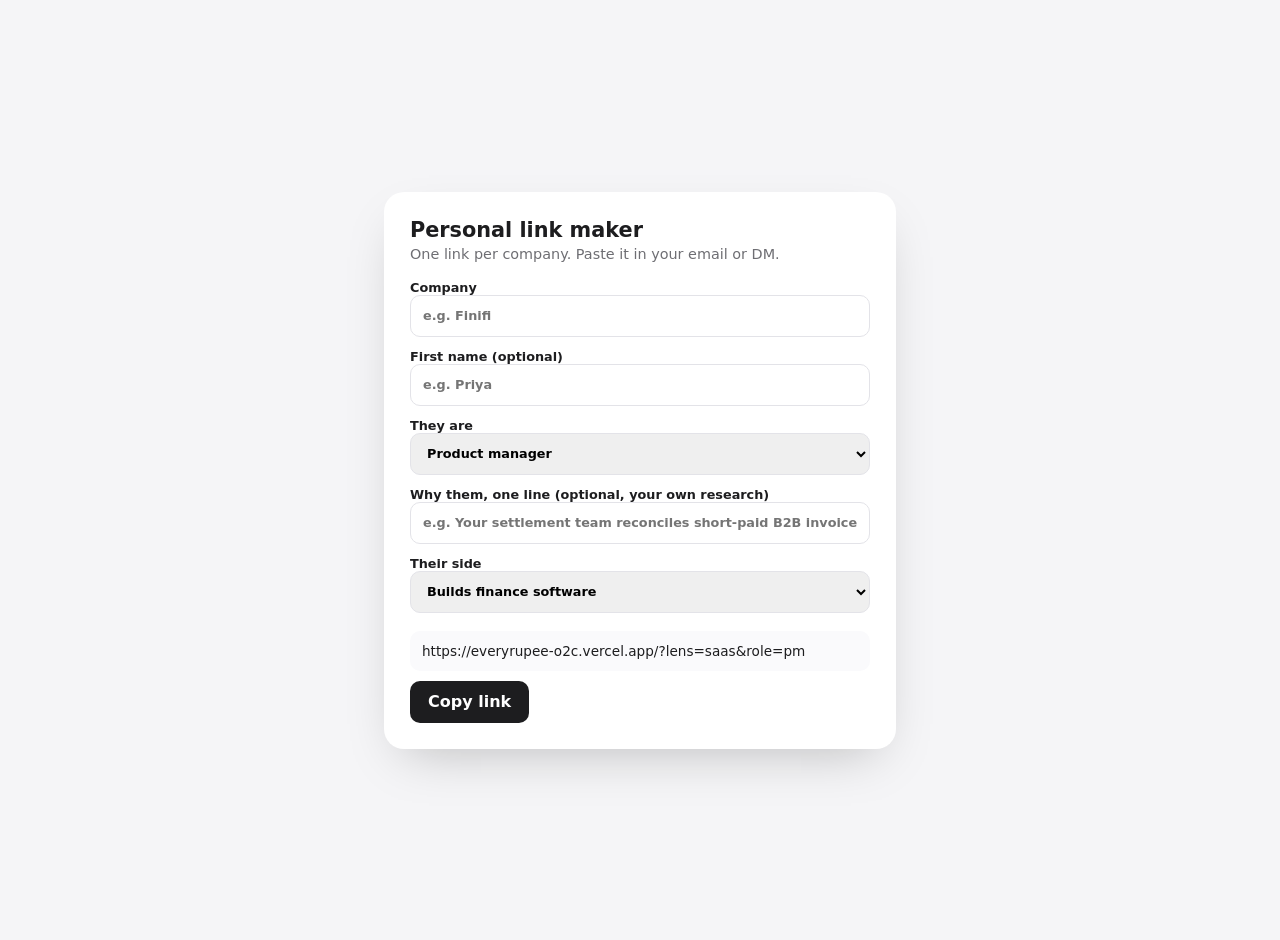
<file: site/make.html>
<!doctype html><html lang="en"><head><meta charset="utf-8"><meta name="viewport" content="width=device-width,initial-scale=1"><meta name="robots" content="noindex"><title>Link maker · Every Rupee</title><link rel="icon" href="favicon.svg">
<style>body{margin:0;font-family:Inter,system-ui,sans-serif;background:linear-gradient(160deg,#F5F5F7,#F5F5F7);color:#1D1D1F;min-height:100vh;display:grid;place-items:center;padding:20px}
.c{background:#fff;border-radius:20px;padding:26px;max-width:460px;width:100%;box-shadow:0 20px 50px -20px rgba(0,0,0,.25)}h1{font-size:1.3rem;margin:0 0 4px}p{color:#6E6E73;margin:0 0 18px;font-size:.9rem}
label{display:block;font-size:.8rem;font-weight:600;margin:12px 0 5px}input,select{width:100%;box-sizing:border-box;height:42px;border:1px solid #E3E3E8;border-radius:10px;padding:0 12px;font:inherit}
output{display:block;margin:18px 0 10px;padding:12px;background:#FAFAFC;border-radius:10px;font-size:.85rem;word-break:break-all}button{height:42px;border:0;border-radius:10px;padding:0 18px;background:#1D1D1F;color:#fff;font:inherit;font-weight:600;cursor:pointer}</style></head><body>
<div class="c"><h1>Personal link maker</h1><p>One link per company. Paste it in your email or DM.</p>
<label>Company<input id="co" placeholder="e.g. Finifi"></label><label>First name (optional)<input id="nm" placeholder="e.g. Priya"></label>
<label>They are<select id="rl"><option value="pm">Product manager</option><option value="hr">Hiring / TA</option><option value="fin">Finance leader</option><option value="founder">Founder</option></select></label>
<label>Why them, one line (optional, your own research)<input id="hk" maxlength="240" placeholder="e.g. Your settlement team reconciles short-paid B2B invoices daily."></label>
<label>Their side<select id="ln"><option value="saas">Builds finance software</option><option value="brand">Finance at a brand</option><option value="bank">Bank or NBFC</option></select></label>
<output id="o"></output><button id="cp">Copy link</button></div>
<script>var B='https://everyrupee-o2c.vercel.app/';function u(){var q=new URLSearchParams();var c=co.value.trim(),n=nm.value.trim();if(c)q.set('for',c);if(n)q.set('name',n);q.set('lens',ln.value);q.set('role',rl.value);if(hk.value.trim())q.set('hook',hk.value.trim());o.textContent=B+'?'+q.toString();}
[co,nm,ln,rl,hk].forEach(function(e){e.oninput=u});u();cp.onclick=function(){try{navigator.clipboard.writeText(o.textContent);cp.textContent='Copied'}catch(e){}}</script></body></html>
</file>
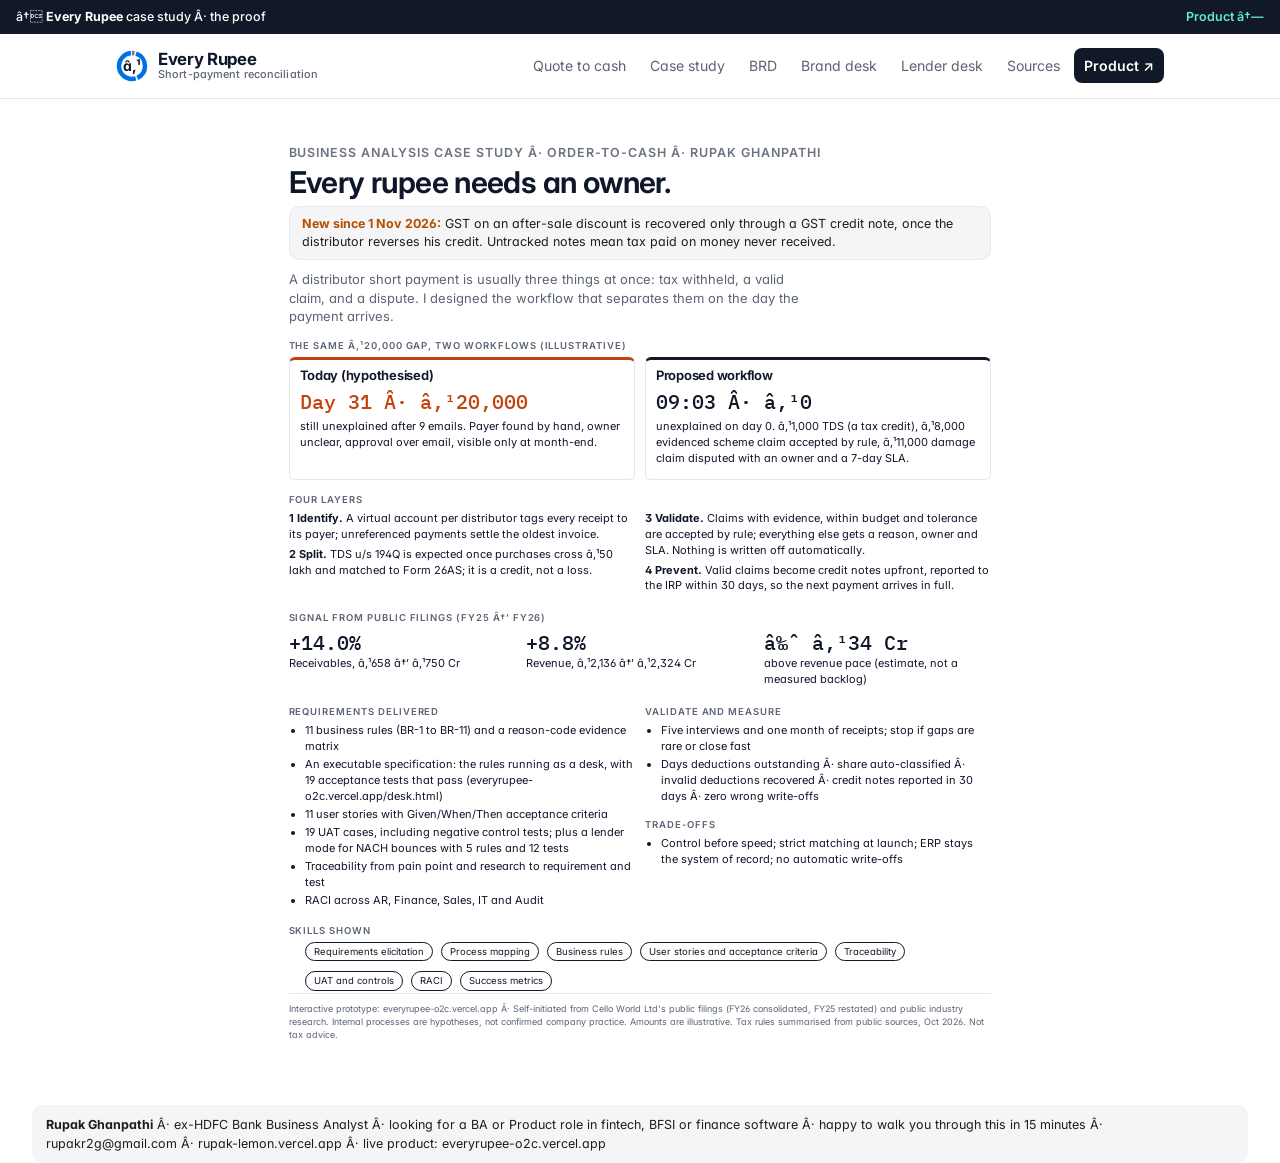
<file: site/onepager.html>
<!doctype html>
<html lang="en">
<head>
<meta charset="utf-8">
<meta name="viewport" content="width=device-width, initial-scale=1">
<title>One-Pager: Every Rupee</title>
<link rel="icon" href="favicon.svg" type="image/svg+xml">
<link href="https://fonts.googleapis.com/css2?family=Source+Serif+4:opsz,wght@8..60,500;8..60,600&family=Inter:wght@400;500;600&family=IBM+Plex+Mono:wght@500&display=swap" rel="stylesheet">
<link rel="stylesheet" href="styles.css">
<style>
  body { background: #fff; }
  .op { width: 186mm; margin: 0 auto; padding: 12mm 0; font-size: 11px; line-height: 1.45; }
  .op h1 { font-size: 30px; margin: 4px 0 6px; }
  .op h2 { font: 600 9.5px var(--sans); letter-spacing: .1em; text-transform: uppercase; color: var(--muted); margin: 14px 0 6px; }
  .op .lede { font-size: 13px; margin-bottom: 8px; }
  .row { display: grid; grid-template-columns: 1fr 1fr; gap: 10px; }
  .row3 { display: grid; grid-template-columns: repeat(3, 1fr); gap: 10px; }
  .box { border: 1px solid var(--line); border-radius: 6px; padding: 8px 10px; }
  .box.a { border-top: 3px solid var(--dispute); }
  .box.b { border-top: 3px solid var(--accent); }
  .box h3 { font-size: 13px; margin: 0 0 4px; }
  .big { font: 500 20px var(--mono); }
  .big.warn { color: var(--dispute); } .big.ok { color: var(--accent); }
  .op ol, .op ul { margin: 0; padding-left: 16px; }
  .op li { margin-bottom: 2px; }
  .op p { margin: 0 0 4px; }
  .op table { font-size: 10px; }
  .op th, .op td { padding: 4px 6px; }
  .op .chips li { font-size: 9.5px; padding: 2px 8px; }
  .foot2 { margin-top: 12px; padding-top: 8px; border-top: 1px solid var(--line); color: var(--muted); font-size: 9px; }
  @media print { @page { size: A4; margin: 0; } }
</style>
<link rel="stylesheet" href="product.css">
</head>
<body><div style="background:#111827;color:#E5E7EB;font:500 12.5px/1.4 Inter,Arial,sans-serif;padding:8px 16px;display:flex;justify-content:space-between;gap:10px;flex-wrap:wrap"><span><a href="index.html#proof" style="color:#fff;text-decoration:none">â† <b>Every Rupee</b> case study Â· the proof</a></span><a href="https://every-rupee-gets-owner.lovable.app" style="color:#5EEAD4;text-decoration:none;font-weight:600">Product â†—</a></div>
<header class="appbar"><div class="in"><a class="logo" href="./"><svg width="30" height="30" xmlns="http://www.w3.org/2000/svg" viewBox="0 0 32 32" role="img" aria-label="Every rupee, split and owned"><circle cx="16" cy="16" r="13" fill="none" stroke="#64748B" stroke-width="4.5" stroke-dasharray="2.48 79.20" stroke-dashoffset="0.00" transform="rotate(-90 16 16)"/><circle cx="16" cy="16" r="13" fill="none" stroke="#0071E3" stroke-width="4.5" stroke-dasharray="31.07 50.61" stroke-dashoffset="-4.08" transform="rotate(-90 16 16)"/><circle cx="16" cy="16" r="13" fill="none" stroke="#0071E3" stroke-width="4.5" stroke-dasharray="43.32 38.36" stroke-dashoffset="-36.76" transform="rotate(-90 16 16)"/><text x="16" y="21.2" text-anchor="middle" font-family="Inter,Arial,sans-serif" font-weight="700" font-size="14" fill="#111827">â‚¹</text></svg><span class="lw"><b>Every Rupee</b><small>Short-payment reconciliation</small></span></a><nav><a href="index.html" class="hide-s">Quote to cash</a><a href="case-study.html" class="hide-s">Case study</a><a href="brd.html" class="hide-s">BRD</a><a href="desk.html">Brand desk</a><a href="lender.html" class="hide-s">Lender desk</a><a href="sources.html" class="hide-s">Sources</a><a href="https://every-rupee-gets-owner.lovable.app" class="pri">Product ↗</a></nav></div></header>
<div class="op">
  <p class="eyebrow">Business analysis case study Â· Order-to-cash Â· Rupak Ghanpathi</p>
  <h1>Every rupee needs an owner.</h1>
<p style="margin:6px 0 10px;padding:8px 12px;border-radius:10px;background:#F5F5F7;border:1px solid #E8E8ED;font-size:12.5px;color:#1D1D1F"><b style="color:#B25000">New since 1 Nov 2026:</b> GST on an after-sale discount is recovered only through a GST credit note, once the distributor reverses his credit. Untracked notes mean tax paid on money never received.</p>
  <p class="lede">A distributor short payment is usually three things at once: tax withheld, a valid claim, and a dispute. I designed the workflow that separates them on the day the payment arrives.</p>

  <h2>The same â‚¹20,000 gap, two workflows (illustrative)</h2>
  <div class="row">
    <div class="box a"><h3>Today (hypothesised)</h3><p class="big warn">Day 31 Â· â‚¹20,000</p><p>still unexplained after 9 emails. Payer found by hand, owner unclear, approval over email, visible only at month-end.</p></div>
    <div class="box b"><h3>Proposed workflow</h3><p class="big ok">09:03 Â· â‚¹0</p><p>unexplained on day 0. â‚¹1,000 TDS (a tax credit), â‚¹8,000 evidenced scheme claim accepted by rule, â‚¹11,000 damage claim disputed with an owner and a 7-day SLA.</p></div>
  </div>

  <h2>Four layers</h2>
  <div class="row">
    <div><p><b>1 Identify.</b> A virtual account per distributor tags every receipt to its payer; unreferenced payments settle the oldest invoice.</p>
    <p><b>2 Split.</b> TDS u/s 194Q is expected once purchases cross â‚¹50 lakh and matched to Form 26AS; it is a credit, not a loss.</p></div>
    <div><p><b>3 Validate.</b> Claims with evidence, within budget and tolerance are accepted by rule; everything else gets a reason, owner and SLA. Nothing is written off automatically.</p>
    <p><b>4 Prevent.</b> Valid claims become credit notes upfront, reported to the IRP within 30 days, so the next payment arrives in full.</p></div>
  </div>

  <h2>Signal from public filings (FY25 â†’ FY26)</h2>
  <div class="row3">
    <div><span class="big">+14.0%</span><br>Receivables, â‚¹658 â†’ â‚¹750 Cr</div>
    <div><span class="big">+8.8%</span><br>Revenue, â‚¹2,136 â†’ â‚¹2,324 Cr</div>
    <div><span class="big">â‰ˆ â‚¹34 Cr</span><br>above revenue pace (estimate, not a measured backlog)</div>
  </div>

  <div class="row" style="margin-top:4px">
    <div>
      <h2>Requirements delivered</h2>
      <ul>
        <li>11 business rules (BR-1 to BR-11) and a reason-code evidence matrix</li>
        <li>An executable specification: the rules running as a desk, with 19 acceptance tests that pass (everyrupee-o2c.vercel.app/desk.html)</li>
        <li>11 user stories with Given/When/Then acceptance criteria</li>
        <li>19 UAT cases, including negative control tests; plus a lender mode for NACH bounces with 5 rules and 12 tests</li>
        <li>Traceability from pain point and research to requirement and test</li>
        <li>RACI across AR, Finance, Sales, IT and Audit</li>
      </ul>
    </div>
    <div>
      <h2>Validate and measure</h2>
      <ul>
        <li>Five interviews and one month of receipts; stop if gaps are rare or close fast</li>
        <li>Days deductions outstanding Â· share auto-classified Â· invalid deductions recovered Â· credit notes reported in 30 days Â· zero wrong write-offs</li>
      </ul>
      <h2>Trade-offs</h2>
      <ul>
        <li>Control before speed; strict matching at launch; ERP stays the system of record; no automatic write-offs</li>
      </ul>
    </div>
  </div>

  <h2>Skills shown</h2>
  <ul class="chips">
    <li>Requirements elicitation</li><li>Process mapping</li><li>Business rules</li><li>User stories and acceptance criteria</li><li>Traceability</li><li>UAT and controls</li><li>RACI</li><li>Success metrics</li>
  </ul>

  <p class="foot2">Interactive prototype: everyrupee-o2c.vercel.app Â· Self-initiated from Cello World Ltd's public filings (FY26 consolidated, FY25 restated) and public industry research. Internal processes are hypotheses, not confirmed company practice. Amounts are illustrative. Tax rules summarised from public sources, Oct 2026. Not tax advice.</p>
</div>
<p style="margin:14px 32px 0;padding:10px 14px;border-radius:10px;background:#F5F5F7;font-size:12.5px;color:#1D1D1F"><b>Rupak Ghanpathi</b> Â· ex-HDFC Bank Business Analyst Â· looking for a BA or Product role in fintech, BFSI or finance software Â· happy to walk you through this in 15 minutes Â· rupakr2g@gmail.com Â· rupak-lemon.vercel.app Â· live product: everyrupee-o2c.vercel.app</p>
</body>
</html>
</file>
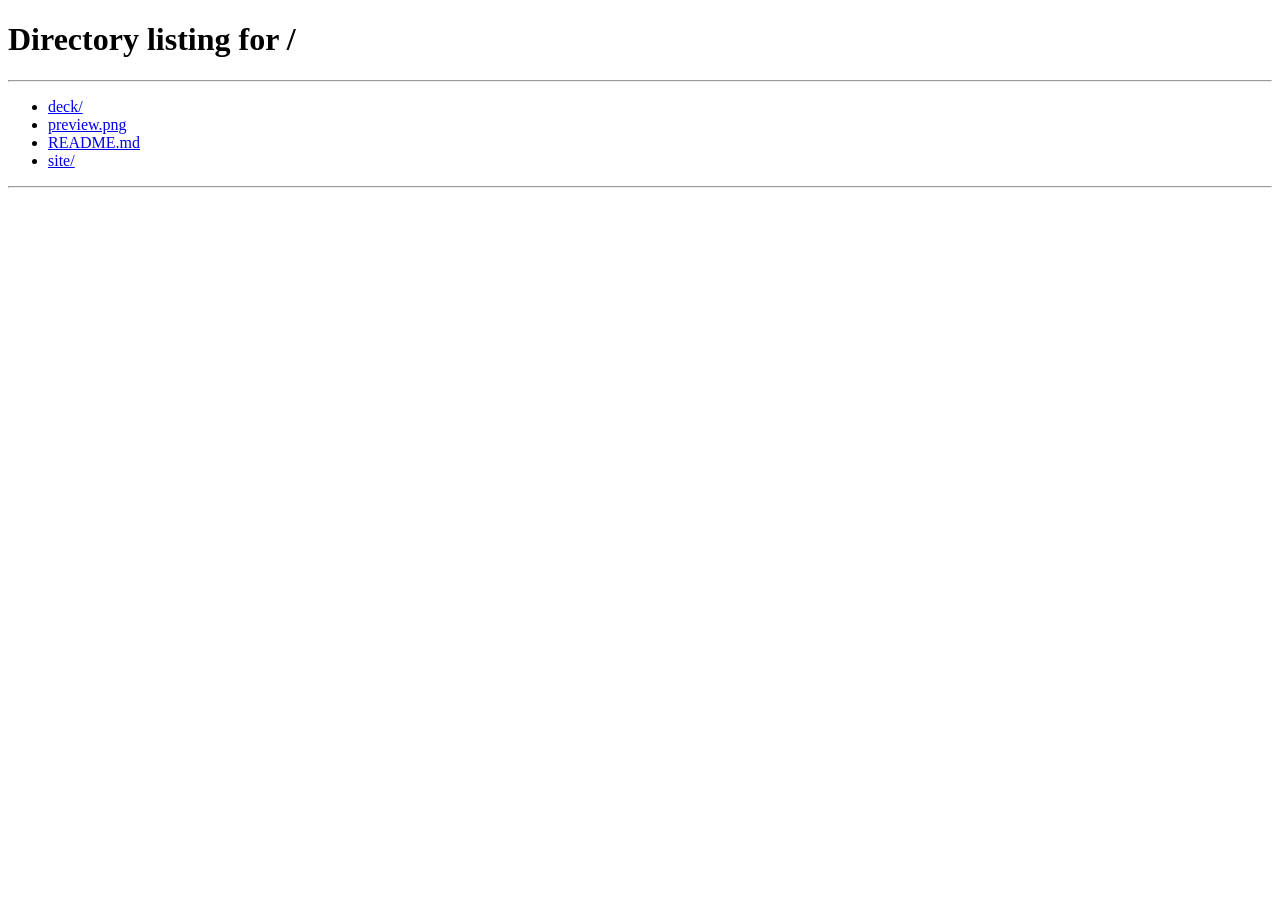
<file: site/overview.html>
<!doctype html><html lang="en"><head><meta charset="utf-8"><meta name="viewport" content="width=device-width,initial-scale=1">
<title>Every Rupee · Quote to Cash</title>
<link rel="canonical" href="https://everyrupee-o2c.vercel.app/">
<script>location.replace('/'+location.search+location.hash);</script>
<meta http-equiv="refresh" content="0; url=/">
</head><body style="font-family:Arial,sans-serif;padding:24px">This page has moved to the main case study… <a href="/">continue</a></body></html>
</file>
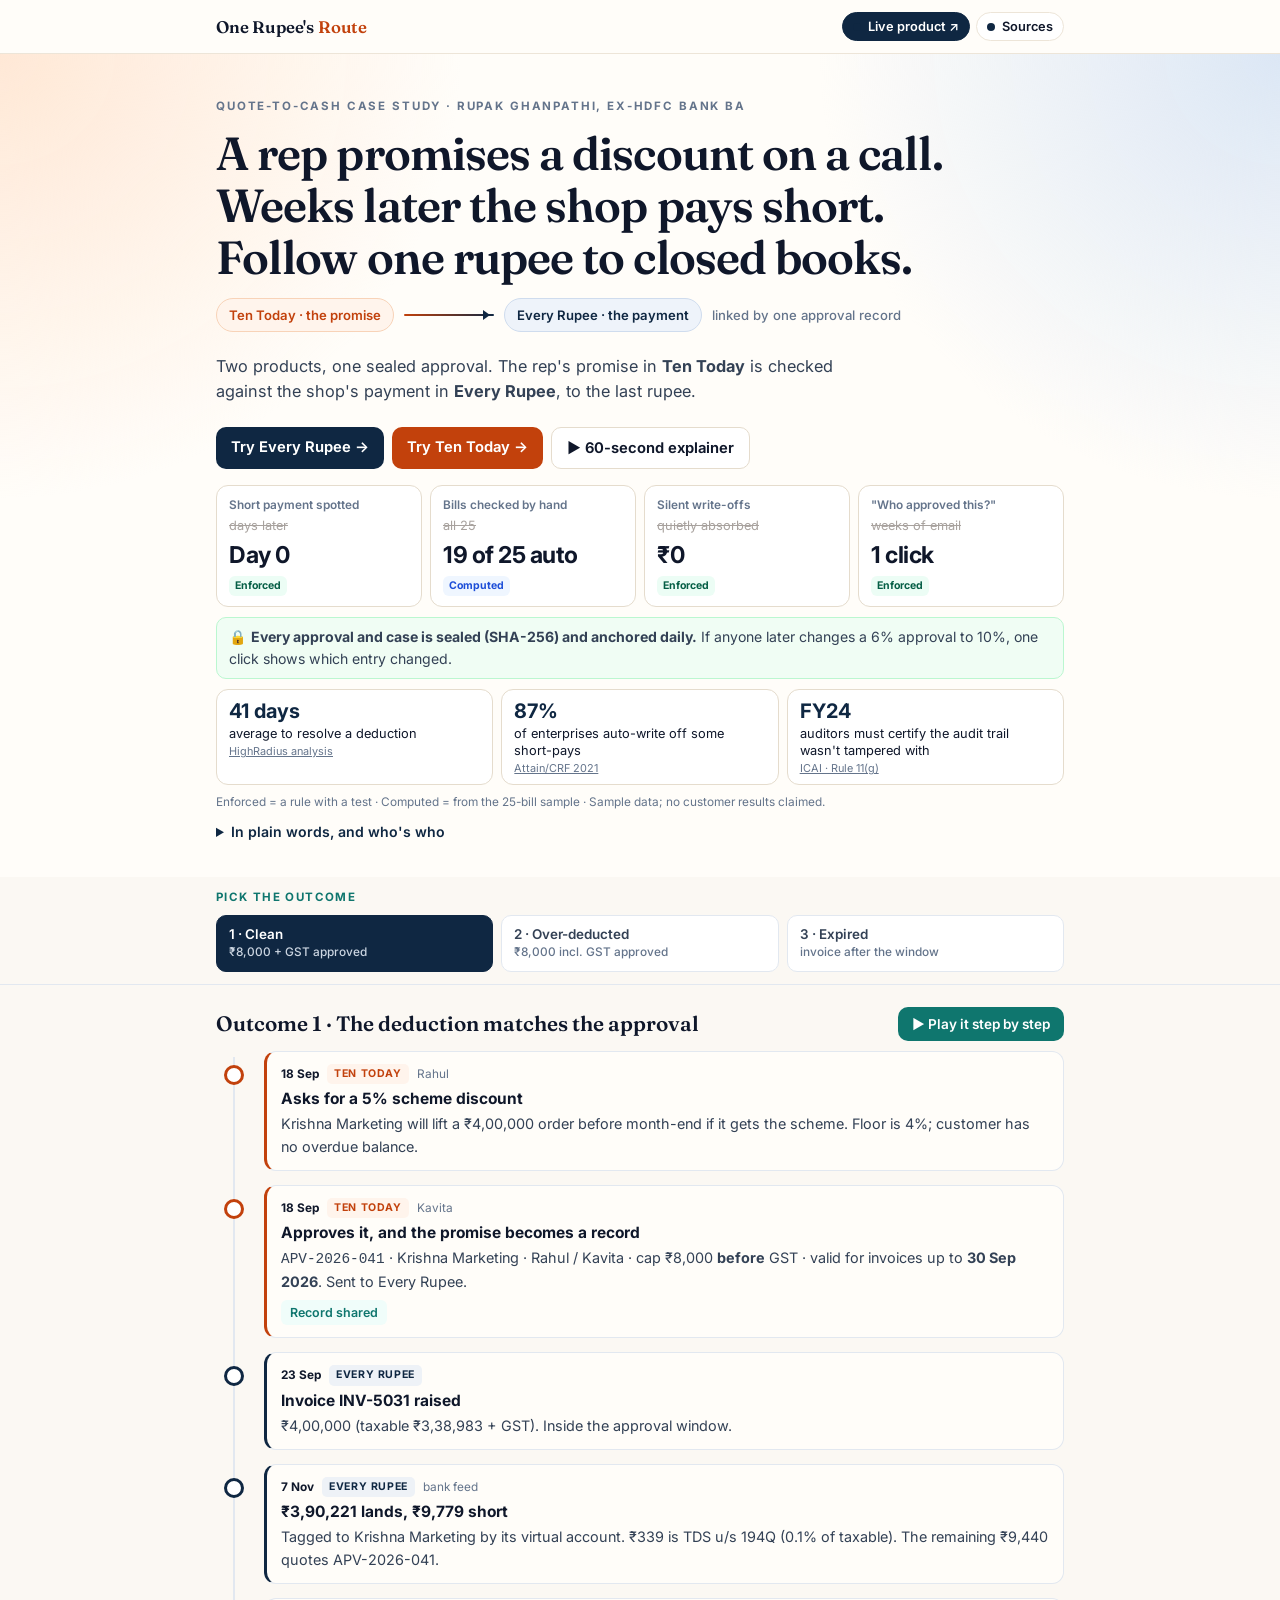
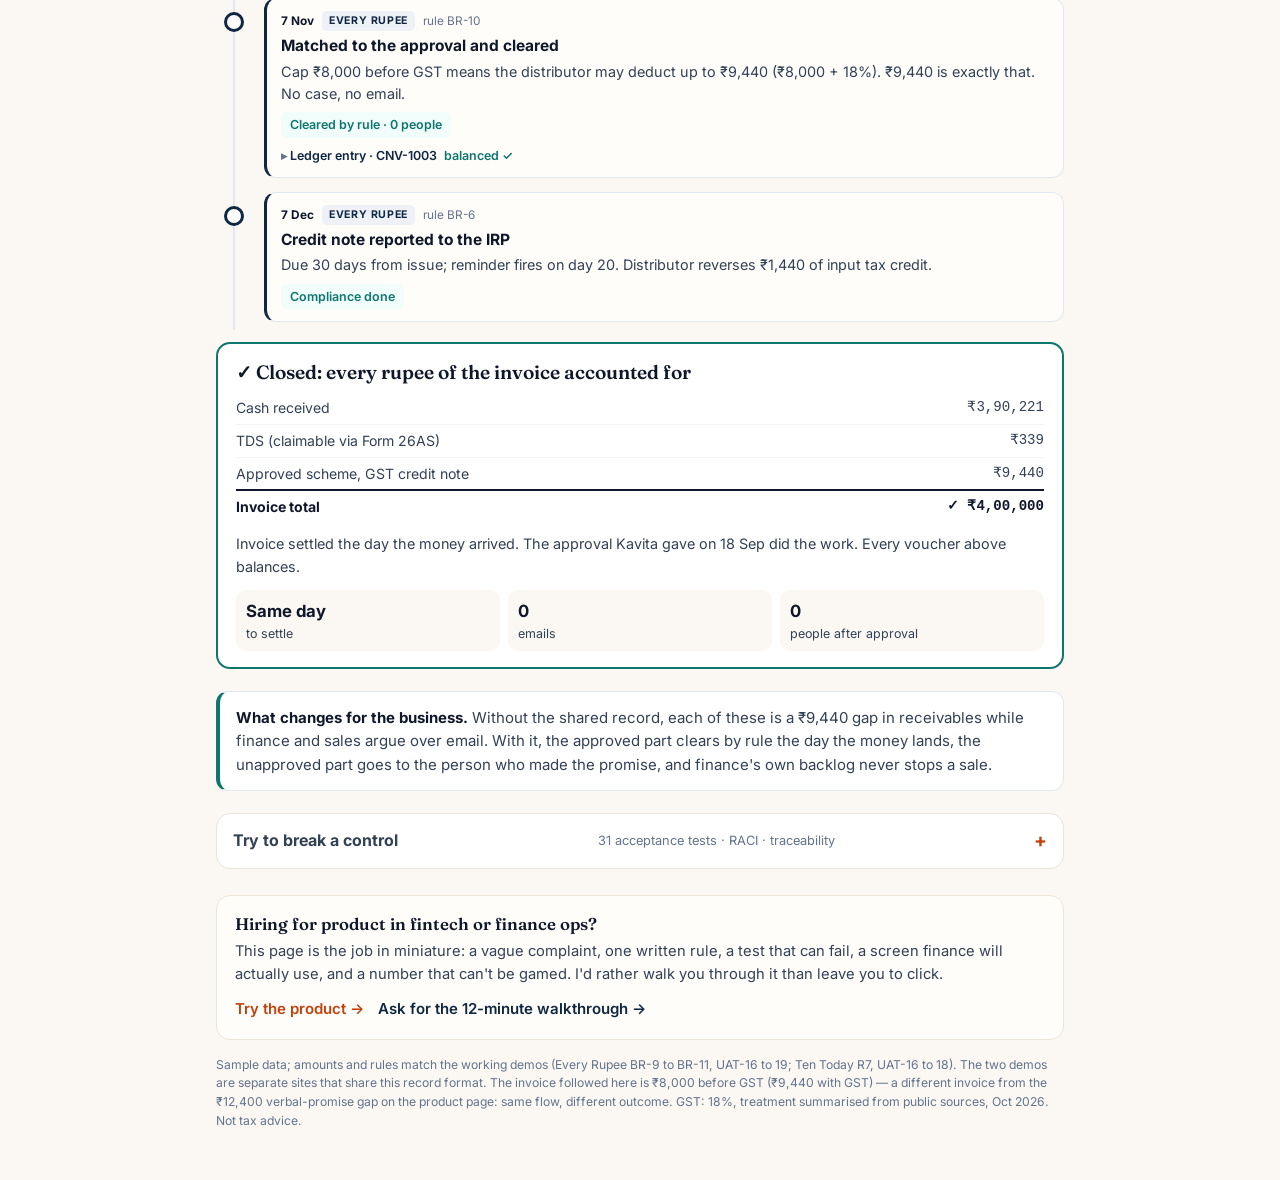
<file: site/route.html>
<!doctype html><html lang="en"><head><meta charset="utf-8"><meta name="viewport" content="width=device-width,initial-scale=1">
<title>One Rupee's Route · Every Rupee case study</title>
<link rel="canonical" href="https://everyrupee-o2c.vercel.app/">
<script>location.replace('index.html'+location.search+location.hash);</script>
<meta http-equiv="refresh" content="0; url=index.html">
</head><body style="font-family:Arial,sans-serif;padding:24px">Opening the case study… <a href="index.html">continue</a></body></html>
</file>
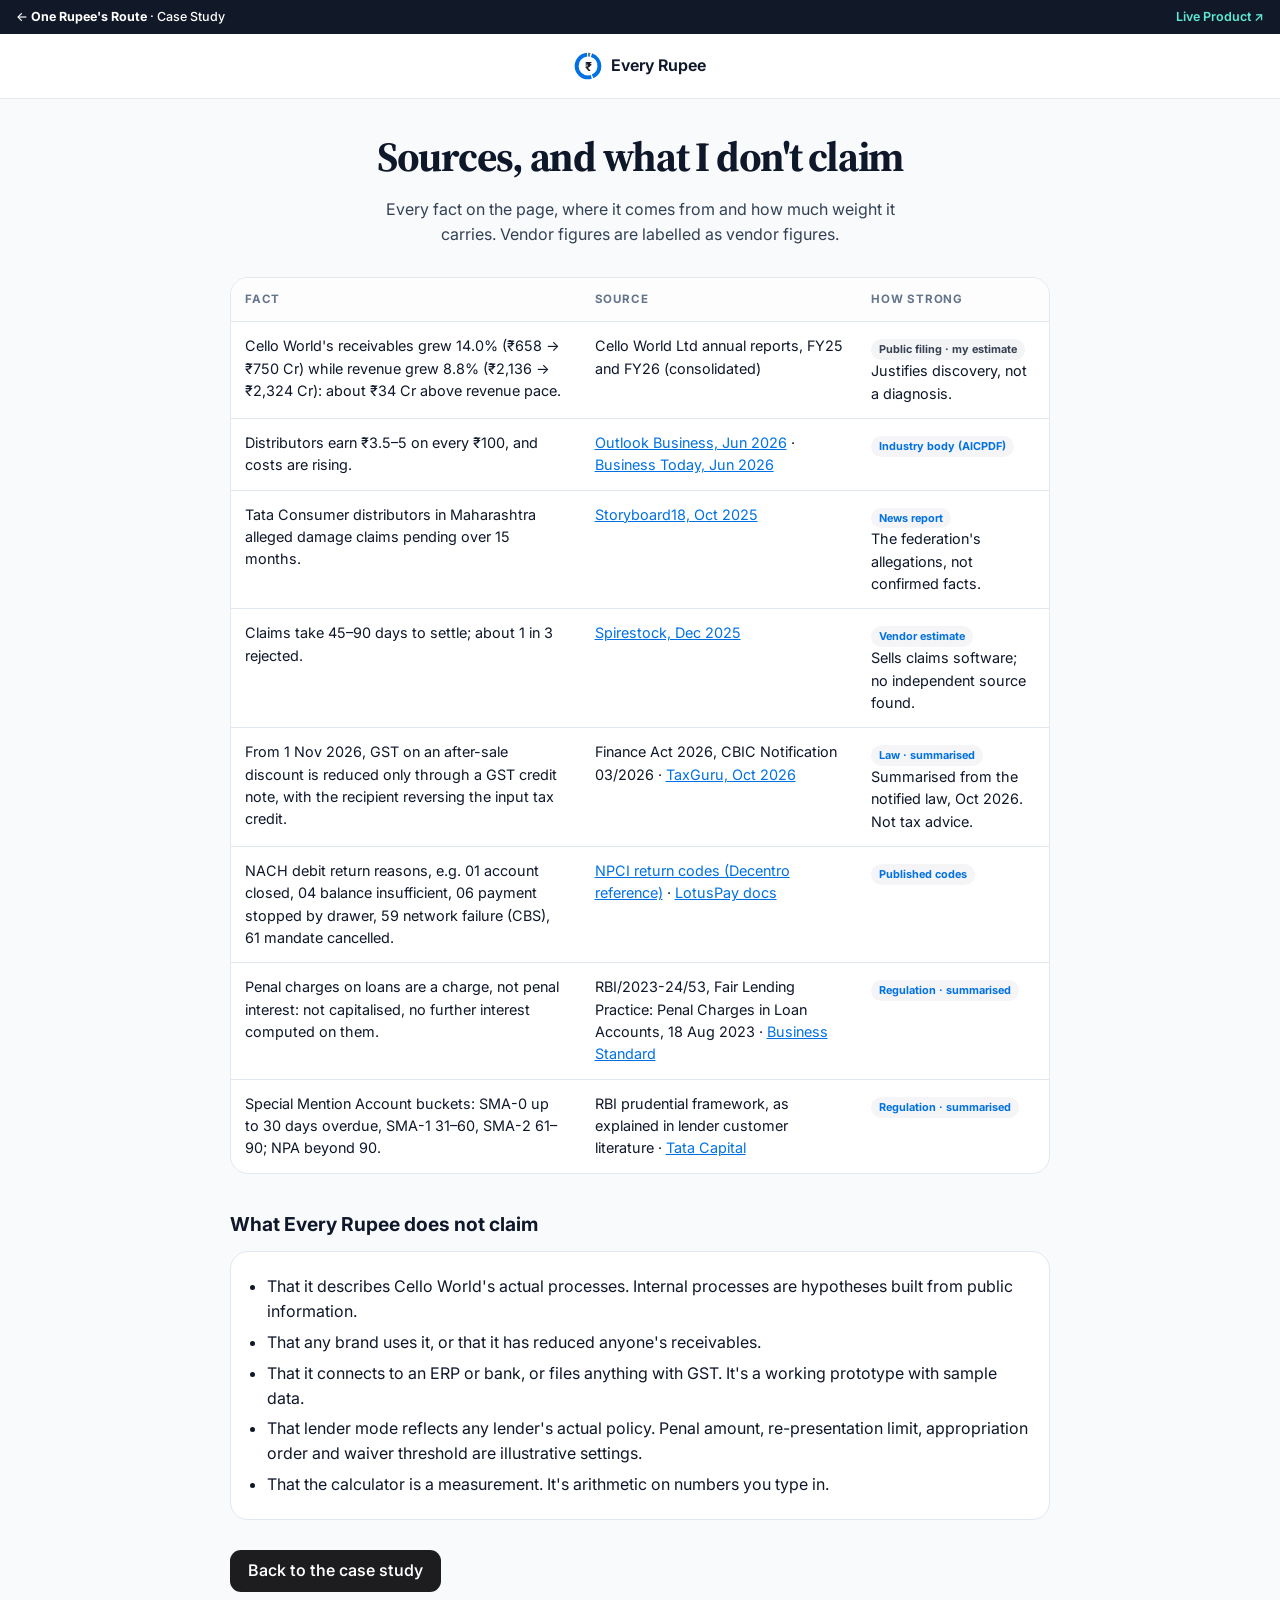
<file: site/sources.html>
<!doctype html>
<html lang="en"><head><meta charset="utf-8"><meta name="viewport" content="width=device-width, initial-scale=1">
<title>Sources · Every Rupee</title><meta name="description" content="Every fact behind Every Rupee, where it comes from, and what the product does not claim.">
<link rel="icon" href="favicon.svg" type="image/svg+xml">
<link href="https://fonts.googleapis.com/css2?family=Inter:wght@400;500;600;700&family=Source+Serif+4:opsz,wght@8..60,600&display=swap" rel="stylesheet">
<style>
:root{--ink:#1D1D1F;--ink2:#424245;--mut:#6E6E73;--line:#E8E8ED;--gd:#0071E3;--gold:#0071E3}
*{box-sizing:border-box}body{margin:0;font-family:Inter,system-ui,sans-serif;color:var(--ink);line-height:1.55;background:radial-gradient(40% 30% at 10% 0%,#D3F5E6,transparent 70%),radial-gradient(35% 28% at 95% 0%,#F5F5F7,transparent 70%),#FBFBFD no-repeat}
a{color:inherit}.col{max-width:860px;margin:0 auto;padding:0 20px}
header{display:flex;justify-content:center;padding:18px 0}.logo{display:flex;gap:9px;align-items:center;text-decoration:none;font-weight:650}
h1{font-family:'Source Serif 4',serif;font-size:clamp(1.9rem,4vw,2.6rem);letter-spacing:-.02em;text-align:center;margin:26px 0 8px}
.lead{text-align:center;color:var(--ink2);max-width:56ch;margin:0 auto 30px}
table{width:100%;border-collapse:separate;border-spacing:0;background:#fff;border:1px solid var(--line);border-radius:18px;overflow:hidden;font-size:.9rem}
th,td{text-align:left;padding:13px 14px;border-bottom:1px solid var(--line);vertical-align:top}th{font-size:.72rem;letter-spacing:.07em;text-transform:uppercase;color:var(--mut);background:#FDFDFE}
tr:last-child td{border-bottom:0}td a{color:var(--gd)}
.tag{display:inline-block;font-size:.68rem;font-weight:700;padding:2px 8px;border-radius:999px;margin-top:4px}.ind{background:#F5F5F7;color:var(--gd)}.ven{background:#F5F5F7;color:var(--gold)}.law{background:#F5F5F7;color:#0071E3}.own{background:#F3F4F6;color:#374151}
h2{font-size:1.2rem;margin:36px 0 12px}
ul{background:#fff;border:1px solid var(--line);border-radius:18px;padding:16px 16px 16px 36px;margin:0}li{margin:6px 0}
.back{display:inline-flex;margin:30px 0 50px;height:42px;align-items:center;padding:0 18px;border-radius:11px;background:linear-gradient(180deg,#1D1D1F,#1D1D1F);color:#fff;text-decoration:none;font-weight:550}
@media(max-width:640px){table,thead,tbody,tr,td,th{display:block}thead{display:none}td{border-bottom:0;padding:6px 14px}tr{border-bottom:1px solid var(--line);padding:8px 0}}

/* Enterprise finance theme */
:root{--ink:#0F172A;--ink2:#334155;--mut:#64748B;--line:#E2E8F0;--bg:#F8FAFC}
body{background:#F8FAFC!important;color:#0F172A}
.mesh,body:before{display:none!important}
header,.ph{background:rgba(255,255,255,.92)!important;border-bottom:1px solid #E2E8F0!important;backdrop-filter:blur(12px)}
h1{color:#0F172A!important;letter-spacing:-.03em!important}
h1 em,.phero h1 em,.phero h1 span{color:#64748B!important;-webkit-text-fill-color:#64748B!important;background:none!important}
.btn.g,.btn.primary,.pb.g,.appbar nav a.pri,.tabs2 button,.tourbtn,#tgo,.chip.p{background:#0F2742!important;color:#fff!important;border:1px solid #0F2742!important;border-radius:10px!important;box-shadow:0 1px 2px rgba(15,23,42,.12)!important;transform:none!important}
.btn.g:hover,.btn.primary:hover,.pb.g:hover,.tabs2 button:hover,.tourbtn:hover,#tgo:hover,.chip.p:hover{background:#1E3A5F!important}
.btn:not(.g):not(.primary):not(.small),.pb:not(.g),.chip:not(.p){background:#fff!important;color:#0F2742!important;border:1px solid #CBD5E1!important;border-radius:10px!important;box-shadow:none!important}
.btn:not(.g):not(.primary):not(.small):hover,.pb:not(.g):hover{background:#F1F5F9!important}
.btn.small{background:#fff!important;color:#0F2742!important;border:1px solid #CBD5E1!important;border-radius:8px!important}.btn.small:hover{background:#F1F5F9!important}
.btn.small.primary{background:#0F2742!important;color:#fff!important;border-color:#0F2742!important}
.card,.tile,.pane,.tw,.dp,.dec,.pz,.who,.askq,.exp,.faq,.ba table,.tr6 li,.nowst,.founder,.pflow,article.case{border-radius:12px!important;border-color:#E2E8F0!important;box-shadow:0 1px 2px rgba(15,23,42,.04)!important}
.dec{border-left:3px solid #0F2742!important}
.k,.step,.tt,.tw span,.pzk,.askq small,.tr6 small,.trk{color:#0F766E!important}
.tabs2 a.on{background:#0F2742!important;color:#fff!important}.tabs2 a.on i{background:rgba(255,255,255,.2)!important;color:#fff!important}
.kpi.lead{background:#F0FDFA!important;border:1px solid #99E2D6!important}.kpi.lead span{color:#0F766E!important}.kpi.lead b{color:#0F2742!important}
.modes a.on{background:#0F2742!important;border-color:#0F2742!important;color:#fff!important}
.plain{border-left-color:#0F766E!important;background:#F8FAFC!important}
.agerow i{background:#0F2742!important}
.s-tds{background:#94A3B8!important}.s-acc{background:#0F766E!important}.s-dis{background:#0F2742!important}
.hl{outline-color:#0F766E!important}
.dt i.on,.dt i.on{background:#0F766E!important}
a{color:inherit}.hlink{font-size:.88rem;font-weight:600;color:#334155;text-decoration:none;margin-left:18px}.hlink:hover{color:#0F2742}
footer{background:#fff!important}
@media(max-width:640px){.modes{gap:6px!important}.modes span{display:none}.modes a{font-size:.78rem!important;padding:6px 11px!important}.phero h1{font-size:1.7rem!important}.pflow{display:none}.hlink{margin-left:12px;font-size:.82rem}}
</style></head><body><div style="background:#111827;color:#E5E7EB;font:500 12.5px/1.4 Inter,Arial,sans-serif;padding:8px 16px;display:flex;justify-content:space-between;gap:10px;flex-wrap:wrap"><span><a href="index.html" style="color:#fff;text-decoration:none">← <b>One Rupee's Route</b> · Case Study</a></span><a href="https://every-rupee-gets-owner.lovable.app/demo" style="color:#5EEAD4;text-decoration:none;font-weight:600">Live Product ↗</a></div>
<header><a class="logo" href="./"><svg width="28" height="28" xmlns="http://www.w3.org/2000/svg" viewBox="0 0 32 32" role="img" aria-label="Every Rupee"><circle cx="16" cy="16" r="13" fill="none" stroke="#64748B" stroke-width="4.5" stroke-dasharray="2.48 79.20" transform="rotate(-90 16 16)"/><circle cx="16" cy="16" r="13" fill="none" stroke="#0071E3" stroke-width="4.5" stroke-dasharray="31.07 50.61" stroke-dashoffset="-4.08" transform="rotate(-90 16 16)"/><circle cx="16" cy="16" r="13" fill="none" stroke="#0071E3" stroke-width="4.5" stroke-dasharray="43.32 38.36" stroke-dashoffset="-36.76" transform="rotate(-90 16 16)"/><text x="16" y="21.2" text-anchor="middle" font-family="Inter,Arial,sans-serif" font-weight="700" font-size="14" fill="#111827">₹</text></svg><span>Every Rupee</span></a></header>
<main class="col">
<h1>Sources, and what I don't claim</h1>
<p class="lead">Every fact on the page, where it comes from and how much weight it carries. Vendor figures are labelled as vendor figures.</p>
<table><thead><tr><th>Fact</th><th>Source</th><th>How strong</th></tr></thead><tbody>
<tr><td>Cello World's receivables grew 14.0% (₹658 → ₹750 Cr) while revenue grew 8.8% (₹2,136 → ₹2,324 Cr): about ₹34 Cr above revenue pace.</td><td>Cello World Ltd annual reports, FY25 and FY26 (consolidated)</td><td><span class="tag own">Public filing · my estimate</span><br>Justifies discovery, not a diagnosis.</td></tr>
<tr><td>Distributors earn ₹3.5–5 on every ₹100, and costs are rising.</td><td><a href="https://www.outlookbusiness.com/news/fmcg-distributors-association-warns-of-protests-over-margins">Outlook Business, Jun 2026</a> · <a href="https://www.businesstoday.in/amp/india/story/give-us-margin-support-or-risk-rural-stockouts-distributors-warn-indias-fmcg-giants-535639-2026-06-08">Business Today, Jun 2026</a></td><td><span class="tag ind">Industry body (AICPDF)</span></td></tr>
<tr><td>Tata Consumer distributors in Maharashtra alleged damage claims pending over 15 months.</td><td><a href="https://www.storyboard18.com/how-it-works/tata-consumer-products-distributors-allege-mismanagement-call-for-non-cooperation-movement-82179.htm">Storyboard18, Oct 2025</a></td><td><span class="tag ind">News report</span><br>The federation's allegations, not confirmed facts.</td></tr>
<tr><td>Claims take 45–90 days to settle; about 1 in 3 rejected.</td><td><a href="https://spirestock.com/blog/distributor-claims-settlement-fmcg-india">Spirestock, Dec 2025</a></td><td><span class="tag ven">Vendor estimate</span><br>Sells claims software; no independent source found.</td></tr>
<tr><td>From 1 Nov 2026, GST on an after-sale discount is reduced only through a GST credit note, with the recipient reversing the input tax credit.</td><td>Finance Act 2026, CBIC Notification 03/2026 · <a href="https://taxguru.in/goods-and-service-tax/post-sale-discounts-ids-refunds-gst-1-november-2026.html">TaxGuru, Oct 2026</a></td><td><span class="tag law">Law · summarised</span><br>Summarised from the notified law, Oct 2026. Not tax advice.</td></tr>
<tr><td>NACH debit return reasons, e.g. 01 account closed, 04 balance insufficient, 06 payment stopped by drawer, 59 network failure (CBS), 61 mandate cancelled.</td><td><a href="https://docs.decentro.tech/reference/npci-error-codes-mandate-presentation">NPCI return codes (Decentro reference)</a> · <a href="https://juspay.io/in/docs/lotuspay/web/nach-debit-flow/ach-debit-rejection-and-return">LotusPay docs</a></td><td><span class="tag law">Published codes</span></td></tr>
<tr><td>Penal charges on loans are a charge, not penal interest: not capitalised, no further interest computed on them.</td><td>RBI/2023-24/53, Fair Lending Practice: Penal Charges in Loan Accounts, 18 Aug 2023 · <a href="https://www.business-standard.com/amp/finance/news/no-further-interest-on-penal-charges-rbi-issues-new-guidelines-for-loans-123081800156_1.html">Business Standard</a></td><td><span class="tag law">Regulation · summarised</span></td></tr>
<tr><td>Special Mention Account buckets: SMA-0 up to 30 days overdue, SMA-1 31–60, SMA-2 61–90; NPA beyond 90.</td><td>RBI prudential framework, as explained in lender customer literature · <a href="https://www.tatacapital.com/content/dam/tata-capital/pdf/tcl/examples-of-sma-npa-classification.pdf">Tata Capital</a></td><td><span class="tag law">Regulation · summarised</span></td></tr>
</tbody></table>
<h2>What Every Rupee does not claim</h2>
<ul>
<li>That it describes Cello World's actual processes. Internal processes are hypotheses built from public information.</li>
<li>That any brand uses it, or that it has reduced anyone's receivables.</li>
<li>That it connects to an ERP or bank, or files anything with GST. It's a working prototype with sample data.</li>
<li>That lender mode reflects any lender's actual policy. Penal amount, re-presentation limit, appropriation order and waiver threshold are illustrative settings.</li>
<li>That the calculator is a measurement. It's arithmetic on numbers you type in.</li>
</ul>
<a class="back" href="index.html">Back to the case study</a>
</main></body></html>
</file>
<file: site/styles.css>
:root {
  --bg: #F7F4EE;
  --surface: #FFFDF9;
  --ink: #1C2330;
  --muted: #5A6170;
  --line: #E2DCD0;
  --accent: #2F5D8A;
  --accent-soft: #E6EDF4;
  --tds: #7C93AC;
  --rev: #C9A227;
  --rev-soft: #F6EFD6;
  --dispute: #A0522D;
  --dispute-soft: #F5E9E1;
  --unk: #CFC7B8;
  --serif: "Source Serif 4", Georgia, serif;
  --sans: "Inter", system-ui, -apple-system, "Segoe UI", sans-serif;
  --mono: "IBM Plex Mono", ui-monospace, Consolas, monospace;
}
* { box-sizing: border-box; }
html { -webkit-text-size-adjust: 100%; }
body { margin: 0; background: var(--bg); color: var(--ink); font: 16px/1.55 var(--sans); }
.wrap { max-width: 1080px; margin: 0 auto; padding: 0 16px; }
h1, h2, h3 { font-family: var(--serif); font-weight: 600; line-height: 1.2; margin: 0 0 .5em; }
h1 { font-size: clamp(2.2rem, 7vw, 3.6rem); letter-spacing: -.01em; }
h2 { font-size: clamp(1.4rem, 4vw, 1.9rem); }
h3 { font-size: 1.1rem; }
p { margin: 0 0 1em; }
a { color: var(--accent); }
section { padding: 40px 16px; }
.mono { font-family: var(--mono); font-variant-numeric: tabular-nums; }
.eyebrow { font-size: .78rem; letter-spacing: .12em; text-transform: uppercase; color: var(--muted); font-weight: 600; margin-bottom: 12px; }
.kicker { font-family: var(--sans); font-size: .8rem; letter-spacing: .1em; text-transform: uppercase; color: var(--muted); font-weight: 600; margin: 0; }
.hero { padding-top: 48px; padding-bottom: 8px; }
.lede { font-size: clamp(1.05rem, 2.6vw, 1.3rem); max-width: 40em; }
.sub { color: var(--muted); font-size: .92rem; }
.note { font-size: .85rem; color: var(--muted); }
.num { text-align: right; white-space: nowrap; }

/* buttons */
.btn { font: 500 .92rem var(--sans); padding: 10px 14px; border-radius: 6px; border: 1px solid var(--line); background: var(--surface); color: var(--ink); cursor: pointer; text-align: left; }
.btn:hover { border-color: var(--accent); }
.btn.small { padding: 6px 12px; font-size: .85rem; }
.btn:focus-visible, .tabs button:focus-visible, .term:focus-visible { outline: 2px solid var(--accent); outline-offset: 2px; }
.linkbtn { font: inherit; color: var(--accent); background: none; border: 0; padding: 0; text-decoration: underline; cursor: pointer; }
.term { font: inherit; color: inherit; background: none; border: 0; padding: 0; cursor: help; text-decoration: underline dotted var(--accent); text-underline-offset: 3px; }
.pop { position: absolute; z-index: 10; background: var(--ink); color: #fff; font-size: .85rem; line-height: 1.45; padding: 10px 12px; border-radius: 6px; box-shadow: 0 6px 20px rgba(0,0,0,.15); }

/* race */
.race-wrap { padding-top: 16px; }
.race-head { display: flex; flex-wrap: wrap; justify-content: space-between; align-items: center; gap: 8px 16px; margin-bottom: 4px; }
.race-ctl { display: flex; gap: 6px; }
.progress { height: 3px; background: var(--line); border-radius: 2px; margin: 4px 0 16px; overflow: hidden; }
.progress span { display: block; height: 100%; width: 0; background: var(--accent); }
.race { display: grid; gap: 16px; }
.lane { background: var(--surface); border: 1px solid var(--line); border-radius: 10px; padding: 16px; min-width: 0; }
.lane.asis { border-top: 3px solid var(--dispute); }
.lane.tobe { border-top: 3px solid var(--accent); }
.lane-h { display: flex; flex-wrap: wrap; align-items: baseline; justify-content: space-between; gap: 2px 12px; margin-bottom: 12px; }
.lane-t { font-family: var(--serif); font-weight: 600; font-size: 1.15rem; }
.lane-sub { font-size: .8rem; color: var(--muted); }
.meter { display: grid; grid-template-columns: 1.4fr 1fr 1fr; gap: 8px; margin-bottom: 12px; }
.meter div { border: 1px solid var(--line); border-radius: 6px; padding: 8px 10px; min-width: 0; }
.meter span { display: block; font-size: .7rem; color: var(--muted); text-transform: uppercase; letter-spacing: .05em; }
.meter b { display: block; font-size: 1.05rem; font-weight: 500; white-space: nowrap; overflow: hidden; text-overflow: ellipsis; }
.meter div:first-child b { font-size: 1.35rem; }
.warn { color: var(--dispute); }
.zero { color: var(--accent); }
.feed { list-style: none; margin: 0; padding: 0; }
.feed li { display: grid; grid-template-columns: 52px 1fr; gap: 10px; padding: 10px 0; border-top: 1px solid var(--line); font-size: .9rem; }
.feed .when { font-size: .78rem; color: var(--muted); padding-top: 2px; }
.feed li.new { animation: rise .4s ease-out; }
@keyframes rise { from { opacity: 0; transform: translateY(-6px); } to { opacity: 1; transform: none; } }
.tag { display: inline-block; font-size: .72rem; font-weight: 600; padding: 2px 8px; border-radius: 10px; margin-top: 6px; }
.tag.pain, .tag.disp { background: var(--dispute-soft); color: var(--dispute); }
.tag.tds, .tag.id { background: #EAEFF4; color: #3E5670; }
.tag.ok { background: var(--accent-soft); color: var(--accent); }
.tag.rev { background: var(--rev-soft); color: #7A6213; }
.feed li > div > .tag { display: table; }
.bar { display: flex; height: 10px; border-radius: 5px; overflow: hidden; background: var(--unk); }
.seg { height: 100%; transition: width .4s ease; }
.seg-unk, .k-unk { background: var(--unk); }
.seg-tds, .k-tds { background: var(--tds); }
.seg-ok, .k-ok { background: var(--accent); }
.seg-rev, .k-rev { background: var(--rev); }
.seg-disp, .k-disp { background: var(--dispute); }
.legend { list-style: none; padding: 0; margin: 8px 0 8px; display: flex; flex-wrap: wrap; gap: 2px 14px; font-size: .8rem; min-height: 1.3em; }
.legend i { display: inline-block; width: 9px; height: 9px; border-radius: 2px; margin-right: 5px; }
.verdict { margin-top: 16px; padding: 14px 16px; border-left: 3px solid var(--accent); background: var(--accent-soft); border-radius: 0 8px 8px 0; animation: rise .4s ease-out; }
.verdict p { margin: 0; }
@media (prefers-reduced-motion: reduce) { .feed li.new, .verdict { animation: none; } .seg { transition: none; } }

/* at a glance */
.glance { padding-top: 24px; }
.glance-grid { display: grid; gap: 20px; margin: 16px 0 20px; }
.glance-grid p { margin: 0; font-size: .95rem; }
.chips { list-style: none; padding: 0; margin: 0; display: flex; flex-wrap: wrap; gap: 8px; }
.chips li { font-size: .82rem; padding: 5px 12px; border: 1px solid var(--accent); color: var(--accent); border-radius: 16px; background: var(--surface); }

/* try */
.try-grid { display: grid; gap: 12px; margin-top: 16px; }
.card { background: var(--surface); border: 1px solid var(--line); border-radius: 10px; padding: 16px; min-width: 0; }
.card > p:last-child { margin-bottom: 0; }
.param { display: block; margin-bottom: 12px; font-size: .9rem; }
.param input { display: block; width: 100%; margin-top: 6px; accent-color: var(--accent); }
.check { display: flex; gap: 8px; align-items: flex-start; font-size: .9rem; margin-bottom: 12px; }
.check input { width: 18px; height: 18px; margin-top: 2px; accent-color: var(--accent); flex: none; }
.kpi { margin: 10px 0 0; font-size: .9rem; }
.kpi b { font-size: 1.3rem; color: var(--accent); margin-right: 4px; }
.break-grid { display: grid; gap: 8px; }
.blocked:empty { display: none; }
.blocked { margin-top: 12px; border: 1px solid var(--dispute); background: var(--dispute-soft); border-radius: 6px; padding: 10px 12px; font-size: .9rem; }
.blocked b { color: var(--dispute); }
.flag { font-weight: 600; color: var(--dispute); margin: 10px 0 6px; font-size: .9rem; }
.slack { border: 1px solid var(--line); border-left: 4px solid #4A154B; border-radius: 6px; padding: 10px 12px; background: #fff; font-size: .88rem; }
.slack-h { display: flex; flex-wrap: wrap; justify-content: space-between; gap: 2px 12px; margin-bottom: 6px; }
.slack-h span { color: var(--muted); font-size: .72rem; }
.slack p { margin: 0; }
.cal { display: flex; flex-wrap: wrap; gap: 6px 16px; margin-top: 10px; font-size: .85rem; }
.audit { margin: 0; padding-left: 0; list-style: none; font: .76rem/1.5 var(--mono); color: var(--muted); max-height: 260px; overflow-y: auto; }
.audit li { padding: 3px 0; border-bottom: 1px dashed var(--line); }
.audit li.blk { color: var(--dispute); }

/* tables */
table { width: 100%; border-collapse: collapse; font-size: .9rem; background: var(--surface); }
th, td { text-align: left; padding: 9px 12px; border-bottom: 1px solid var(--line); vertical-align: top; }
thead th { font-weight: 600; color: var(--muted); font-size: .76rem; text-transform: uppercase; letter-spacing: .05em; background: #F1ECE3; }
table.mini td { padding: 7px 0; font-size: .86rem; }
table.mini td + td { padding-left: 10px; }
tr.tot td { font-weight: 600; }
td small { display: block; color: var(--muted); font-size: .76rem; margin-top: 2px; }
.tbl-wrap { overflow-x: auto; border: 1px solid var(--line); border-radius: 8px; }
.rules td:first-child, td.id { font-weight: 600; color: var(--accent); white-space: nowrap; }
.raci td:not(:first-child), .raci th:not(:first-child) { text-align: center; }
a.idlink { white-space: nowrap; }
.hl { animation: hl 2s ease-out; }
@keyframes hl { from { background: var(--rev-soft); } to { background: transparent; } }

/* why */
.signal { display: grid; grid-template-columns: repeat(3, 1fr); gap: 8px; margin: 0 0 12px; }
.signal div { border-left: 2px solid var(--accent); padding-left: 10px; }
.signal b { display: block; font-size: clamp(1.1rem, 4vw, 1.6rem); font-weight: 500; color: var(--accent); }
.signal span { font-size: .8rem; color: var(--muted); }

/* spec */
.tabs { display: flex; gap: 2px; border-bottom: 1px solid var(--line); margin-top: 16px; overflow-x: auto; }
.tabs button { flex: 0 0 auto; font: 500 .9rem var(--sans); color: var(--muted); background: none; border: 0; border-bottom: 2px solid transparent; padding: 10px 12px; cursor: pointer; }
.tabs button[aria-selected="true"] { color: var(--ink); border-bottom-color: var(--accent); }
.pane { background: var(--surface); border: 1px solid var(--line); border-top: 0; border-radius: 0 0 8px 8px; padding: 16px; }
.pane .note { margin: 10px 0 0; }
.stories { padding-left: 20px; margin: 0; font-size: .9rem; }
.stories li { margin-bottom: 10px; }
.stories i { display: block; color: var(--muted); margin-top: 2px; }
.exports { margin: 12px 0 0; }

/* close */
.close-grid { display: grid; gap: 24px; }
.close-grid h2 { font-size: 1.25rem; }
.plain { padding-left: 18px; margin: 0; font-size: .92rem; }
.plain li { margin-bottom: 6px; }
.downloads { display: flex; flex-wrap: wrap; gap: 12px; margin: 28px 0 0; }
.downloads a { border: 1px solid var(--accent); padding: 10px 14px; border-radius: 6px; text-decoration: none; font-weight: 500; }
.foot { padding: 32px 16px 48px; border-top: 1px solid var(--line); font-size: .82rem; color: var(--muted); }

@media (min-width: 760px) {
  .race { grid-template-columns: 1fr 1fr; }
  .feed { min-height: 420px; }
  .glance-grid { grid-template-columns: repeat(3, 1fr); }
  .try-grid { grid-template-columns: repeat(3, 1fr); }
  .break-grid { grid-template-columns: 1fr; }
  .close-grid { grid-template-columns: 1.3fr 1fr 1fr; }
}
@media (max-width: 759px) {
  .feed li:nth-child(n+4) { display: none; }
  .audit { max-height: 180px; }
}
@media (max-width: 480px) {
  .tabs { overflow-x: visible; flex-wrap: wrap; gap: 0; }
  .tabs button { flex: 1 1 auto; padding: 10px 8px; font-size: .84rem; text-align: center; }
  .feed li { grid-template-columns: 44px 1fr; }
}

/* print: the case study PDF is generated from this page */
@media print {
  @page { size: A4; margin: 14mm 12mm; }
  body { background: #fff; font-size: 12px; }
  section { padding: 16px 0; }
  .wrap { max-width: none; padding: 0; }
  .race-ctl, .progress, .tabs, .exports, .cal, .pop, .break-grid, .blocked, #try .param, #try .check, .downloads, .linkbtn { display: none !important; }
  .race { grid-template-columns: 1fr 1fr; }
  .feed { min-height: 0; }
  .feed li { display: grid !important; }
  .feed li.new, .verdict { animation: none; }
  .glance-grid, .try-grid { grid-template-columns: repeat(3, 1fr); }
  .close-grid { grid-template-columns: 1.3fr 1fr 1fr; }
  [data-pane] { display: block !important; margin-bottom: 14px; }
  [data-pane]::before { display: block; font: 600 13px var(--serif); margin: 6px 0; }
  [data-pane="rules"]::before { content: "Business rules"; }
  [data-pane="codes"]::before { content: "Reason codes"; }
  [data-pane="trace"]::before { content: "Traceability"; }
  [data-pane="stories"]::before { content: "User stories and acceptance criteria"; }
  [data-pane="uat"]::before { content: "UAT cases"; }
  [data-pane="raci"]::before { content: "RACI"; }
  .pane { border: 0; padding: 0; }
  .audit { max-height: none; }
  .card, .lane, tr, .stories li, .glance-grid > div { break-inside: avoid; }
  #spec, #close { break-before: page; }
  .term { text-decoration: none; }
  a.idlink { color: inherit; text-decoration: none; }
}
</file>
<file: site/product.css>
/* Product theme: neutral, crisp, app-like. Loaded last; overrides the editorial look. */
:root{--bg:#F7F6F2;--surface:#FFFFFF;--ink:#0F172A;--muted:#5B6474;--line:#E4E7EC;--accent:#0071E3;--accent-soft:#F5F5F7;--serif:"Inter",system-ui,sans-serif;--rev:#B7791F;--rev-soft:#FEF6E7;--dispute:#C2410C;--dispute-soft:#FFF1EA;--tds:#64748B}
body{background:var(--bg);color:var(--ink);font-feature-settings:"cv11","ss01";-webkit-font-smoothing:antialiased}
h1,h2,h3{font-family:var(--sans);letter-spacing:-.02em;font-weight:650}
h1{font-size:clamp(1.9rem,4.6vw,2.7rem);line-height:1.12}
h2{font-size:clamp(1.2rem,2.6vw,1.45rem)}
.lede{color:var(--muted);font-size:clamp(1rem,2vw,1.12rem)}
.eyebrow,.kicker{color:var(--accent);letter-spacing:.08em}
.appbar{position:sticky;top:0;z-index:40;background:rgba(255,255,255,.86);backdrop-filter:saturate(1.4) blur(10px);-webkit-backdrop-filter:saturate(1.4) blur(10px);border-bottom:1px solid var(--line)}
.appbar .in{max-width:1080px;margin:0 auto;padding:0 16px;height:56px;display:flex;align-items:center;gap:16px}
.appbar .logo{display:flex;align-items:center;gap:10px;font-weight:650;font-size:.95rem;color:var(--ink);text-decoration:none;white-space:nowrap}
.appbar .logo i{width:26px;height:26px;border-radius:7px;background:linear-gradient(135deg,#99C9FF,#0071E3);display:grid;place-items:center;color:#fff;font-style:normal;font-size:.8rem;font-weight:700}
.appbar nav{margin-left:auto;display:flex;gap:4px;align-items:center}
.appbar nav a{font-size:.88rem;color:var(--muted);text-decoration:none;padding:7px 10px;border-radius:8px}
.appbar nav a:hover{background:var(--bg);color:var(--ink)}
.appbar nav a.on{color:var(--ink);background:var(--bg);font-weight:600}
.appbar nav a.pri{background:var(--accent);color:#fff;font-weight:600}
.appbar nav a.pri:hover{background:#0071E3}
@media(max-width:640px){.appbar nav a.hide-s{display:none}.appbar .logo span{display:none}}
.card,.wwh-c,.skills a,details.fold>summary,.kpi,.case,.glance-grid>div{border-radius:12px;border-color:var(--line);box-shadow:0 1px 2px rgba(16,24,40,.05)}
.skills a{transition:border-color .15s,box-shadow .15s,transform .15s}
.skills a:hover{border-color:var(--accent);box-shadow:0 6px 16px -8px rgba(13,148,136,.35);transform:translateY(-1px)}
.skills b,.wwh-c b{font-family:var(--sans);color:var(--ink);font-weight:650}
.wwh-c b{font-size:1rem}
.cta,.btn.primary{background:var(--accent);border-color:var(--accent);border-radius:9px;font-weight:600;box-shadow:0 1px 2px rgba(16,24,40,.1)}
.cta:hover,.btn.primary:hover{background:#0071E3}
.btn{border-radius:9px}
details.fold>summary{display:flex;align-items:center;gap:6px;transition:background .15s}
details.fold>summary:hover{background:#FBFCFD}
details.fold>summary::after{content:"";margin-left:auto;width:8px;height:8px;border-right:2px solid var(--muted);border-bottom:2px solid var(--muted);transform:rotate(45deg);transition:transform .2s}
details.fold[open]>summary::after{content:"";transform:rotate(-135deg)}
.mono,.kpi b{font-feature-settings:"tnum"}
.note{background:var(--accent-soft);border-color:#EEF5FF;color:#33415C}
.type{border-radius:6px}
footer,.foot{color:var(--muted)}
.bar-top{top:56px;background:rgba(246,247,249,.92);backdrop-filter:blur(8px)}
th{background:#F8FAFC!important;color:var(--muted)}table{font-feature-settings:"tnum"}

.hero-grid{display:grid;gap:24px;align-items:center}
@media(min-width:900px){.hero-grid{grid-template-columns:1.15fr .85fr}}
.preview{display:block;text-decoration:none;color:var(--ink);background:#fff;border:1px solid var(--line);border-radius:14px;padding:14px;box-shadow:0 12px 32px -16px rgba(16,24,40,.25);transition:transform .2s,box-shadow .2s}
.preview:hover{transform:translateY(-2px);box-shadow:0 18px 40px -18px rgba(13,148,136,.4)}
.pv-h{display:flex;justify-content:space-between;align-items:center;margin-bottom:10px;font-size:.88rem}
.pv-chip{font-size:.7rem;font-weight:600;padding:3px 8px;border-radius:999px;background:var(--bg);color:var(--muted)}
.pv-chip.g{background:#F5F5F7;color:#0071E3}
.pv-k{display:grid;grid-template-columns:repeat(3,1fr);gap:8px;margin-bottom:10px}
.pv-k div{background:var(--bg);border-radius:9px;padding:8px}
.pv-k span{display:block;font-size:.66rem;text-transform:uppercase;letter-spacing:.06em;color:var(--muted);font-weight:600}
.pv-k b{font-family:var(--mono);font-size:1rem;font-weight:500}.pv-k b.ok{color:#0071E3}
.pv-bar{display:flex;height:6px;border-radius:3px;overflow:hidden;margin-bottom:10px}.pv-bar i{display:block}
.pv-l{list-style:none;margin:0 0 10px;padding:0;font-size:.8rem}
.pv-l li{display:grid;grid-template-columns:auto 1fr auto;gap:2px 8px;padding:7px 0;border-top:1px solid var(--line);align-items:center}
.pv-l code{font-size:.72rem;color:var(--muted)}.pv-l b{font-family:var(--mono);font-weight:500}
.pv-l em{grid-column:2/4;font-style:normal;font-size:.7rem;font-weight:600}.pv-l em.w{color:#B7791F}.pv-l em.g{color:#0071E3}
.pv-f{display:flex;justify-content:space-between;align-items:center;font-size:.82rem;color:var(--accent);font-weight:600}
@media(min-width:1000px){.shell{display:grid;grid-template-columns:170px minmax(0,1fr);gap:28px;max-width:1240px}}
.side{display:none}
@media(min-width:1000px){.side{display:flex;flex-direction:column;gap:2px;position:sticky;top:130px;align-self:start;padding-top:22px}}
.side p{font-size:.7rem;text-transform:uppercase;letter-spacing:.08em;color:var(--muted);font-weight:600;margin:0 0 6px 10px}
.side a,.side button{font:inherit;font-size:.88rem;text-align:left;color:var(--muted);text-decoration:none;padding:7px 10px;border-radius:8px;background:none;border:0;cursor:pointer}
.side a:hover,.side button:hover{background:#fff;color:var(--ink)}
.side button{color:var(--accent);font-weight:600;margin-top:6px}
html{scroll-padding-top:130px}
@media print{.appbar,.side{display:none!important}}
.appbar+.dk{padding-top:28px}

body{background:radial-gradient(900px 480px at 88% -60px,#F5F5F7 0%,transparent 70%),radial-gradient(800px 460px at -8% 6%,#F5F5F7 0%,transparent 68%),radial-gradient(700px 500px at 50% 110%,#FFF3DC 0%,transparent 70%),linear-gradient(180deg,#FBFAF6 0%,#F8F8F5 100%);background-attachment:fixed}
.cta,.btn.primary,.appbar nav a.pri{background:linear-gradient(135deg,#2997FF,#0071E3);border-color:#0071E3}
.cta:hover,.btn.primary:hover,.appbar nav a.pri:hover{background:linear-gradient(135deg,#0071E3,#0071E3)}
.mini{font-size:.72rem;text-transform:uppercase;letter-spacing:.06em;color:var(--accent);margin-right:6px}
.why2{text-transform:none;letter-spacing:0;font-weight:400;color:var(--muted);font-size:.82rem;margin-left:6px}
.tabs2{position:sticky;top:56px;z-index:30;display:flex;gap:4px;overflow-x:auto;padding:8px 0;margin:6px 0 0;background:rgba(251,250,246,.9);backdrop-filter:blur(8px);border-bottom:1px solid var(--line)}
.tabs2 a,.tabs2 button{flex:none;display:flex;align-items:center;gap:6px;font:inherit;font-size:.86rem;color:var(--muted);text-decoration:none;padding:7px 12px;border-radius:999px;background:none;border:1px solid transparent;cursor:pointer;white-space:nowrap}
.tabs2 a:hover{background:#fff;border-color:var(--line);color:var(--ink)}
.tabs2 i{font-style:normal;width:18px;height:18px;border-radius:50%;display:grid;place-items:center;font-size:.68rem;font-weight:700;background:var(--accent-soft);color:var(--accent)}
.tabs2 button{margin-left:auto;color:#fff;background:linear-gradient(135deg,#2997FF,#0071E3);font-weight:600}
.bar-top{position:static!important;background:none!important;backdrop-filter:none!important;border:0!important}
html{scroll-padding-top:120px}
.mini{font-weight:700}

/* Final look: white product UI, graphite actions, one soft colour glow behind the hero. */
:root{--accent:#111827;--accent-soft:#F4F4F5;--bg:#FFFFFF}
body{background:#fff!important}
.hero,.appbar+.dk{position:relative}
.hero::before,.appbar+.dk::before{content:"";position:absolute;left:-30vw;right:-30vw;top:-80px;height:560px;z-index:-1;pointer-events:none;background:radial-gradient(40% 60% at 75% 30%,rgba(255,170,140,.5),transparent 70%),radial-gradient(35% 55% at 95% 10%,rgba(190,160,255,.45),transparent 70%),radial-gradient(40% 60% at 55% 0%,rgba(255,214,150,.5),transparent 70%),radial-gradient(35% 50% at 20% 10%,rgba(160,220,255,.32),transparent 70%);filter:blur(10px)}
.eyebrow,.kicker,.step,.mini{color:#6B7280!important}
.cta,.btn.primary,.appbar nav a.pri,.tabs2 button{background:#111827!important;border-color:#111827!important;color:#fff!important}
.cta:hover,.btn.primary:hover,.appbar nav a.pri:hover,.tabs2 button:hover{background:#000!important}
.appbar{background:rgba(255,255,255,.72)!important}
.appbar .logo i{background:linear-gradient(135deg,#FF9A7A,#B79CFF)!important}
.skills a,.wwh-c,.card{background:rgba(255,255,255,.88)}
.skills a:hover{border-color:#111827;box-shadow:0 8px 20px -10px rgba(17,24,39,.3)}
.tabs2{background:rgba(255,255,255,.85)!important}
.tabs2 i{background:#F4F4F5;color:#111827}
.pv-f{color:#111827}
a{color:#111827}

/* Money: green and gold light, amounts as the hero. */
.hero::before,.appbar+.dk::before{background:radial-gradient(40% 60% at 78% 25%,rgba(52,199,89,.30),transparent 70%),radial-gradient(38% 55% at 96% 6%,rgba(250,204,21,.32),transparent 70%),radial-gradient(40% 60% at 55% 0%,rgba(167,243,208,.45),transparent 70%),radial-gradient(35% 50% at 18% 8%,rgba(253,230,138,.35),transparent 70%)!important}
.hero::after{content:"₹";position:absolute;right:4%;top:40px;font:700 340px/1 var(--sans);color:rgba(0,113,227,.05);z-index:-1;pointer-events:none}
.appbar .logo i{background:linear-gradient(135deg,#34C759,#CA8A04)!important}
.pv-k b,.pv-l b{color:#1D1D1F}.pv-k b{font-size:1.15rem}
.money{display:grid;grid-template-columns:1fr;gap:8px;margin:22px 0 8px}
@media(min-width:900px){.money{grid-template-columns:1.1fr auto 1fr 1fr 1fr;align-items:stretch}}
.money>div{border-radius:12px;padding:12px 14px;background:rgba(255,255,255,.9);border:1px solid var(--line)}
.m-in{background:#111827!important;color:#fff;border-color:#111827!important}
.m-in span{display:block;font-size:.72rem;opacity:.7}.m-in b{font-family:var(--mono);font-size:1.5rem;font-weight:500}
.m-arrow{display:none!important}
@media(min-width:900px){.m-arrow{display:grid!important;place-items:center;border:0!important;background:none!important;font-size:1.4rem;color:#9CA3AF;padding:0 2px!important}}
.m-s b{display:block;font-family:var(--mono);font-size:1.45rem;font-weight:500;letter-spacing:-.01em}
.m-s span{display:block;font-size:.76rem;color:var(--muted);line-height:1.35;margin-top:2px}
.m-tds{border-top:3px solid #64748B!important}.m-tds b{color:#334155}
.m-acc{border-top:3px solid #0071E3!important}.m-acc b{color:#0071E3}
.m-dis{border-top:3px solid #0071E3!important}.m-dis b{color:#B25000}
html,body{overflow-x:clip}
.appbar .logo{gap:10px}.appbar .logo svg{flex:none}.lw{display:flex;flex-direction:column;line-height:1.05}.lw b{font-size:.98rem;letter-spacing:-.02em}.lw small{font-size:.68rem;color:var(--muted);font-weight:500;letter-spacing:.01em}@media(max-width:640px){.appbar .logo span{display:flex!important}.lw small{display:none}}
/* Left-aligned brand + single-line nav in the app bar */
.appbar .in{display:flex;align-items:center;justify-content:space-between;height:64px;gap:12px}
.appbar .logo{gap:10px;flex-shrink:0}
.appbar .logo svg{width:32px;height:32px}
.lw{align-items:flex-start}.lw b{font-size:1.05rem}.lw small{font-size:.68rem}
.appbar nav{margin-left:auto;display:flex;align-items:center;gap:4px;flex-wrap:nowrap}
.appbar nav a{white-space:nowrap}
.bar-top{top:64px}.tabs2{top:64px}html{scroll-padding-top:128px}
@media(max-width:760px){.appbar nav a.hide-s{display:none}.lw small{display:none}}

/* ---- narrow screens: header wraps, nav scrolls instead of colliding ---- */
@media(max-width:900px){.appbar .in{height:auto;flex-wrap:wrap;padding:8px 12px;gap:8px}.appbar nav{margin-left:0;width:100%;order:3;justify-content:flex-start;overflow-x:auto;scrollbar-width:none}.appbar nav::-webkit-scrollbar{display:none}.appbar nav a{white-space:nowrap}}
</file>
